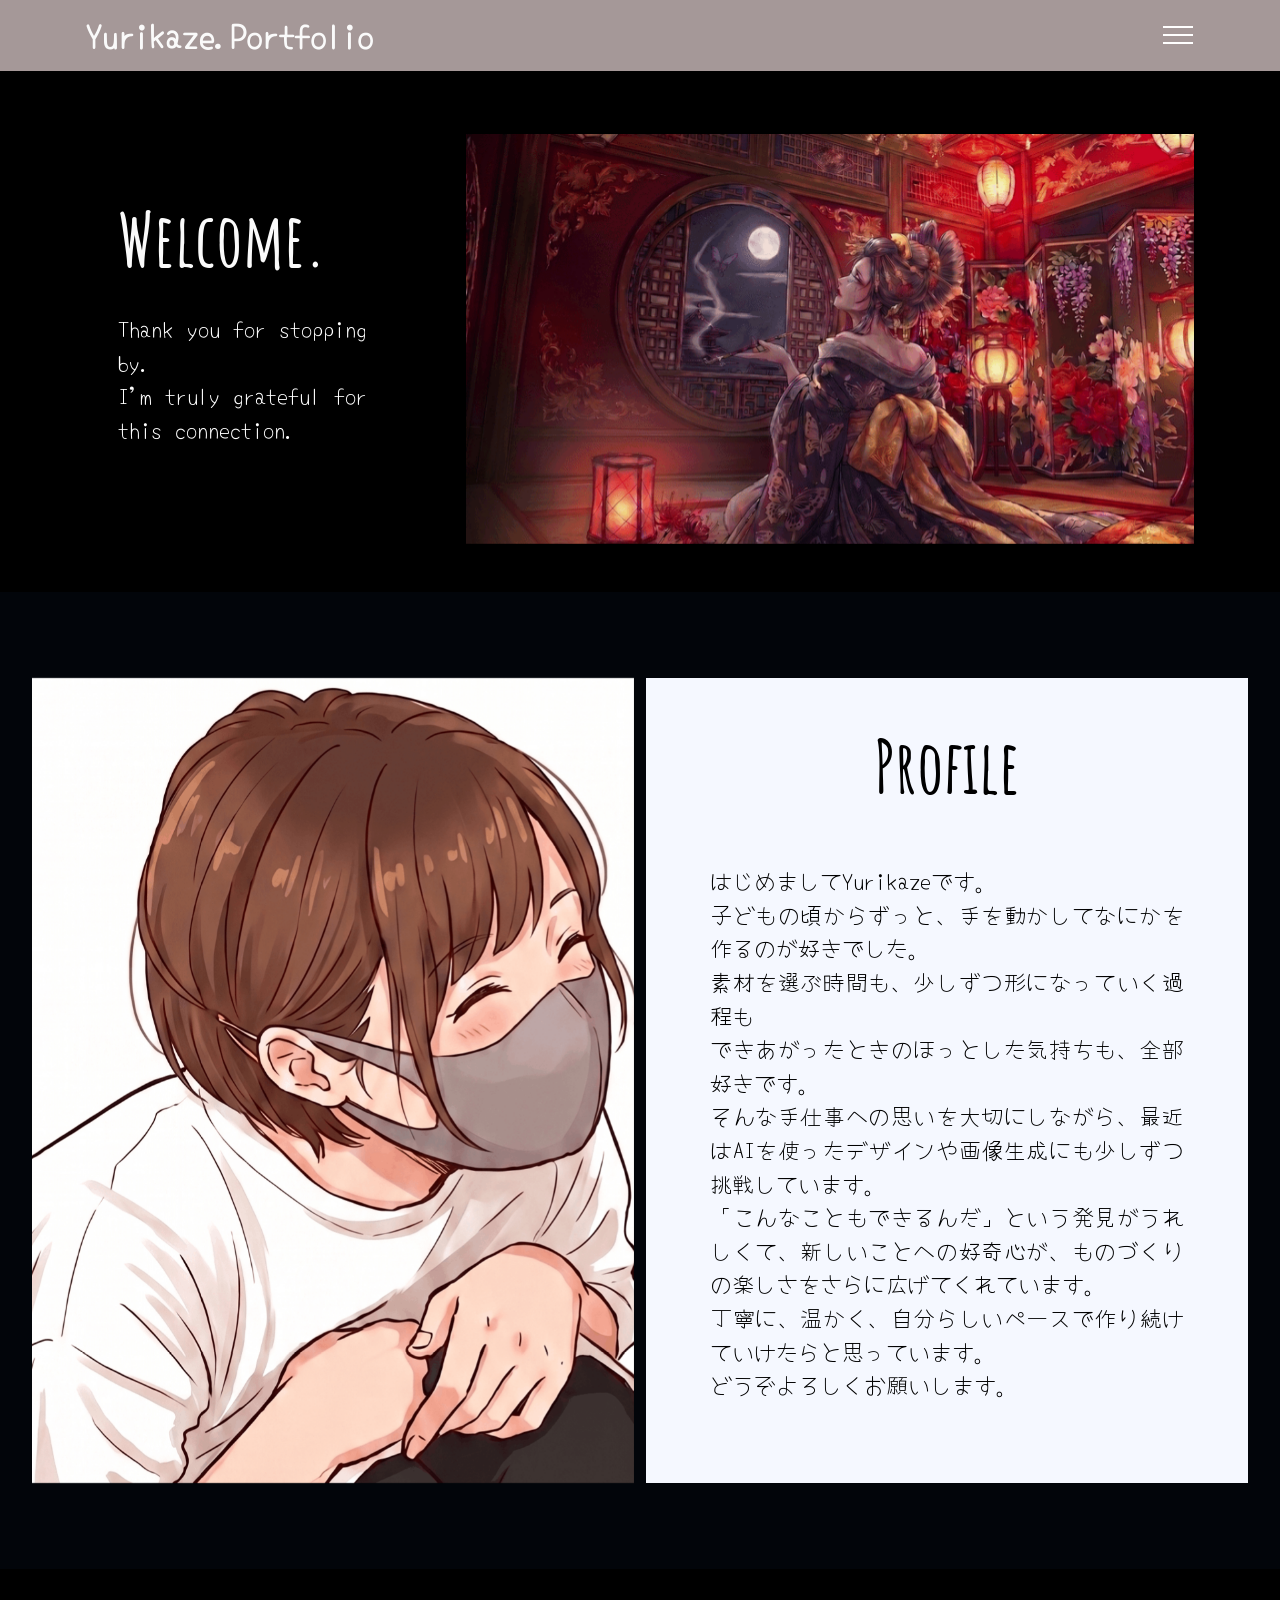
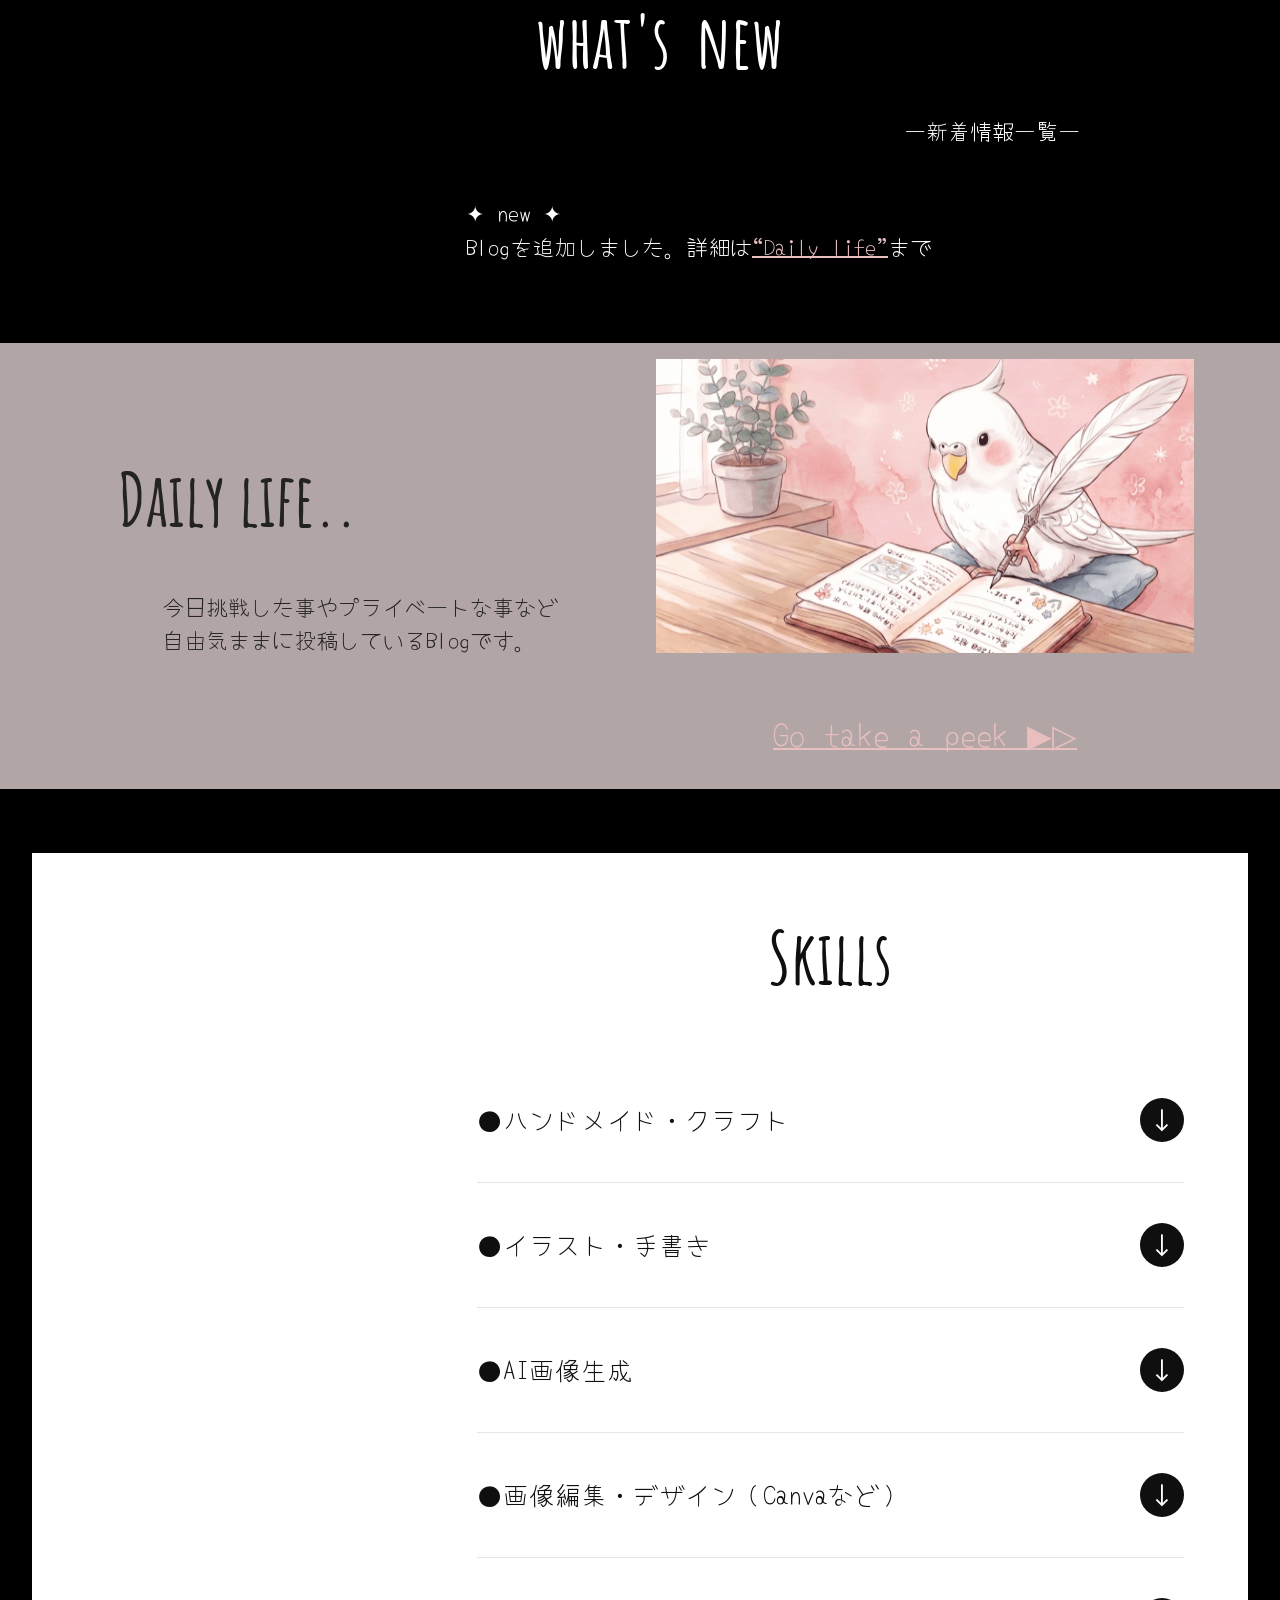
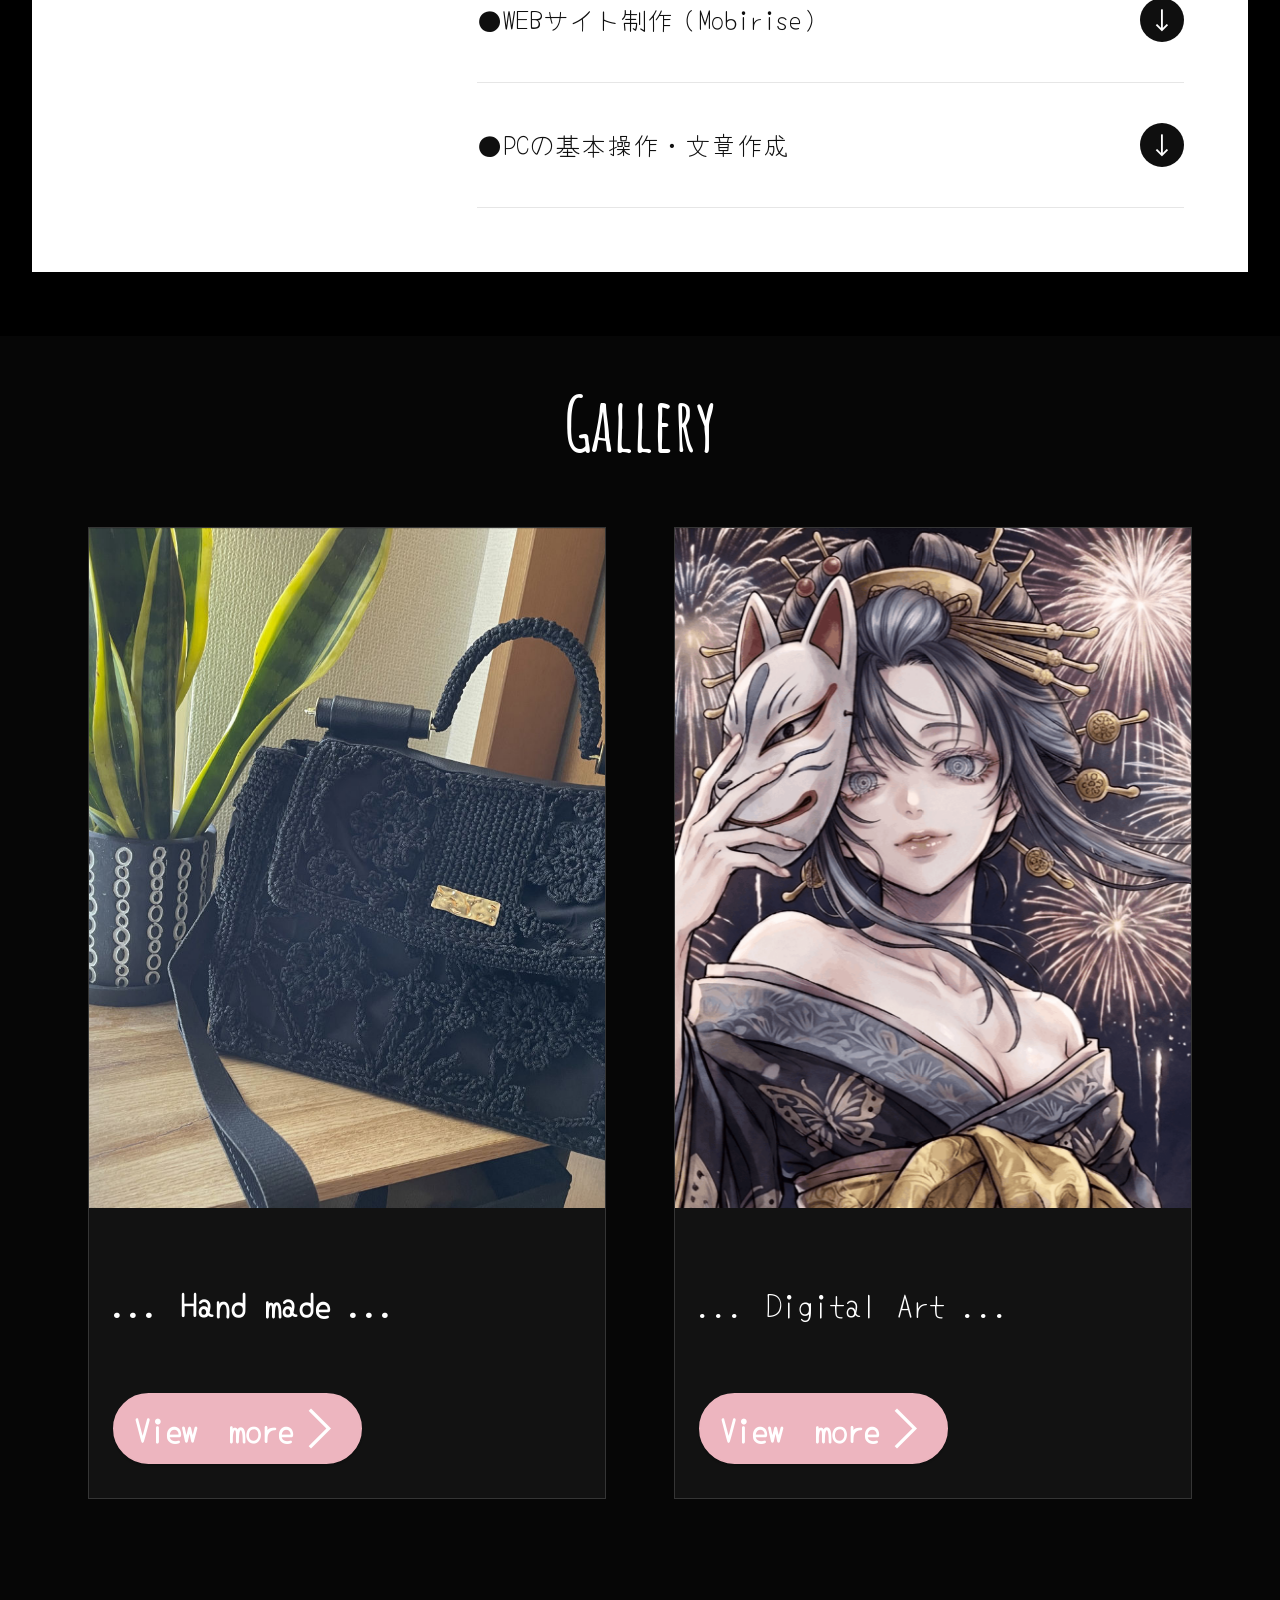
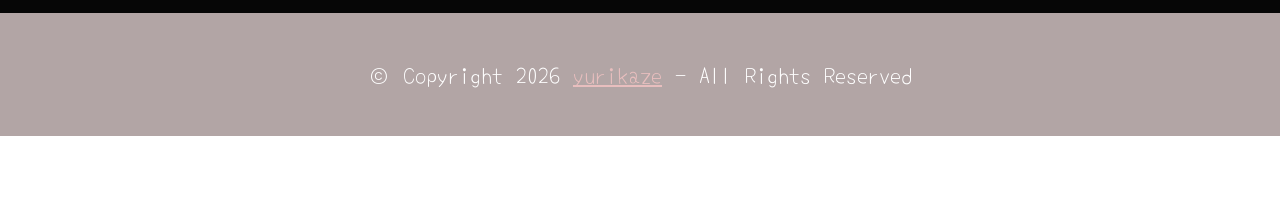
<file: index.html>
<!DOCTYPE html>
<html  >
<head>
  <!-- Site made with Mobirise Website Builder v6.1.12, https://mobirise.com -->
  <meta charset="UTF-8">
  <meta http-equiv="X-UA-Compatible" content="IE=edge">
  <meta name="generator" content="Mobirise v6.1.12, mobirise.com">
  <meta name="twitter:card" content="summary_large_image"/>
  <meta name="twitter:image:src" content="assets/images/index-meta.png">
  <meta property="og:image" content="assets/images/index-meta.png">
  <meta name="twitter:title" content="yurikazeのポートフォリオサイト">
  <meta name="viewport" content="width=device-width, initial-scale=1, minimum-scale=1">
  <link rel="shortcut icon" href="assets/images/e3839be3829ae383bce38388e38395e382a9e383aae382aaefbcbfe3839be383bce383a0e382a2e382a4e382b3e383b3-128x128.png" type="image/x-icon">
  <meta name="description" content="">
  
  
  <title>yurikazeのポートフォリオサイト</title>
  <link rel="stylesheet" href="assets/web/assets/mobirise-icons2/mobirise2.css">
  <link rel="stylesheet" href="assets/bootstrap/css/bootstrap.min.css">
  <link rel="stylesheet" href="assets/animatecss/animate.css">
  <link rel="stylesheet" href="assets/dropdown/css/style.css">
  <link rel="stylesheet" href="assets/theme/css/style.css">
  <link rel="preload" href="https://fonts.googleapis.com/css?family=Yomogi:400&display=swap" as="style" onload="this.onload=null;this.rel='stylesheet'">
  <noscript><link rel="stylesheet" href="https://fonts.googleapis.com/css?family=Yomogi:400&display=swap"></noscript>
  <link rel="preload" href="https://fonts.googleapis.com/css?family=Amatic+SC:400,700&display=swap" as="style" onload="this.onload=null;this.rel='stylesheet'">
  <noscript><link rel="stylesheet" href="https://fonts.googleapis.com/css?family=Amatic+SC:400,700&display=swap"></noscript>
  <link rel="preload" as="style" href="assets/mobirise/css/mbr-additional.css?v=0zIrxx"><link rel="stylesheet" href="assets/mobirise/css/mbr-additional.css?v=0zIrxx" type="text/css">

  
  
  
</head>
<body>
  
  <section data-bs-version="5.1" class="menu menu2 shopm5 cid-vnUJdS0ggx" once="menu" id="amenu2-1h">
    

    <nav class="navbar navbar-dropdown navbar-fixed-top collapsed">
        <div class="container">
            <div class="navbar-brand">
                
                <span class="navbar-caption-wrap"><a class="navbar-caption text-white text-primary display-4" href="index.html">Yurikaze.Portfolio</a></span>
            </div>
            <button class="navbar-toggler" type="button" data-toggle="collapse" data-bs-toggle="collapse" data-target="#navbarSupportedContent" data-bs-target="#navbarSupportedContent" aria-controls="navbarNavAltMarkup" aria-expanded="false" aria-label="Toggle navigation">
                <div class="hamburger">
                    <span></span>
                    <span></span>
                    <span></span>
                    <span></span>
                </div>
            </button>
            <div class="collapse navbar-collapse" id="navbarSupportedContent">
                <ul class="navbar-nav nav-dropdown nav-right" data-app-modern-menu="true"><li class="nav-item"><a class="nav-link link text-black text-primary display-5" href="index.html#header02-2m">Profile</a></li><li class="nav-item"><a class="nav-link link text-black text-primary display-5" href="index.html#news01-2y">What's new</a></li><li class="nav-item"><a class="nav-link link text-black text-primary display-5" href="index.html#image2-2z">Daily life</a></li><li class="nav-item"><a class="nav-link link text-black text-primary display-5" href="index.html#list01-2i">Skills</a></li><li class="nav-item dropdown"><a class="nav-link link text-black dropdown-toggle display-5" href="https://mobiri.se" data-toggle="dropdown-submenu" data-bs-toggle="dropdown" data-bs-auto-close="outside" aria-expanded="false">Gallery</a></li><li class="nav-item"><a class="nav-link link text-black show text-primary display-5" href="page1.html">Hand made</a></li><li class="nav-item"><a class="nav-link link text-black show text-primary display-5" href="page2.html">Digital Art</a></li></ul>
                
            </div>
        </div>
    </nav>
</section>

<section data-bs-version="5.1" class="header1 cid-voGyo1JGbc" id="header01-2a">
	

	
	

	<div class="container">
		<div class="row justify-content-center">
			<div class="col-12 col-md-12 col-lg-8 image-wrapper">
				<img class="w-100" src="assets/images/1p-gif.gif" alt="Mobirise Website Builder">
			</div>
			<div class="col-12 col-lg col-md-12">
				<div class="text-wrapper align-left">
					<h1 class="mbr-section-title mbr-fonts-style mb-4 display-2"><strong>Welcome.</strong></h1>
					<p class="mbr-text mbr-fonts-style mb-4 display-7">Thank you for stopping by. <br>I'm truly grateful for this connection.</p>
					
				</div>
			</div>
		</div>
	</div>
</section>

<section data-bs-version="5.1" class="header02 walletm5 cid-voLruEq9JY" id="header02-2m">
    

    
    

    <div class="container-fluid">
        <div class="row">
            <div class="col-12 col-lg-6 card">
                <div class="image-wrapper">
                    <img src="assets/images/e38286e3828ae794bbe5838fe7949fe68890-1050x1212.png" alt="Mobirise Website Builder">
                </div>
            </div>
            <div class="col-12 col-lg-6 card">
                <div class="card-wrapper">
                    <div class="title-wrapper">
                        
                        <h2 class="mbr-section-title mbr-fonts-style display-2"><strong>Profile</strong><br></h2>
                        <p class="mbr-text mbr-fonts-style display-7"><br>はじめましてYurikazeです。<br>子どもの頃からずっと、手を動かしてなにかを作るのが好きでした。<br>素材を選ぶ時間も、少しずつ形になっていく過程も<br>できあがったときのほっとした気持ちも、全部好きです。<br>そんな手仕事への思いを大切にしながら、最近はAIを使ったデザインや画像生成にも少しずつ挑戦しています。<br>「こんなこともできるんだ」という発見がうれしくて、新しいことへの好奇心が、ものづくりの楽しさをさらに広げてくれています。<br>丁寧に、温かく、自分らしいペースで作り続けていけたらと思っています。<br>どうぞよろしくお願いします。<br><br></p>
                        
                    </div>
                </div>
            </div>
        </div>
    </div>
</section>

<section data-bs-version="5.1" class="news01 cid-vr0TNQrtkK" id="news01-2y">
  
  <div class="container">
    <div class="row justify-content-center">
      <div class="col-12 mb-5 content-head">
        <h3 class="mbr-section-title mbr-fonts-style align-center mb-0 display-2"><strong>&nbsp; &nbsp;what's&nbsp; new</strong></h3>
        <h5 class="mbr-section-subtitle mbr-fonts-style align-center mb-0 mt-4 display-7">　　　　　　　　　　　　　　　　　　　　　　　　　　　　　　　　ー新着情報一覧ー<br></h5>
      </div>
    </div>
    <div class="row justify-content-left item features-without-image mb-4 active">
      
      <div class="col-12 col-lg-8 item-wrapper">
       <p class="mbr-text mbr-fonts-style mt-0 display-7">✦ new ✦　<br>Blogを追加しました。詳細は<a href="index.html#image2-2z" class="text-primary">“Daily life”</a>まで<br></p>
        
      </div>

    </div>
    
    
  </div>
</section>

<section data-bs-version="5.1" class="image2 cid-vr1gZKySSC" id="image2-2z">
    

    
    

    <div class="container">
        <div class="row align-items-center">
            <div class="col-12 col-lg-6">
                <div class="image-wrapper">
                    <img src="assets/images/e794bbe5838fe7949fe68890efbcbfe697a5e8a898e382a2e382a4e382b3e383b3efbcbfe5ae8ce68890e78988-1076x587.png" alt="Mobirise Website Builder">
                    <p class="mbr-description mbr-fonts-style mt-2 align-center display-4"><br><strong><a href="https://note.com/yurikaze_0412" class="text-primary" target="_blank">Go take a peek</a></strong><a href="https://note.com/yurikaze_0412" class="text-primary" target="_blank"> ▶▷</a></p>
                </div>
            </div>
            <div class="col-12 col-lg">
                <div class="text-wrapper">
                    <h3 class="mbr-section-title mbr-fonts-style mb-3 display-2"><strong>Daily life..</strong></h3>
                    <p class="mbr-text mbr-fonts-style display-7">　　　　<br>　　今日挑戦した事やプライベートな事など<br>　　自由気ままに投稿しているBlogです。</p>
                </div>
            </div>
        </div>
    </div>
</section>

<section data-bs-version="5.1" class="list01 patternm5 cid-voKEXo6BIz" id="list01-2i">
    

    
    

    <div class="container-fluid">
        <div class="row">
            <div class="col-12 card">
                <div class="card-wrapper flex-row-reverse">
                    <div class="content-wrapper">
                        <div class="title-wrapper">
                            <h2 class="mbr-section-title mbr-fonts-style display-2"><strong>Skills</strong></h2>
                            <div id="bootstrap-accordion_5" class="panel-group accordionStyles accordion" role="tablist" aria-multiselectable="true">
                                <div class="card">
                                    <div class="card-header" role="tab" id="headingOne">
                                        <a role="button" class="panel-title collapsed" data-toggle="collapse" data-bs-toggle="collapse" data-core="" href="#collapse1_5" aria-expanded="false" aria-controls="collapse1">
                                            <h4 class="panel-title-edit mbr-fonts-style display-5">●ハンドメイド・クラフト</h4>
                                            <div class="icon-wrapper">
                                                <span class="sign mobi-mbri mobi-mbri-down mbr-iconfont"></span>
                                            </div>
                                        </a>
                                    </div>
                                    <div id="collapse1_5" class="panel-collapse noScroll collapse" role="tabpanel" aria-labelledby="headingOne" data-parent="#accordion" data-bs-parent="#bootstrap-accordion_5">
                                        <div class="panel-body">
                                            <p class="panel-text mbr-fonts-style display-7">子どもの頃から続けてきた、いちばんの土台。素材選びから仕上げまで、細部にこだわって制作しています。
                                            </p>
                                        </div>
                                    </div>
                                </div>
                                <div class="card">
                                    <div class="card-header" role="tab" id="headingTwo">
                                        <a role="button" class="panel-title collapsed" data-toggle="collapse" data-bs-toggle="collapse" data-core="" href="#collapse2_5" aria-expanded="false" aria-controls="collapse2">
                                            <h4 class="panel-title-edit mbr-fonts-style display-5">●イラスト・手書き</h4>
                                            <div class="icon-wrapper">
                                                <span class="sign mobi-mbri mobi-mbri-down mbr-iconfont"></span>
                                            </div>
                                        </a>
                                    </div>
                                    <div id="collapse2_5" class="panel-collapse noScroll collapse" role="tabpanel" aria-labelledby="headingTwo" data-parent="#accordion" data-bs-parent="#bootstrap-accordion_5">
                                        <div class="panel-body">
                                            <p class="panel-text mbr-fonts-style display-7">手で描く温かみを大切にしながら、少しずつ表現の幅を広げています。
                                            </p>
                                        </div>
                                    </div>
                                </div>
                                <div class="card">
                                    <div class="card-header" role="tab" id="headingThree">
                                        <a role="button" class="panel-title collapsed" data-toggle="collapse" data-bs-toggle="collapse" data-core="" href="#collapse3_5" aria-expanded="false" aria-controls="collapse3">
                                            <h4 class="panel-title-edit mbr-fonts-style display-5">●AI画像生成</h4>
                                            <div class="icon-wrapper">
                                                <span class="sign mobi-mbri mobi-mbri-down mbr-iconfont"></span>
                                            </div>
                                        </a>
                                    </div>
                                    <div id="collapse3_5" class="panel-collapse noScroll collapse" role="tabpanel" aria-labelledby="headingThree" data-parent="#accordion" data-bs-parent="#bootstrap-accordion_5">
                                        <div class="panel-body">
                                            <p class="panel-text mbr-fonts-style display-7">AIの可能性にわくわくしながら、自分らしい世界観を表現できるよう挑戦中です。
                                            </p>
                                        </div>
                                    </div>
                                </div>
                                <div class="card">
                                    <div class="card-header" role="tab" id="headingFour">
                                        <a role="button" class="panel-title collapsed" data-toggle="collapse" data-bs-toggle="collapse" data-core="" href="#collapse4_5" aria-expanded="false" aria-controls="collapse4">
                                            <h4 class="panel-title-edit mbr-fonts-style display-5">●画像編集・デザイン（Canvaなど）</h4>
                                            <div class="icon-wrapper">
                                                <span class="sign mobi-mbri mobi-mbri-down mbr-iconfont"></span>
                                            </div>
                                        </a>
                                    </div>
                                    <div id="collapse4_5" class="panel-collapse noScroll collapse" role="tabpanel" aria-labelledby="headingFour" data-parent="#accordion" data-bs-parent="#bootstrap-accordion_5">
                                        <div class="panel-body">
                                            <p class="panel-text mbr-fonts-style display-7">作品をより美しく見せるために、少しずつ使い方を覚えているところです。
                                            </p>
                                        </div>
                                    </div>
                                </div>
                                <div class="card">
                                    <div class="card-header" role="tab" id="headingFive">
                                        <a role="button" class="panel-title collapsed" data-toggle="collapse" data-bs-toggle="collapse" data-core="" href="#collapse5_5" aria-expanded="false" aria-controls="collapse5">
                                            <h4 class="panel-title-edit mbr-fonts-style display-5">●WEBサイト制作（Mobirise）</h4>
                                            <div class="icon-wrapper">
                                                <span class="sign mobi-mbri mobi-mbri-down mbr-iconfont"></span>
                                            </div>
                                        </a>
                                    </div>
                                    <div id="collapse5_5" class="panel-collapse noScroll collapse" role="tabpanel" aria-labelledby="headingFive" data-parent="#accordion" data-bs-parent="#bootstrap-accordion_5">
                                        <div class="panel-body">
                                            <p class="panel-text mbr-fonts-style display-7">このポートフォリオサイト自体が、最初の挑戦です。
                                            </p>
                                        </div>
                                    </div>
                                </div>
                                <div class="card">
                                    <div class="card-header" role="tab" id="headingSix">
                                        <a role="button" class="panel-title collapsed" data-toggle="collapse" data-bs-toggle="collapse" data-core="" href="#collapse6_5" aria-expanded="false" aria-controls="collapse6">
                                            <h4 class="panel-title-edit mbr-fonts-style display-5">●PCの基本操作・文章作成</h4>
                                            <div class="icon-wrapper">
                                                <span class="sign mobi-mbri mobi-mbri-down mbr-iconfont"></span>
                                            </div>
                                        </a>
                                    </div>
                                    <div id="collapse6_5" class="panel-collapse noScroll collapse" role="tabpanel" aria-labelledby="headingSix" data-parent="#accordion" data-bs-parent="#bootstrap-accordion_5">
                                        <div class="panel-body">
                                            <p class="panel-text mbr-fonts-style display-7">基本的な操作や文書作成を練習しながら、少しずつ使いこなせるようになってきています。
                                            </p>
                                        </div>
                                    </div>
                                </div>
                            </div>
                        </div>
                    </div>
                </div>
            </div>
        </div>
    </div>
</section>

<section data-bs-version="5.1" class="features01 progressm5 cid-voKDZ30DKn" id="pricing01-2g">
    

    
    

    <div class="container">
        <div class="row">
            <div class="col-12">
                <div class="title-wrapper">
                    <h2 class="mbr-section-title mbr-fonts-style display-2"><strong>Gallery</strong><br></h2>
                    <div class="text-wrapper">
                        
                    </div>
                </div>
            </div>
        </div>
        <div class="row items-wrapper">
            <div class="item features-image col-12 col-lg-6">
                <div class="item-wrapper">
                    <div class="item-wrap">
                        <div class="item-img">
                            <div class="image-wrap">
                                <img src="assets/images/e3839be3829ae383bce38388e38395e382a9e383aae382aaefbcbfe3838fe383b3e38388e38299e383a1e382a4e38388e38299e794bbe5838f-1380x1035.jpg" alt="Mobirise Website Builder">
                            </div>
                            <div class="number-wrap">
                                
                            </div>
                            <div class="item-content">
                                
                                <p class="item-text mbr-fonts-style display-4">&nbsp;<br><strong>... Hand made ...</strong><br><strong><br></strong></p>
                                <div class="mbr-section-btn"><a class="btn btn-secondary display-4" href="page1.html">View　more<span class="mobi-mbri mobi-mbri-arrow-next mbr-iconfont mbr-iconfont-btn"></span></a></div>
                            </div>
                        </div>
                        
                    </div>
                </div>
            </div>
            <div class="item features-image col-12 col-lg-6">
                <div class="item-wrapper">
                    <div class="item-wrap">
                        <div class="item-img">
                            <div class="image-wrap">
                                <img src="assets/images/e6b5b7e5a496e794a8efbcbfe88ab1e9ad81efbcbfgeminie4bfaee6ada3e5ae8ce4ba86-795x701.png" alt="Mobirise Website Builder">
                            </div>
                            <div class="number-wrap">
                                
                            </div>
                            <div class="item-content">
                                
                                <p class="item-text mbr-fonts-style display-4"><br>... Digital Art ...<br><br></p>
                                <div class="mbr-section-btn"><a class="btn btn-secondary display-4" href="page2.html"><span class="mobi-mbri mobi-mbri-arrow-next mbr-iconfont mbr-iconfont-btn"></span>View　more</a></div>
                            </div>
                        </div>
                        
                    </div>
                </div>
            </div>
        </div>
    </div>
</section>

<section data-bs-version="5.1" class="footer7 cid-vr20AgTkq0" once="footers" id="footer7-30">

    

    

    <div class="container">
        <div class="media-container-row align-center mbr-white">
            <div class="col-12">
                <p class="mbr-text mb-0 mbr-fonts-style display-7">
                    © Copyright 2026 <a href="index.html#header02-2m" class="text-primary">yurikaze</a> - All Rights Reserved
                </p>
            </div>
        </div>
    </div>
</section><section class="display-7" style="padding: 0;align-items: center;justify-content: center;flex-wrap: wrap;    align-content: center;display: flex;position: relative;height: 4rem;"><a href="https://mobiri.se/4089600" style="flex: 1 1;height: 4rem;position: absolute;width: 100%;z-index: 1;"><img alt="" style="height: 4rem;" src="[data-uri]"></a><p style="margin: 0;text-align: center;" class="display-7">&#8204;</p><a style="z-index:1" href="https://mobirise.com/builder/ai-website-builder.html">AI Website Builder</a></section><script src="assets/bootstrap/js/bootstrap.bundle.min.js"></script>  <script src="assets/smoothscroll/smooth-scroll.js"></script>  <script src="assets/ytplayer/index.js"></script>  <script src="assets/dropdown/js/navbar-dropdown.js"></script>  <script src="assets/mbr-switch-arrow/mbr-switch-arrow.js"></script>  <script src="assets/theme/js/script.js"></script>  
  
  
 <div id="scrollToTop" class="scrollToTop mbr-arrow-up"><a style="text-align: center;"><i class="mbr-arrow-up-icon mbr-arrow-up-icon-cm cm-icon cm-icon-smallarrow-up"></i></a></div>
    <input name="animation" type="hidden">
  </body>
</html>
</file>
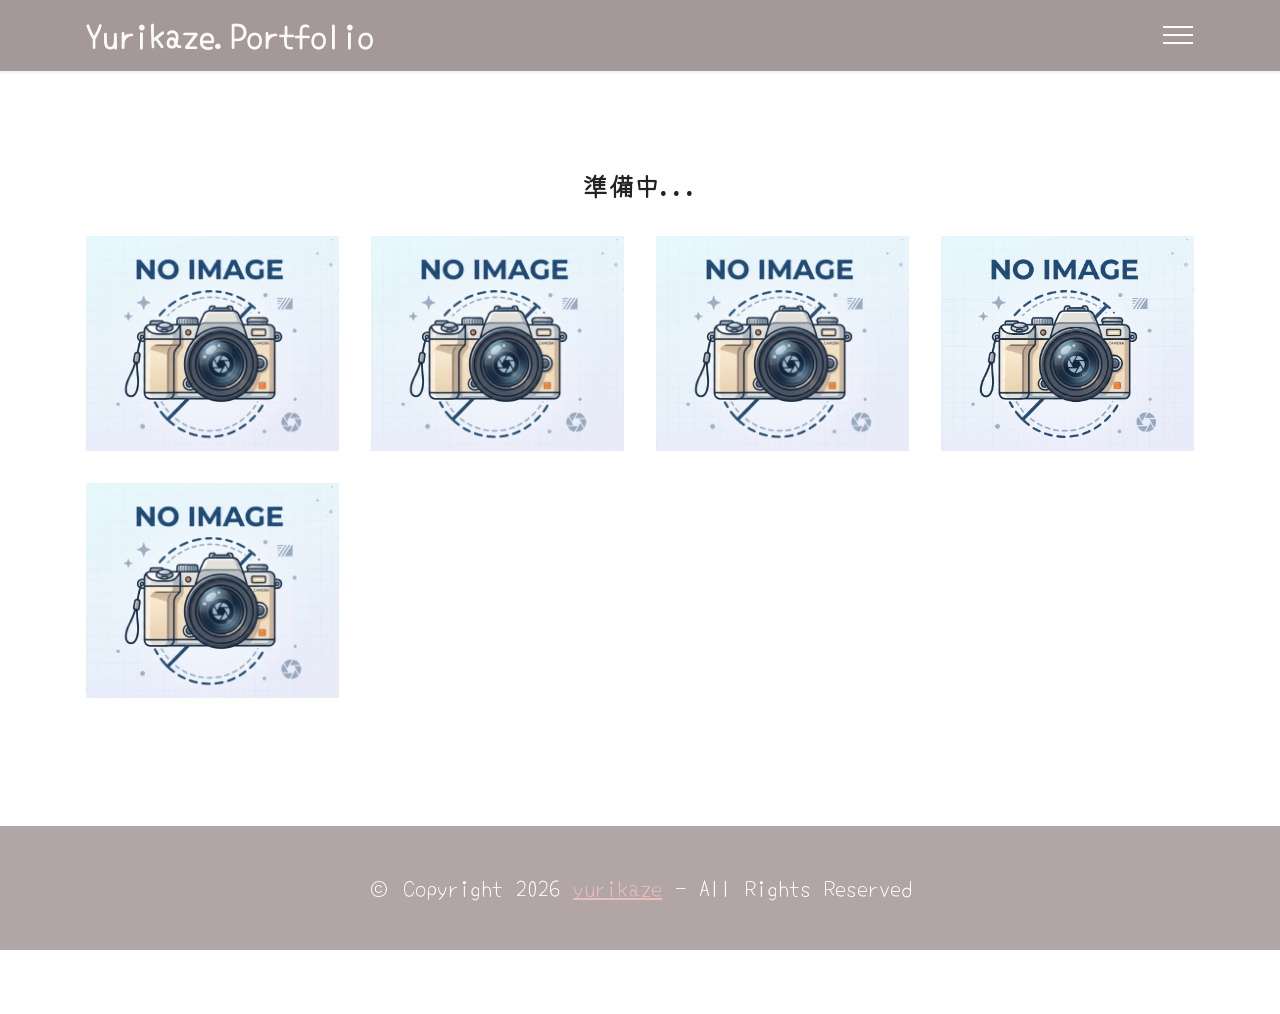
<file: page1.html>
<!DOCTYPE html>
<html  >
<head>
  <!-- Site made with Mobirise Website Builder v6.1.12, https://mobirise.com -->
  <meta charset="UTF-8">
  <meta http-equiv="X-UA-Compatible" content="IE=edge">
  <meta name="generator" content="Mobirise v6.1.12, mobirise.com">
  <meta name="viewport" content="width=device-width, initial-scale=1, minimum-scale=1">
  <link rel="shortcut icon" href="assets/images/e3839be3829ae383bce38388e38395e382a9e383aae382aaefbcbfe3839be383bce383a0e382a2e382a4e382b3e383b3-128x128.png" type="image/x-icon">
  <meta name="description" content="">
  
  
  <title>ハンドメイド　ギャラリー集</title>
  <link rel="stylesheet" href="assets/web/assets/mobirise-icons2/mobirise2.css">
  <link rel="stylesheet" href="assets/bootstrap/css/bootstrap.min.css">
  <link rel="stylesheet" href="assets/animatecss/animate.css">
  <link rel="stylesheet" href="assets/dropdown/css/style.css">
  <link rel="stylesheet" href="assets/theme/css/style.css">
  <link rel="preload" href="https://fonts.googleapis.com/css?family=Yomogi:400&display=swap" as="style" onload="this.onload=null;this.rel='stylesheet'">
  <noscript><link rel="stylesheet" href="https://fonts.googleapis.com/css?family=Yomogi:400&display=swap"></noscript>
  <link rel="preload" href="https://fonts.googleapis.com/css?family=Amatic+SC:400,700&display=swap" as="style" onload="this.onload=null;this.rel='stylesheet'">
  <noscript><link rel="stylesheet" href="https://fonts.googleapis.com/css?family=Amatic+SC:400,700&display=swap"></noscript>
  <link rel="preload" as="style" href="assets/mobirise/css/mbr-additional.css?v=IoSCka"><link rel="stylesheet" href="assets/mobirise/css/mbr-additional.css?v=IoSCka" type="text/css">

  
  
  
</head>
<body>
  
  <section data-bs-version="5.1" class="menu menu2 shopm5 cid-vnUJdS0ggx" once="menu" id="amenu2-1j">
    

    <nav class="navbar navbar-dropdown navbar-fixed-top collapsed">
        <div class="container">
            <div class="navbar-brand">
                
                <span class="navbar-caption-wrap"><a class="navbar-caption text-white text-primary display-4" href="index.html">Yurikaze.Portfolio</a></span>
            </div>
            <button class="navbar-toggler" type="button" data-toggle="collapse" data-bs-toggle="collapse" data-target="#navbarSupportedContent" data-bs-target="#navbarSupportedContent" aria-controls="navbarNavAltMarkup" aria-expanded="false" aria-label="Toggle navigation">
                <div class="hamburger">
                    <span></span>
                    <span></span>
                    <span></span>
                    <span></span>
                </div>
            </button>
            <div class="collapse navbar-collapse" id="navbarSupportedContent">
                <ul class="navbar-nav nav-dropdown nav-right" data-app-modern-menu="true"><li class="nav-item"><a class="nav-link link text-black text-primary display-5" href="index.html#header02-2m">Profile</a></li><li class="nav-item"><a class="nav-link link text-black text-primary display-5" href="index.html#news01-2y">What's new</a></li><li class="nav-item"><a class="nav-link link text-black text-primary display-5" href="index.html#image2-2z">Daily life</a></li><li class="nav-item"><a class="nav-link link text-black text-primary display-5" href="index.html#list01-2i">Skills</a></li><li class="nav-item dropdown"><a class="nav-link link text-black dropdown-toggle display-5" href="https://mobiri.se" data-toggle="dropdown-submenu" data-bs-toggle="dropdown" data-bs-auto-close="outside" aria-expanded="false">Gallery</a></li><li class="nav-item"><a class="nav-link link text-black show text-primary display-5" href="page1.html">Hand made</a></li><li class="nav-item"><a class="nav-link link text-black show text-primary display-5" href="page2.html">Digital Art</a></li></ul>
                
            </div>
        </div>
    </nav>
</section>

<section data-bs-version="5.1" class="gallery5 mbr-gallery cid-voEkXfDxAw" id="gallery5-1z">
    

    
    

    <div class="container">
        <div class="mbr-section-head">
            <h1 class="mbr-section-title mbr-fonts-style align-center m-0 display-5"><strong>準備中...</strong></h1>
            
        </div>
        <div class="row mbr-gallery mt-4">
            <div class="col-12 col-md-6 col-lg-3 item gallery-image">
                <div class="item-wrapper" data-toggle="modal" data-bs-toggle="modal" data-target="#vrAm82ZvV8-modal" data-bs-target="#vrAm82ZvV8-modal">
                    <img class="w-100" src="assets/images/e794bbe5838fe6ba96e58299e4b8adefbc92-1032x876.png" alt="Mobirise Website Builder" data-slide-to="0" data-bs-slide-to="0" data-target="#lb-vrAm82ZvV8" data-bs-target="#lb-vrAm82ZvV8">
                    <div class="icon-wrapper">
                        <span class="mobi-mbri mobi-mbri-search mbr-iconfont mbr-iconfont-btn"></span>
                    </div>
                </div>
                
            </div>
            <div class="col-12 col-md-6 col-lg-3 item gallery-image">
                <div class="item-wrapper" data-toggle="modal" data-bs-toggle="modal" data-target="#vrAm82ZvV8-modal" data-bs-target="#vrAm82ZvV8-modal">
                    <img class="w-100" src="assets/images/e794bbe5838fe6ba96e58299e4b8adefbc92-1032x876.png" alt="Mobirise Website Builder" data-slide-to="1" data-bs-slide-to="1" data-target="#lb-vrAm82ZvV8" data-bs-target="#lb-vrAm82ZvV8">
                    <div class="icon-wrapper">
                        <span class="mobi-mbri mobi-mbri-search mbr-iconfont mbr-iconfont-btn"></span>
                    </div>
                </div>
                
            </div>
            <div class="col-12 col-md-6 col-lg-3 item gallery-image">
                <div class="item-wrapper" data-toggle="modal" data-bs-toggle="modal" data-target="#vrAm82ZvV8-modal" data-bs-target="#vrAm82ZvV8-modal">
                    <img class="w-100" src="assets/images/e794bbe5838fe6ba96e58299e4b8adefbc92-1032x876.png" alt="Mobirise Website Builder" data-slide-to="2" data-bs-slide-to="2" data-target="#lb-vrAm82ZvV8" data-bs-target="#lb-vrAm82ZvV8">
                    <div class="icon-wrapper">
                        <span class="mobi-mbri mobi-mbri-search mbr-iconfont mbr-iconfont-btn"></span>
                    </div>
                </div>
                
            </div><div class="col-12 col-md-6 col-lg-3 item gallery-image">
                <div class="item-wrapper" data-toggle="modal" data-bs-toggle="modal" data-target="#vrAm82ZvV8-modal" data-bs-target="#vrAm82ZvV8-modal">
                    <img class="w-100" src="assets/images/e794bbe5838fe6ba96e58299e4b8adefbc92-1604x1362.png" alt="Mobirise Website Builder" data-slide-to="3" data-bs-slide-to="3" data-target="#lb-vrAm82ZvV8" data-bs-target="#lb-vrAm82ZvV8">
                    <div class="icon-wrapper">
                        <span class="mobi-mbri mobi-mbri-search mbr-iconfont mbr-iconfont-btn"></span>
                    </div>
                </div>
                
            </div>
            <div class="col-12 col-md-6 col-lg-3 item gallery-image">
                <div class="item-wrapper" data-toggle="modal" data-bs-toggle="modal" data-target="#vrAm82ZvV8-modal" data-bs-target="#vrAm82ZvV8-modal">
                    <img class="w-100" src="assets/images/e794bbe5838fe6ba96e58299e4b8adefbc92-1032x876.png" alt="Mobirise Website Builder" data-slide-to="4" data-bs-slide-to="4" data-target="#lb-vrAm82ZvV8" data-bs-target="#lb-vrAm82ZvV8">
                    <div class="icon-wrapper">
                        <span class="mobi-mbri mobi-mbri-search mbr-iconfont mbr-iconfont-btn"></span>
                    </div>
                </div>
                
            </div>
        </div>

        <div class="modal mbr-slider" tabindex="-1" role="dialog" aria-hidden="true" id="vrAm82ZvV8-modal">
            <div class="modal-dialog" role="document">
                <div class="modal-content">
                    <div class="modal-body">
                        <div class="carousel slide" id="lb-vrAm82ZvV8" data-interval="5000" data-bs-interval="5000">
                            <div class="carousel-inner">
                                <div class="carousel-item active">
                                    <img class="d-block w-100" src="assets/images/e794bbe5838fe6ba96e58299e4b8adefbc92-1032x876.png" alt="Mobirise Website Builder">
                                </div>
                                <div class="carousel-item">
                                    <img class="d-block w-100" src="assets/images/e794bbe5838fe6ba96e58299e4b8adefbc92-1032x876.png" alt="Mobirise Website Builder">
                                </div>
                                <div class="carousel-item">
                                    <img class="d-block w-100" src="assets/images/e794bbe5838fe6ba96e58299e4b8adefbc92-1032x876.png" alt="Mobirise Website Builder">
                                </div><div class="carousel-item">
                                    <img class="d-block w-100" src="assets/images/e794bbe5838fe6ba96e58299e4b8adefbc92-1604x1362.png" alt="Mobirise Website Builder">
                                </div>
                                <div class="carousel-item">
                                    <img class="d-block w-100" src="assets/images/e794bbe5838fe6ba96e58299e4b8adefbc92-1032x876.png" alt="Mobirise Website Builder">
                                </div>
                            </div>
                            <ol class="carousel-indicators">
                                <li data-slide-to="0" data-bs-slide-to="0" class="active" data-target="#lb-vrAm82ZvV8" data-bs-target="#lb-vrAm82ZvV8"></li>
                                <li data-slide-to="1" data-bs-slide-to="1" data-target="#lb-vrAm82ZvV8" data-bs-target="#lb-vrAm82ZvV8"></li>
                                <li data-slide-to="2" data-bs-slide-to="2" data-target="#lb-vrAm82ZvV8" data-bs-target="#lb-vrAm82ZvV8"></li><li data-slide-to="3" data-bs-slide-to="3" data-target="#lb-vrAm82ZvV8" data-bs-target="#lb-vrAm82ZvV8"></li>
                                <li data-slide-to="4" data-bs-slide-to="4" data-target="#lb-vrAm82ZvV8" data-bs-target="#lb-vrAm82ZvV8"></li>
                            </ol>
                            <a role="button" href="" class="close" data-dismiss="modal" data-bs-dismiss="modal" aria-label="Close">
                            </a>
                            <a class="carousel-control-prev carousel-control" role="button" data-slide="prev" data-bs-slide="prev" href="#lb-vrAm82ZvV8">
                                <span class="mobi-mbri mobi-mbri-arrow-prev" aria-hidden="true"></span>
                                <span class="sr-only visually-hidden">Previous</span>
                            </a>
                            <a class="carousel-control-next carousel-control" role="button" data-slide="next" data-bs-slide="next" href="#lb-vrAm82ZvV8">
                                <span class="mobi-mbri mobi-mbri-arrow-next" aria-hidden="true"></span>
                                <span class="sr-only visually-hidden">Next</span>
                            </a>
                        </div>
                    </div>
                </div>
            </div>
        </div>
    </div>
</section>

<section data-bs-version="5.1" class="footer7 cid-vr20AgTkq0" once="footers" id="footer7-30">

    

    

    <div class="container">
        <div class="media-container-row align-center mbr-white">
            <div class="col-12">
                <p class="mbr-text mb-0 mbr-fonts-style display-7">
                    © Copyright 2026 <a href="index.html#header02-2m" class="text-primary">yurikaze</a> - All Rights Reserved
                </p>
            </div>
        </div>
    </div>
</section><section class="display-7" style="padding: 0;align-items: center;justify-content: center;flex-wrap: wrap;    align-content: center;display: flex;position: relative;height: 4rem;"><a href="https://mobiri.se/4089600" style="flex: 1 1;height: 4rem;position: absolute;width: 100%;z-index: 1;"><img alt="" style="height: 4rem;" src="[data-uri]"></a><p style="margin: 0;text-align: center;" class="display-7">&#8204;</p><a style="z-index:1" href="https://mobirise.com"> Website Software</a></section><script src="assets/bootstrap/js/bootstrap.bundle.min.js"></script>  <script src="assets/smoothscroll/smooth-scroll.js"></script>  <script src="assets/ytplayer/index.js"></script>  <script src="assets/dropdown/js/navbar-dropdown.js"></script>  <script src="assets/theme/js/script.js"></script>  
  
  
 <div id="scrollToTop" class="scrollToTop mbr-arrow-up"><a style="text-align: center;"><i class="mbr-arrow-up-icon mbr-arrow-up-icon-cm cm-icon cm-icon-smallarrow-up"></i></a></div>
    <input name="animation" type="hidden">
  </body>
</html>
</file>
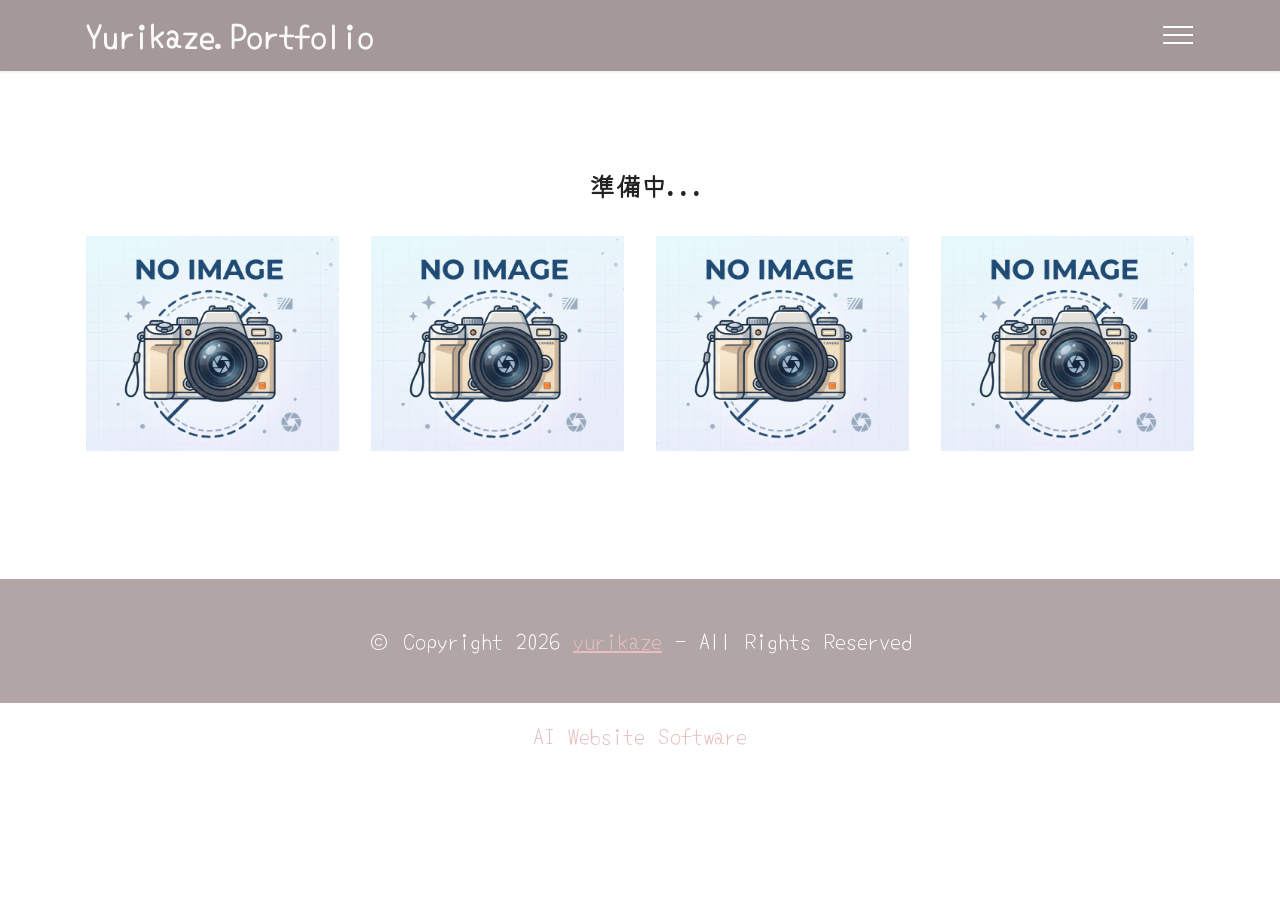
<file: page2.html>
<!DOCTYPE html>
<html  >
<head>
  <!-- Site made with Mobirise Website Builder v6.1.12, https://mobirise.com -->
  <meta charset="UTF-8">
  <meta http-equiv="X-UA-Compatible" content="IE=edge">
  <meta name="generator" content="Mobirise v6.1.12, mobirise.com">
  <meta name="viewport" content="width=device-width, initial-scale=1, minimum-scale=1">
  <link rel="shortcut icon" href="assets/images/e3839be3829ae383bce38388e38395e382a9e383aae382aaefbcbfe3839be383bce383a0e382a2e382a4e382b3e383b3-128x128.png" type="image/x-icon">
  <meta name="description" content="">
  
  
  <title>デジタルアート　ギャラリー集</title>
  <link rel="stylesheet" href="assets/web/assets/mobirise-icons2/mobirise2.css">
  <link rel="stylesheet" href="assets/bootstrap/css/bootstrap.min.css">
  <link rel="stylesheet" href="assets/animatecss/animate.css">
  <link rel="stylesheet" href="assets/dropdown/css/style.css">
  <link rel="stylesheet" href="assets/theme/css/style.css">
  <link rel="preload" href="https://fonts.googleapis.com/css?family=Yomogi:400&display=swap" as="style" onload="this.onload=null;this.rel='stylesheet'">
  <noscript><link rel="stylesheet" href="https://fonts.googleapis.com/css?family=Yomogi:400&display=swap"></noscript>
  <link rel="preload" href="https://fonts.googleapis.com/css?family=Amatic+SC:400,700&display=swap" as="style" onload="this.onload=null;this.rel='stylesheet'">
  <noscript><link rel="stylesheet" href="https://fonts.googleapis.com/css?family=Amatic+SC:400,700&display=swap"></noscript>
  <link rel="preload" as="style" href="assets/mobirise/css/mbr-additional.css?v=n3iBfP"><link rel="stylesheet" href="assets/mobirise/css/mbr-additional.css?v=n3iBfP" type="text/css">

  
  
  
</head>
<body>
  
  <section data-bs-version="5.1" class="menu menu2 shopm5 cid-vozNx0C8wn" once="menu" id="amenu2-1k">
    

    <nav class="navbar navbar-dropdown navbar-fixed-top collapsed">
        <div class="container">
            <div class="navbar-brand">
                
                <span class="navbar-caption-wrap"><a class="navbar-caption text-white text-primary display-4" href="index.html">Yurikaze.Portfolio</a></span>
            </div>
            <button class="navbar-toggler" type="button" data-toggle="collapse" data-bs-toggle="collapse" data-target="#navbarSupportedContent" data-bs-target="#navbarSupportedContent" aria-controls="navbarNavAltMarkup" aria-expanded="false" aria-label="Toggle navigation">
                <div class="hamburger">
                    <span></span>
                    <span></span>
                    <span></span>
                    <span></span>
                </div>
            </button>
            <div class="collapse navbar-collapse" id="navbarSupportedContent">
                <ul class="navbar-nav nav-dropdown nav-right" data-app-modern-menu="true"><li class="nav-item"><a class="nav-link link text-black text-primary display-5" href="index.html#header02-2m">Profile</a></li><li class="nav-item"><a class="nav-link link text-black text-primary display-5" href="index.html#news01-2y">What's new</a></li><li class="nav-item"><a class="nav-link link text-black text-primary display-5" href="index.html#image2-2z">Daily life</a></li><li class="nav-item"><a class="nav-link link text-black text-primary display-5" href="index.html#list01-2i">Skills</a></li><li class="nav-item dropdown"><a class="nav-link link text-black dropdown-toggle display-5" href="https://mobiri.se" data-toggle="dropdown-submenu" data-bs-toggle="dropdown" data-bs-auto-close="outside" aria-expanded="false">Gallery</a></li><li class="nav-item"><a class="nav-link link text-black show text-primary display-5" href="page1.html">Hand made</a></li><li class="nav-item"><a class="nav-link link text-black show text-primary display-5" href="page2.html">Digital Art</a></li></ul>
                
            </div>
        </div>
    </nav>
</section>

<section data-bs-version="5.1" class="gallery5 mbr-gallery cid-voEqgEuPtF" id="gallery5-20">
    

    
    

    <div class="container">
        <div class="mbr-section-head">
            <h3 class="mbr-section-title mbr-fonts-style align-center m-0 display-5"><strong>&nbsp;準備中...</strong></h3>
            
        </div>
        <div class="row mbr-gallery mt-4">
            <div class="col-12 col-md-6 col-lg-3 item gallery-image">
                <div class="item-wrapper" data-toggle="modal" data-bs-toggle="modal" data-target="#vrAm866mJ0-modal" data-bs-target="#vrAm866mJ0-modal">
                    <img class="w-100" src="assets/images/e794bbe5838fe6ba96e58299e4b8adefbc92-672x571.png" alt="Mobirise Website Builder" data-slide-to="0" data-bs-slide-to="0" data-target="#lb-vrAm866mJ0" data-bs-target="#lb-vrAm866mJ0">
                    <div class="icon-wrapper">
                        <span class="mobi-mbri mobi-mbri-search mbr-iconfont mbr-iconfont-btn"></span>
                    </div>
                </div>
                
            </div>
            <div class="col-12 col-md-6 col-lg-3 item gallery-image">
                <div class="item-wrapper" data-toggle="modal" data-bs-toggle="modal" data-target="#vrAm866mJ0-modal" data-bs-target="#vrAm866mJ0-modal">
                    <img class="w-100" src="assets/images/e794bbe5838fe6ba96e58299e4b8adefbc92-672x571.png" alt="Mobirise Website Builder" data-slide-to="1" data-bs-slide-to="1" data-target="#lb-vrAm866mJ0" data-bs-target="#lb-vrAm866mJ0">
                    <div class="icon-wrapper">
                        <span class="mobi-mbri mobi-mbri-search mbr-iconfont mbr-iconfont-btn"></span>
                    </div>
                </div>
                
            </div>
            <div class="col-12 col-md-6 col-lg-3 item gallery-image">
                <div class="item-wrapper" data-toggle="modal" data-bs-toggle="modal" data-target="#vrAm866mJ0-modal" data-bs-target="#vrAm866mJ0-modal">
                    <img class="w-100" src="assets/images/e794bbe5838fe6ba96e58299e4b8adefbc92-672x571.png" alt="Mobirise Website Builder" data-slide-to="2" data-bs-slide-to="2" data-target="#lb-vrAm866mJ0" data-bs-target="#lb-vrAm866mJ0">
                    <div class="icon-wrapper">
                        <span class="mobi-mbri mobi-mbri-search mbr-iconfont mbr-iconfont-btn"></span>
                    </div>
                </div>
                
            </div>
            <div class="col-12 col-md-6 col-lg-3 item gallery-image">
                <div class="item-wrapper" data-toggle="modal" data-bs-toggle="modal" data-target="#vrAm866mJ0-modal" data-bs-target="#vrAm866mJ0-modal">
                    <img class="w-100" src="assets/images/e794bbe5838fe6ba96e58299e4b8adefbc92-672x571.png" alt="Mobirise Website Builder" data-slide-to="3" data-bs-slide-to="3" data-target="#lb-vrAm866mJ0" data-bs-target="#lb-vrAm866mJ0">
                    <div class="icon-wrapper">
                        <span class="mobi-mbri mobi-mbri-search mbr-iconfont mbr-iconfont-btn"></span>
                    </div>
                </div>
                
            </div>
        </div>

        <div class="modal mbr-slider" tabindex="-1" role="dialog" aria-hidden="true" id="vrAm866mJ0-modal">
            <div class="modal-dialog" role="document">
                <div class="modal-content">
                    <div class="modal-body">
                        <div class="carousel slide" id="lb-vrAm866mJ0" data-interval="5000" data-bs-interval="5000">
                            <div class="carousel-inner">
                                <div class="carousel-item active">
                                    <img class="d-block w-100" src="assets/images/e794bbe5838fe6ba96e58299e4b8adefbc92-672x571.png" alt="Mobirise Website Builder">
                                </div>
                                <div class="carousel-item">
                                    <img class="d-block w-100" src="assets/images/e794bbe5838fe6ba96e58299e4b8adefbc92-672x571.png" alt="Mobirise Website Builder">
                                </div>
                                <div class="carousel-item">
                                    <img class="d-block w-100" src="assets/images/e794bbe5838fe6ba96e58299e4b8adefbc92-672x571.png" alt="Mobirise Website Builder">
                                </div>
                                <div class="carousel-item">
                                    <img class="d-block w-100" src="assets/images/e794bbe5838fe6ba96e58299e4b8adefbc92-672x571.png" alt="Mobirise Website Builder">
                                </div>
                            </div>
                            <ol class="carousel-indicators">
                                <li data-slide-to="0" data-bs-slide-to="0" class="active" data-target="#lb-vrAm866mJ0" data-bs-target="#lb-vrAm866mJ0"></li>
                                <li data-slide-to="1" data-bs-slide-to="1" data-target="#lb-vrAm866mJ0" data-bs-target="#lb-vrAm866mJ0"></li>
                                <li data-slide-to="2" data-bs-slide-to="2" data-target="#lb-vrAm866mJ0" data-bs-target="#lb-vrAm866mJ0"></li>
                                <li data-slide-to="3" data-bs-slide-to="3" data-target="#lb-vrAm866mJ0" data-bs-target="#lb-vrAm866mJ0"></li>
                            </ol>
                            <a role="button" href="" class="close" data-dismiss="modal" data-bs-dismiss="modal" aria-label="Close">
                            </a>
                            <a class="carousel-control-prev carousel-control" role="button" data-slide="prev" data-bs-slide="prev" href="#lb-vrAm866mJ0">
                                <span class="mobi-mbri mobi-mbri-arrow-prev" aria-hidden="true"></span>
                                <span class="sr-only visually-hidden">Previous</span>
                            </a>
                            <a class="carousel-control-next carousel-control" role="button" data-slide="next" data-bs-slide="next" href="#lb-vrAm866mJ0">
                                <span class="mobi-mbri mobi-mbri-arrow-next" aria-hidden="true"></span>
                                <span class="sr-only visually-hidden">Next</span>
                            </a>
                        </div>
                    </div>
                </div>
            </div>
        </div>
    </div>
</section>

<section data-bs-version="5.1" class="footer7 cid-vr20AgTkq0" once="footers" id="footer7-30">

    

    

    <div class="container">
        <div class="media-container-row align-center mbr-white">
            <div class="col-12">
                <p class="mbr-text mb-0 mbr-fonts-style display-7">
                    © Copyright 2026 <a href="index.html#header02-2m" class="text-primary">yurikaze</a> - All Rights Reserved
                </p>
            </div>
        </div>
    </div>
</section><section class="display-7" style="padding: 0;align-items: center;justify-content: center;flex-wrap: wrap;    align-content: center;display: flex;position: relative;height: 4rem;"><a href="https://mobiri.se/4089600" style="flex: 1 1;height: 4rem;position: absolute;width: 100%;z-index: 1;"><img alt="" style="height: 4rem;" src="[data-uri]"></a><p style="margin: 0;text-align: center;" class="display-7">&#8204;</p><a style="z-index:1" href="https://mobirise.com/builder/ai-website-builder.html">AI Website Software</a></section><script src="assets/bootstrap/js/bootstrap.bundle.min.js"></script>  <script src="assets/smoothscroll/smooth-scroll.js"></script>  <script src="assets/ytplayer/index.js"></script>  <script src="assets/dropdown/js/navbar-dropdown.js"></script>  <script src="assets/theme/js/script.js"></script>  
  
  
 <div id="scrollToTop" class="scrollToTop mbr-arrow-up"><a style="text-align: center;"><i class="mbr-arrow-up-icon mbr-arrow-up-icon-cm cm-icon cm-icon-smallarrow-up"></i></a></div>
    <input name="animation" type="hidden">
  </body>
</html>
</file>
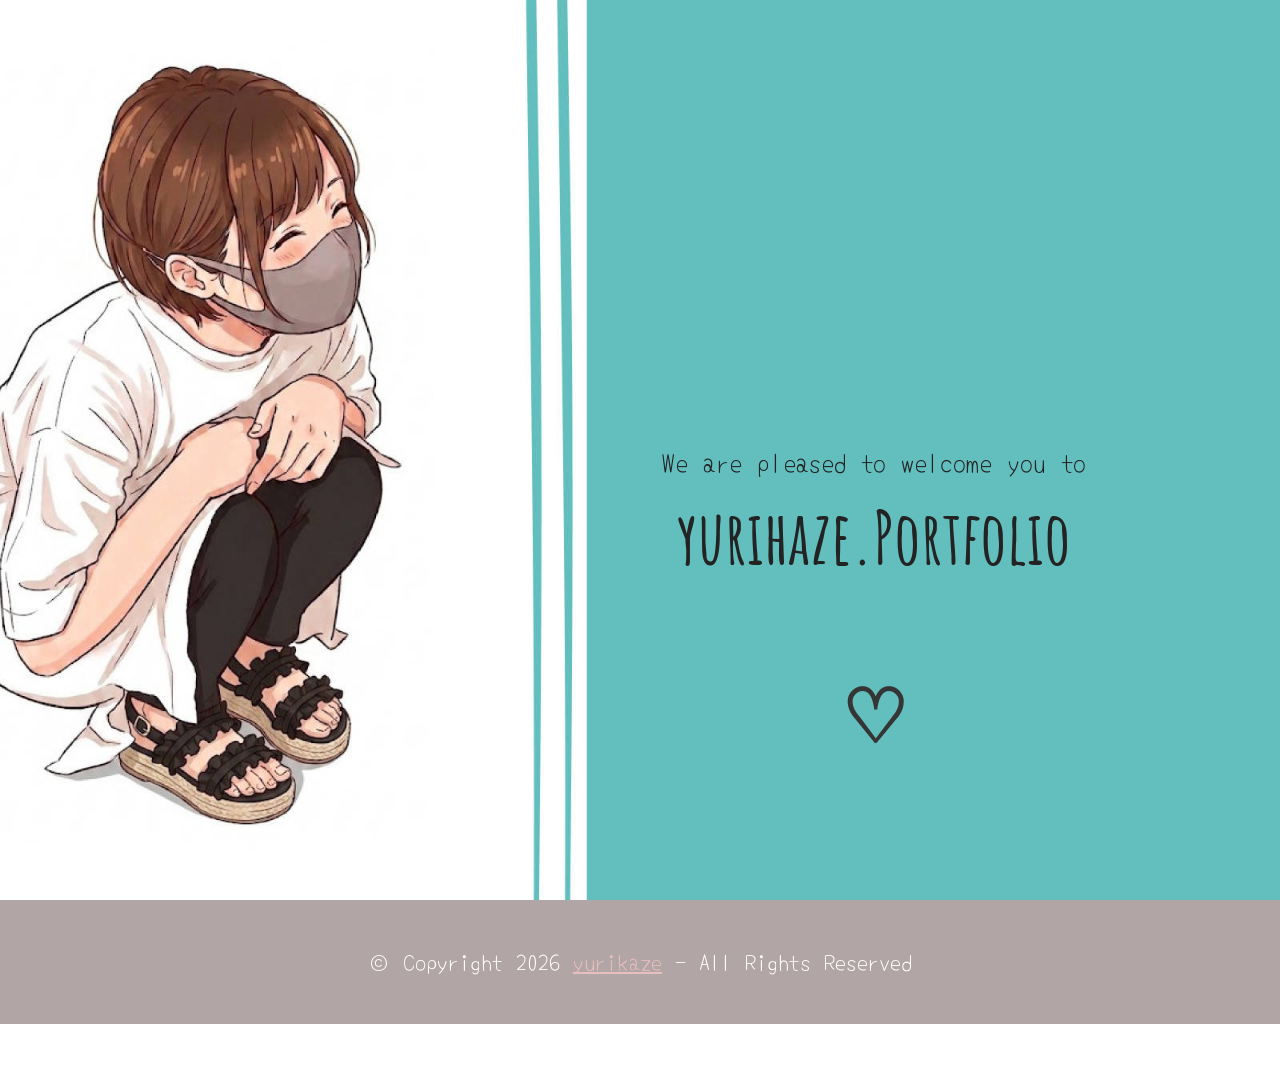
<file: page4.html>
<!DOCTYPE html>
<html  >
<head>
  <!-- Site made with Mobirise Website Builder v6.1.12, https://mobirise.com -->
  <meta charset="UTF-8">
  <meta http-equiv="X-UA-Compatible" content="IE=edge">
  <meta name="generator" content="Mobirise v6.1.12, mobirise.com">
  <meta name="twitter:card" content="summary_large_image"/>
  <meta name="twitter:image:src" content="assets/images/page4-meta.jpg">
  <meta property="og:image" content="assets/images/page4-meta.jpg">
  <meta name="twitter:title" content="リンク画像">
  <meta name="viewport" content="width=device-width, initial-scale=1, minimum-scale=1">
  <link rel="shortcut icon" href="assets/images/e3839be3829ae383bce38388e38395e382a9e383aae382aaefbcbfe3839be383bce383a0e382a2e382a4e382b3e383b3-128x128.png" type="image/x-icon">
  <meta name="description" content="">
  
  
  <title>リンク画像</title>
  <link rel="stylesheet" href="assets/web/assets/mobirise-icons-bold/mobirise-icons-bold.css">
  <link rel="stylesheet" href="assets/bootstrap/css/bootstrap.min.css">
  <link rel="stylesheet" href="assets/parallax/jarallax.css">
  <link rel="stylesheet" href="assets/animatecss/animate.css">
  <link rel="stylesheet" href="assets/theme/css/style.css">
  <link rel="preload" href="https://fonts.googleapis.com/css?family=Yomogi:400&display=swap" as="style" onload="this.onload=null;this.rel='stylesheet'">
  <noscript><link rel="stylesheet" href="https://fonts.googleapis.com/css?family=Yomogi:400&display=swap"></noscript>
  <link rel="preload" href="https://fonts.googleapis.com/css?family=Amatic+SC:400,700&display=swap" as="style" onload="this.onload=null;this.rel='stylesheet'">
  <noscript><link rel="stylesheet" href="https://fonts.googleapis.com/css?family=Amatic+SC:400,700&display=swap"></noscript>
  <link rel="preload" as="style" href="assets/mobirise/css/mbr-additional.css?v=b5s6Qj"><link rel="stylesheet" href="assets/mobirise/css/mbr-additional.css?v=b5s6Qj" type="text/css">

  
  
  
</head>
<body>
  
  <section data-bs-version="5.1" class="header4 cid-vqaKqaWB2p mbr-fullscreen mbr-parallax-background" id="header4-2u">

    
    
    <div class="container">
        <div class="row">
            <div class="content-wrap">
                <h1 class="mbr-section-title mbr-fonts-style mbr-white mb-3 display-5">We are pleased to welcome you to<br></h1>
                <h2 class="mbr-section-title mbr-fonts-style mbr-white mb-3 display-2"><strong>yurihaze.Portfolio</strong><br><strong><br></strong></h2>
                <p class="mbr-fonts-style mbr-text mbr-white mb-3 display-2"><strong>♡</strong></p>

                
            </div>
        </div>
    </div>
</section>

<section data-bs-version="5.1" class="footer7 cid-vr20AgTkq0" once="footers" id="footer7-30">

    

    

    <div class="container">
        <div class="media-container-row align-center mbr-white">
            <div class="col-12">
                <p class="mbr-text mb-0 mbr-fonts-style display-7">
                    © Copyright 2026 <a href="index.html#header02-2m" class="text-primary">yurikaze</a> - All Rights Reserved
                </p>
            </div>
        </div>
    </div>
</section><section class="display-7" style="padding: 0;align-items: center;justify-content: center;flex-wrap: wrap;    align-content: center;display: flex;position: relative;height: 4rem;"><a href="https://mobiri.se/4089600" style="flex: 1 1;height: 4rem;position: absolute;width: 100%;z-index: 1;"><img alt="" style="height: 4rem;" src="[data-uri]"></a><p style="margin: 0;text-align: center;" class="display-7">&#8204;</p><a style="z-index:1" href="https://mobirise.com/html-builder.html">HTML Website Creator</a></section><script src="assets/bootstrap/js/bootstrap.bundle.min.js"></script>  <script src="assets/parallax/jarallax.js"></script>  <script src="assets/smoothscroll/smooth-scroll.js"></script>  <script src="assets/ytplayer/index.js"></script>  <script src="assets/theme/js/script.js"></script>  
  
  
 <div id="scrollToTop" class="scrollToTop mbr-arrow-up"><a style="text-align: center;"><i class="mbr-arrow-up-icon mbr-arrow-up-icon-cm cm-icon cm-icon-smallarrow-up"></i></a></div>
    <input name="animation" type="hidden">
  </body>
</html>
</file>
<file: assets/web/assets/mobirise-icons2/mobirise2.css>
@font-face {
  font-family: 'Moririse2';
  font-display: swap;
  src:  url('mobirise2.eot?f2bix4');
  src:  url('mobirise2.eot?f2bix4#iefix') format('embedded-opentype'),
    url('mobirise2.woff2?f2bix4') format('woff2'),
    url('mobirise2.woff?f2bix4') format('woff'),
    url('mobirise2.ttf?f2bix4') format('truetype'),
    url('mobirise2.svg?f2bix4#mobirise2') format('svg');
  font-weight: normal;
  font-style: normal;
}

[class^="mobi-"], [class*=" mobi-"] {
  /* use !important to prevent issues with browser extensions that change fonts */
  font-family: 'Moririse2' !important;
  speak: none;
  font-style: normal;
  font-weight: normal;
  font-variant: normal;
  text-transform: none;
  line-height: 1;

  /* Better Font Rendering =========== */
  -webkit-font-smoothing: antialiased;
  -moz-osx-font-smoothing: grayscale;
}

.mobi-mbri-add-submenu:before {
  content: "\e900";
}
.mobi-mbri-alert:before {
  content: "\e901";
}
.mobi-mbri-align-center:before {
  content: "\e902";
}
.mobi-mbri-align-justify:before {
  content: "\e903";
}
.mobi-mbri-align-left:before {
  content: "\e904";
}
.mobi-mbri-align-right:before {
  content: "\e905";
}
.mobi-mbri-android:before {
  content: "\e906";
}
.mobi-mbri-apple:before {
  content: "\e907";
}
.mobi-mbri-arrow-down:before {
  content: "\e908";
}
.mobi-mbri-arrow-next:before {
  content: "\e909";
}
.mobi-mbri-arrow-prev:before {
  content: "\e90a";
}
.mobi-mbri-arrow-up:before {
  content: "\e90b";
}
.mobi-mbri-bold:before {
  content: "\e90c";
}
.mobi-mbri-bookmark:before {
  content: "\e90d";
}
.mobi-mbri-bootstrap:before {
  content: "\e90e";
}
.mobi-mbri-briefcase:before {
  content: "\e90f";
}
.mobi-mbri-browse:before {
  content: "\e910";
}
.mobi-mbri-bulleted-list:before {
  content: "\e911";
}
.mobi-mbri-calendar:before {
  content: "\e912";
}
.mobi-mbri-camera:before {
  content: "\e913";
}
.mobi-mbri-cart-add:before {
  content: "\e914";
}
.mobi-mbri-cart-full:before {
  content: "\e915";
}
.mobi-mbri-cash:before {
  content: "\e916";
}
.mobi-mbri-change-style:before {
  content: "\e917";
}
.mobi-mbri-chat:before {
  content: "\e918";
}
.mobi-mbri-clock:before {
  content: "\e919";
}
.mobi-mbri-close:before {
  content: "\e91a";
}
.mobi-mbri-cloud:before {
  content: "\e91b";
}
.mobi-mbri-code:before {
  content: "\e91c";
}
.mobi-mbri-contact-form:before {
  content: "\e91d";
}
.mobi-mbri-credit-card:before {
  content: "\e91e";
}
.mobi-mbri-cursor-click:before {
  content: "\e91f";
}
.mobi-mbri-cust-feedback:before {
  content: "\e920";
}
.mobi-mbri-database:before {
  content: "\e921";
}
.mobi-mbri-delivery:before {
  content: "\e922";
}
.mobi-mbri-desktop:before {
  content: "\e923";
}
.mobi-mbri-devices:before {
  content: "\e924";
}
.mobi-mbri-down:before {
  content: "\e925";
}
.mobi-mbri-download-2:before {
  content: "\e926";
}
.mobi-mbri-download:before {
  content: "\e927";
}
.mobi-mbri-drag-n-drop-2:before {
  content: "\e928";
}
.mobi-mbri-drag-n-drop:before {
  content: "\e929";
}
.mobi-mbri-edit-2:before {
  content: "\e92a";
}
.mobi-mbri-edit:before {
  content: "\e92b";
}
.mobi-mbri-error:before {
  content: "\e92c";
}
.mobi-mbri-extension:before {
  content: "\e92d";
}
.mobi-mbri-features:before {
  content: "\e92e";
}
.mobi-mbri-file:before {
  content: "\e92f";
}
.mobi-mbri-flag:before {
  content: "\e930";
}
.mobi-mbri-folder:before {
  content: "\e931";
}
.mobi-mbri-gift:before {
  content: "\e932";
}
.mobi-mbri-github:before {
  content: "\e933";
}
.mobi-mbri-globe-2:before {
  content: "\e934";
}
.mobi-mbri-globe:before {
  content: "\e935";
}
.mobi-mbri-growing-chart:before {
  content: "\e936";
}
.mobi-mbri-hearth:before {
  content: "\e937";
}
.mobi-mbri-help:before {
  content: "\e938";
}
.mobi-mbri-home:before {
  content: "\e939";
}
.mobi-mbri-hot-cup:before {
  content: "\e93a";
}
.mobi-mbri-idea:before {
  content: "\e93b";
}
.mobi-mbri-image-gallery:before {
  content: "\e93c";
}
.mobi-mbri-image-slider:before {
  content: "\e93d";
}
.mobi-mbri-info:before {
  content: "\e93e";
}
.mobi-mbri-italic:before {
  content: "\e93f";
}
.mobi-mbri-key:before {
  content: "\e940";
}
.mobi-mbri-laptop:before {
  content: "\e941";
}
.mobi-mbri-layers:before {
  content: "\e942";
}
.mobi-mbri-left-right:before {
  content: "\e943";
}
.mobi-mbri-left:before {
  content: "\e944";
}
.mobi-mbri-letter:before {
  content: "\e945";
}
.mobi-mbri-like:before {
  content: "\e946";
}
.mobi-mbri-link:before {
  content: "\e947";
}
.mobi-mbri-lock:before {
  content: "\e948";
}
.mobi-mbri-login:before {
  content: "\e949";
}
.mobi-mbri-logout:before {
  content: "\e94a";
}
.mobi-mbri-magic-stick:before {
  content: "\e94b";
}
.mobi-mbri-map-pin:before {
  content: "\e94c";
}
.mobi-mbri-menu:before {
  content: "\e94d";
}
.mobi-mbri-mobile-2:before {
  content: "\e94e";
}
.mobi-mbri-mobile-horizontal:before {
  content: "\e94f";
}
.mobi-mbri-mobile:before {
  content: "\e950";
}
.mobi-mbri-mobirise:before {
  content: "\e951";
}
.mobi-mbri-more-horizontal:before {
  content: "\e952";
}
.mobi-mbri-more-vertical:before {
  content: "\e953";
}
.mobi-mbri-music:before {
  content: "\e954";
}
.mobi-mbri-new-file:before {
  content: "\e955";
}
.mobi-mbri-numbered-list:before {
  content: "\e956";
}
.mobi-mbri-opened-folder:before {
  content: "\e957";
}
.mobi-mbri-pages:before {
  content: "\e958";
}
.mobi-mbri-paper-plane:before {
  content: "\e959";
}
.mobi-mbri-paperclip:before {
  content: "\e95a";
}
.mobi-mbri-phone:before {
  content: "\e95b";
}
.mobi-mbri-photo:before {
  content: "\e95c";
}
.mobi-mbri-photos:before {
  content: "\e95d";
}
.mobi-mbri-pin:before {
  content: "\e95e";
}
.mobi-mbri-play:before {
  content: "\e95f";
}
.mobi-mbri-plus:before {
  content: "\e960";
}
.mobi-mbri-preview:before {
  content: "\e961";
}
.mobi-mbri-print:before {
  content: "\e962";
}
.mobi-mbri-protect:before {
  content: "\e963";
}
.mobi-mbri-question:before {
  content: "\e964";
}
.mobi-mbri-quote-left:before {
  content: "\e965";
}
.mobi-mbri-quote-right:before {
  content: "\e966";
}
.mobi-mbri-redo:before {
  content: "\e967";
}
.mobi-mbri-refresh:before {
  content: "\e968";
}
.mobi-mbri-responsive-2:before {
  content: "\e969";
}
.mobi-mbri-responsive:before {
  content: "\e96a";
}
.mobi-mbri-right:before {
  content: "\e96b";
}
.mobi-mbri-rocket:before {
  content: "\e96c";
}
.mobi-mbri-sad-face:before {
  content: "\e96d";
}
.mobi-mbri-sale:before {
  content: "\e96e";
}
.mobi-mbri-save:before {
  content: "\e96f";
}
.mobi-mbri-search:before {
  content: "\e970";
}
.mobi-mbri-setting-2:before {
  content: "\e971";
}
.mobi-mbri-setting-3:before {
  content: "\e972";
}
.mobi-mbri-setting:before {
  content: "\e973";
}
.mobi-mbri-share:before {
  content: "\e974";
}
.mobi-mbri-shopping-bag:before {
  content: "\e975";
}
.mobi-mbri-shopping-basket:before {
  content: "\e976";
}
.mobi-mbri-shopping-cart:before {
  content: "\e977";
}
.mobi-mbri-sites:before {
  content: "\e978";
}
.mobi-mbri-smile-face:before {
  content: "\e979";
}
.mobi-mbri-speed:before {
  content: "\e97a";
}
.mobi-mbri-star:before {
  content: "\e97b";
}
.mobi-mbri-success:before {
  content: "\e97c";
}
.mobi-mbri-sun:before {
  content: "\e97d";
}
.mobi-mbri-sun2:before {
  content: "\e97e";
}
.mobi-mbri-tablet-vertical:before {
  content: "\e97f";
}
.mobi-mbri-tablet:before {
  content: "\e980";
}
.mobi-mbri-target:before {
  content: "\e981";
}
.mobi-mbri-timer:before {
  content: "\e982";
}
.mobi-mbri-to-ftp:before {
  content: "\e983";
}
.mobi-mbri-to-local-drive:before {
  content: "\e984";
}
.mobi-mbri-touch-swipe:before {
  content: "\e985";
}
.mobi-mbri-touch:before {
  content: "\e986";
}
.mobi-mbri-trash:before {
  content: "\e987";
}
.mobi-mbri-underline:before {
  content: "\e988";
}
.mobi-mbri-undo:before {
  content: "\e989";
}
.mobi-mbri-unlink:before {
  content: "\e98a";
}
.mobi-mbri-unlock:before {
  content: "\e98b";
}
.mobi-mbri-up-down:before {
  content: "\e98c";
}
.mobi-mbri-up:before {
  content: "\e98d";
}
.mobi-mbri-update:before {
  content: "\e98e";
}
.mobi-mbri-upload-2:before {
  content: "\e98f";
}
.mobi-mbri-upload:before {
  content: "\e990";
}
.mobi-mbri-user-2:before {
  content: "\e991";
}
.mobi-mbri-user:before {
  content: "\e992";
}
.mobi-mbri-users:before {
  content: "\e993";
}
.mobi-mbri-video-play:before {
  content: "\e994";
}
.mobi-mbri-video:before {
  content: "\e995";
}
.mobi-mbri-watch:before {
  content: "\e996";
}
.mobi-mbri-website-theme-2:before {
  content: "\e997";
}
.mobi-mbri-website-theme:before {
  content: "\e998";
}
.mobi-mbri-wifi:before {
  content: "\e999";
}
.mobi-mbri-windows:before {
  content: "\e99a";
}
.mobi-mbri-zoom-in:before {
  content: "\e99b";
}
.mobi-mbri-zoom-out:before {
  content: "\e99c";
}
</file>
<file: assets/dropdown/css/style.css>
.navbar-dropdown {
  left: 0;
  padding: 0;
  position: absolute;
  right: 0;
  top: 0;
  transition: all 0.45s ease;
  z-index: 1030;
  background: #282828; }
  .navbar-dropdown .navbar-logo {
    margin-right: 0.8rem;
    transition: margin 0.3s ease-in-out;
    vertical-align: middle; }
    .navbar-dropdown .navbar-logo img {
      height: 3.125rem;
      transition: all 0.3s ease-in-out; }
    .navbar-dropdown .navbar-logo.mbr-iconfont {
      font-size: 3.125rem;
      line-height: 3.125rem; }
  .navbar-dropdown .navbar-caption {
    font-weight: 700;
    white-space: normal;
    vertical-align: -4px;
    line-height: 3.125rem !important; }
    .navbar-dropdown .navbar-caption, .navbar-dropdown .navbar-caption:hover {
      color: inherit;
      text-decoration: none; }
  .navbar-dropdown .mbr-iconfont + .navbar-caption {
    vertical-align: -1px; }
  .navbar-dropdown.navbar-fixed-top {
    position: fixed; }
  .navbar-dropdown .navbar-brand span {
    vertical-align: -4px; }
  .navbar-dropdown.bg-color.transparent {
    background: none; }
  .navbar-dropdown.navbar-short .navbar-brand {
    padding: 0.625rem 0; }
    .navbar-dropdown.navbar-short .navbar-brand span {
      vertical-align: -1px; }
  .navbar-dropdown.navbar-short .navbar-caption {
    line-height: 2.375rem !important;
    vertical-align: -2px; }
  .navbar-dropdown.navbar-short .navbar-logo {
    margin-right: 0.5rem; }
    .navbar-dropdown.navbar-short .navbar-logo img {
      height: 2.375rem; }
    .navbar-dropdown.navbar-short .navbar-logo.mbr-iconfont {
      font-size: 2.375rem;
      line-height: 2.375rem; }
  .navbar-dropdown.navbar-short .mbr-table-cell {
    height: 3.625rem; }
  .navbar-dropdown .navbar-close {
    left: 0.6875rem;
    position: fixed;
    top: 0.75rem;
    z-index: 1000; }
  .navbar-dropdown .hamburger-icon {
    content: "";
    display: inline-block;
    vertical-align: middle;
    width: 16px;
    -webkit-box-shadow: 0 -6px 0 1px #282828,0 0 0 1px #282828,0 6px 0 1px #282828;
    -moz-box-shadow: 0 -6px 0 1px #282828,0 0 0 1px #282828,0 6px 0 1px #282828;
    box-shadow: 0 -6px 0 1px #282828,0 0 0 1px #282828,0 6px 0 1px #282828; }

.dropdown-menu .dropdown-toggle[data-toggle="dropdown-submenu"]::after {
  border-bottom: 0.35em solid transparent;
  border-left: 0.35em solid;
  border-right: 0;
  border-top: 0.35em solid transparent;
  margin-left: 0.3rem; }

.dropdown-menu .dropdown-item:focus {
  outline: 0; }

.nav-dropdown {
  font-size: 0.75rem;
  font-weight: 500;
  height: auto !important; }
  .nav-dropdown .nav-btn {
    padding-left: 1rem; }
  .nav-dropdown .link {
    margin: .667em 1.667em;
    font-weight: 500;
    padding: 0;
    transition: color .2s ease-in-out; }
    .nav-dropdown .link.dropdown-toggle {
      margin-right: 2.583em; }
      .nav-dropdown .link.dropdown-toggle::after {
        margin-left: .25rem;
        border-top: 0.35em solid;
        border-right: 0.35em solid transparent;
        border-left: 0.35em solid transparent;
        border-bottom: 0; }
      .nav-dropdown .link.dropdown-toggle[aria-expanded="true"] {
        margin: 0;
        padding: 0.667em 3.263em  0.667em 1.667em; }
  .nav-dropdown .link::after,
  .nav-dropdown .dropdown-item::after {
    color: inherit; }
  .nav-dropdown .btn {
    font-size: 0.75rem;
    font-weight: 700;
    letter-spacing: 0;
    margin-bottom: 0;
    padding-left: 1.25rem;
    padding-right: 1.25rem; }
  .nav-dropdown .dropdown-menu {
    border-radius: 0;
    border: 0;
    left: 0;
    margin: 0;
    padding-bottom: 1.25rem;
    padding-top: 1.25rem;
    position: relative; }
  .nav-dropdown .dropdown-submenu {
    margin-left: 0.125rem;
    top: 0; }
  .nav-dropdown .dropdown-item {
    font-weight: 500;
    line-height: 2;
    padding: 0.3846em 4.615em 0.3846em 1.5385em;
    position: relative;
    transition: color .2s ease-in-out, background-color .2s ease-in-out; }
    .nav-dropdown .dropdown-item::after {
      margin-top: -0.3077em;
      position: absolute;
      right: 1.1538em;
      top: 50%; }
    .nav-dropdown .dropdown-item:focus, .nav-dropdown .dropdown-item:hover {
      background: none; }

@media (max-width: 767px) {
  .nav-dropdown.navbar-toggleable-sm {
    bottom: 0;
    display: none;
    left: 0;
    overflow-x: hidden;
    position: fixed;
    top: 0;
    transform: translateX(-100%);
    -ms-transform: translateX(-100%);
    -webkit-transform: translateX(-100%);
    width: 18.75rem;
    z-index: 999; } }
.nav-dropdown.navbar-toggleable-xl {
  bottom: 0;
  display: none;
  left: 0;
  overflow-x: hidden;
  position: fixed;
  top: 0;
  transform: translateX(-100%);
  -ms-transform: translateX(-100%);
  -webkit-transform: translateX(-100%);
  width: 18.75rem;
  z-index: 999; }

.nav-dropdown-sm {
  display: block !important;
  overflow-x: hidden;
  overflow: auto;
  padding-top: 3.875rem; }
  .nav-dropdown-sm::after {
    content: "";
    display: block;
    height: 3rem;
    width: 100%; }
  .nav-dropdown-sm.collapse.in ~ .navbar-close {
    display: block !important; }
  .nav-dropdown-sm.collapsing, .nav-dropdown-sm.collapse.in {
    transform: translateX(0);
    -ms-transform: translateX(0);
    -webkit-transform: translateX(0);
    transition: all 0.25s ease-out;
    -webkit-transition: all 0.25s ease-out;
    background: #282828; }
  .nav-dropdown-sm.collapsing[aria-expanded="false"] {
    transform: translateX(-100%);
    -ms-transform: translateX(-100%);
    -webkit-transform: translateX(-100%); }
  .nav-dropdown-sm .nav-item {
    display: block;
    margin-left: 0 !important;
    padding-left: 0; }
  .nav-dropdown-sm .link,
  .nav-dropdown-sm .dropdown-item {
    border-top: 1px dotted rgba(255, 255, 255, 0.1);
    font-size: 0.8125rem;
    line-height: 1.6;
    margin: 0 !important;
    padding: 0.875rem 2.4rem 0.875rem 1.5625rem !important;
    position: relative;
    white-space: normal; }
    .nav-dropdown-sm .link:focus, .nav-dropdown-sm .link:hover,
    .nav-dropdown-sm .dropdown-item:focus,
    .nav-dropdown-sm .dropdown-item:hover {
      background: rgba(0, 0, 0, 0.2) !important;
      color: #c0a375; }
  .nav-dropdown-sm .nav-btn {
    position: relative;
    padding: 1.5625rem 1.5625rem 0 1.5625rem; }
    .nav-dropdown-sm .nav-btn::before {
      border-top: 1px dotted rgba(255, 255, 255, 0.1);
      content: "";
      left: 0;
      position: absolute;
      top: 0;
      width: 100%; }
    .nav-dropdown-sm .nav-btn + .nav-btn {
      padding-top: 0.625rem; }
      .nav-dropdown-sm .nav-btn + .nav-btn::before {
        display: none; }
  .nav-dropdown-sm .btn {
    padding: 0.625rem 0; }
  .nav-dropdown-sm .dropdown-toggle[data-toggle="dropdown-submenu"]::after {
    margin-left: .25rem;
    border-top: 0.35em solid;
    border-right: 0.35em solid transparent;
    border-left: 0.35em solid transparent;
    border-bottom: 0; }
  .nav-dropdown-sm .dropdown-toggle[data-toggle="dropdown-submenu"][aria-expanded="true"]::after {
    border-top: 0;
    border-right: 0.35em solid transparent;
    border-left: 0.35em solid transparent;
    border-bottom: 0.35em solid; }
  .nav-dropdown-sm .dropdown-menu {
    margin: 0;
    padding: 0;
    position: relative;
    top: 0;
    left: 0;
    width: 100%;
    border: 0;
    float: none;
    border-radius: 0;
    background: none; }
  .nav-dropdown-sm .dropdown-submenu {
    left: 100%;
    margin-left: 0.125rem;
    margin-top: -1.25rem;
    top: 0; }

.navbar-toggleable-sm .nav-dropdown .dropdown-menu {
  position: absolute; }

.navbar-toggleable-sm .nav-dropdown .dropdown-submenu {
  left: 100%;
  margin-left: 0.125rem;
  margin-top: -1.25rem;
  top: 0; }

.navbar-toggleable-sm.opened .nav-dropdown .dropdown-menu {
  position: relative; }

.navbar-toggleable-sm.opened .nav-dropdown .dropdown-submenu {
  left: 0;
  margin-left: 00rem;
  margin-top: 0rem;
  top: 0; }

.is-builder .nav-dropdown.collapsing {
  transition: none !important; }
</file>
<file: assets/theme/css/style.css>
@charset "UTF-8";
section {
  background-color: #ffffff;
}

body {
  font-style: normal;
  line-height: 1.5;
  font-weight: 400;
  color: #232323;
  position: relative;
}

button {
  background-color: transparent;
  border-color: transparent;
}

section,
.container,
.container-fluid {
  position: relative;
  word-wrap: break-word;
}

a.mbr-iconfont:hover {
  text-decoration: none;
}

.article .lead p,
.article .lead ul,
.article .lead ol,
.article .lead pre,
.article .lead blockquote {
  margin-bottom: 0;
}

a {
  font-style: normal;
  font-weight: 400;
  cursor: pointer;
}
a, a:hover {
  text-decoration: none;
}

.mbr-section-title {
  font-style: normal;
  line-height: 1.3;
}

.mbr-section-subtitle {
  line-height: 1.3;
}

.mbr-text {
  font-style: normal;
  line-height: 1.7;
}

h1,
h2,
h3,
h4,
h5,
h6,
.display-1,
.display-2,
.display-4,
.display-5,
.display-7,
span,
p,
a {
  line-height: 1;
  word-break: break-word;
  word-wrap: break-word;
  font-weight: 400;
}

b,
strong {
  font-weight: bold;
}

input:-webkit-autofill, input:-webkit-autofill:hover, input:-webkit-autofill:focus, input:-webkit-autofill:active {
  transition-delay: 9999s;
  -webkit-transition-property: background-color, color;
  transition-property: background-color, color;
}

textarea[type=hidden] {
  display: none;
}

section {
  background-position: 50% 50%;
  background-repeat: no-repeat;
  background-size: cover;
}
section .mbr-background-video,
section .mbr-background-video-preview {
  position: absolute;
  bottom: 0;
  left: 0;
  right: 0;
  top: 0;
}

.hidden {
  visibility: hidden;
}

.mbr-z-index20 {
  z-index: 20;
}

/*! Base colors */
.mbr-white {
  color: #ffffff;
}

.mbr-black {
  color: #111111;
}

.mbr-bg-white {
  background-color: #ffffff;
}

.mbr-bg-black {
  background-color: #000000;
}

/*! Text-aligns */
.align-left {
  text-align: left;
}

.align-center {
  text-align: center;
}

.align-right {
  text-align: right;
}

/*! Font-weight  */
.mbr-light {
  font-weight: 300;
}

.mbr-regular {
  font-weight: 400;
}

.mbr-semibold {
  font-weight: 500;
}

.mbr-bold {
  font-weight: 700;
}

/*! Media  */
.media-content {
  flex-basis: 100%;
}

.media-container-row {
  display: flex;
  flex-direction: row;
  flex-wrap: wrap;
  justify-content: center;
  align-content: center;
  align-items: start;
}
.media-container-row .media-size-item {
  width: 400px;
}

.media-container-column {
  display: flex;
  flex-direction: column;
  flex-wrap: wrap;
  justify-content: center;
  align-content: center;
  align-items: stretch;
}
.media-container-column > * {
  width: 100%;
}

@media (min-width: 992px) {
  .media-container-row {
    flex-wrap: nowrap;
  }
}
figure {
  margin-bottom: 0;
  overflow: hidden;
}

figure[mbr-media-size] {
  transition: width 0.1s;
}

img,
iframe {
  display: block;
  width: 100%;
}

.card {
  background-color: transparent;
  border: none;
}

.card-box {
  width: 100%;
}

.card-img {
  text-align: center;
  flex-shrink: 0;
  -webkit-flex-shrink: 0;
}

.media {
  max-width: 100%;
  margin: 0 auto;
}

.mbr-figure {
  align-self: center;
}

.media-container > div {
  max-width: 100%;
}

.mbr-figure img,
.card-img img {
  width: 100%;
}

@media (max-width: 991px) {
  .media-size-item {
    width: auto !important;
  }

  .media {
    width: auto;
  }

  .mbr-figure {
    width: 100% !important;
  }
}
/*! Buttons */
.mbr-section-btn {
  margin-left: -0.6rem;
  margin-right: -0.6rem;
  font-size: 0;
}

.btn {
  font-weight: 600;
  border-width: 1px;
  font-style: normal;
  margin: 0.6rem 0.6rem;
  white-space: normal;
  transition: all 0.2s ease-in-out;
  display: inline-flex;
  align-items: center;
  justify-content: center;
  word-break: break-word;
}

.btn-sm {
  font-weight: 600;
  letter-spacing: 0px;
  transition: all 0.3s ease-in-out;
}

.btn-md {
  font-weight: 600;
  letter-spacing: 0px;
  transition: all 0.3s ease-in-out;
}

.btn-lg {
  font-weight: 600;
  letter-spacing: 0px;
  transition: all 0.3s ease-in-out;
}

.btn-form {
  margin: 0;
}
.btn-form:hover {
  cursor: pointer;
}

nav .mbr-section-btn {
  margin-left: 0rem;
  margin-right: 0rem;
}

/*! Btn icon margin */
.btn .mbr-iconfont,
.btn.btn-sm .mbr-iconfont {
  order: 1;
  cursor: pointer;
  margin-left: 0.5rem;
  vertical-align: sub;
}

.btn.btn-md .mbr-iconfont,
.btn.btn-md .mbr-iconfont {
  margin-left: 0.8rem;
}

.mbr-regular {
  font-weight: 400;
}

.mbr-semibold {
  font-weight: 500;
}

.mbr-bold {
  font-weight: 700;
}

[type=submit] {
  -webkit-appearance: none;
}

/*! Full-screen */
.mbr-fullscreen .mbr-overlay {
  min-height: 100vh;
}

.mbr-fullscreen {
  display: flex;
  display: -moz-flex;
  display: -ms-flex;
  display: -o-flex;
  align-items: center;
  min-height: 100vh;
  padding-top: 3rem;
  padding-bottom: 3rem;
}

/*! Map */
.map {
  height: 25rem;
  position: relative;
}
.map iframe {
  width: 100%;
  height: 100%;
}

/*! Scroll to top arrow */
.mbr-arrow-up {
  bottom: 25px;
  right: 90px;
  position: fixed;
  text-align: right;
  z-index: 5000;
  color: #ffffff;
  font-size: 22px;
}

.mbr-arrow-up a {
  background: rgba(0, 0, 0, 0.2);
  border-radius: 50%;
  color: #fff;
  display: inline-block;
  height: 60px;
  width: 60px;
  border: 2px solid #fff;
  outline-style: none !important;
  position: relative;
  text-decoration: none;
  transition: all 0.3s ease-in-out;
  cursor: pointer;
  text-align: center;
}
.mbr-arrow-up a:hover {
  background-color: rgba(0, 0, 0, 0.4);
}
.mbr-arrow-up a i {
  line-height: 60px;
}

.mbr-arrow-up-icon {
  display: block;
  color: #fff;
}

.mbr-arrow-up-icon::before {
  content: "›";
  display: inline-block;
  font-family: serif;
  font-size: 22px;
  line-height: 1;
  font-style: normal;
  position: relative;
  top: 6px;
  left: -4px;
  transform: rotate(-90deg);
}

/*! Arrow Down */
.mbr-arrow {
  position: absolute;
  bottom: 45px;
  left: 50%;
  width: 60px;
  height: 60px;
  cursor: pointer;
  background-color: rgba(80, 80, 80, 0.5);
  border-radius: 50%;
  transform: translateX(-50%);
}
@media (max-width: 767px) {
  .mbr-arrow {
    display: none;
  }
}
.mbr-arrow > a {
  display: inline-block;
  text-decoration: none;
  outline-style: none;
  -webkit-animation: arrowdown 1.7s ease-in-out infinite;
          animation: arrowdown 1.7s ease-in-out infinite;
  color: #ffffff;
}
.mbr-arrow > a > i {
  position: absolute;
  top: -2px;
  left: 15px;
  font-size: 2rem;
}

#scrollToTop a i::before {
  content: "";
  position: absolute;
  display: block;
  border-bottom: 2.5px solid #fff;
  border-left: 2.5px solid #fff;
  width: 27.8%;
  height: 27.8%;
  left: 50%;
  top: 51%;
  transform: translateY(-30%) translateX(-50%) rotate(135deg);
}

@keyframes arrowdown {
  0% {
    transform: translateY(0px);
  }
  50% {
    transform: translateY(-5px);
  }
  100% {
    transform: translateY(0px);
  }
}
@-webkit-keyframes arrowdown {
  0% {
    transform: translateY(0px);
  }
  50% {
    transform: translateY(-5px);
  }
  100% {
    transform: translateY(0px);
  }
}
@media (max-width: 500px) {
  .mbr-arrow-up {
    left: 0;
    right: 0;
    text-align: center;
  }
}
/*Gradients animation*/
@keyframes gradient-animation {
  from {
    background-position: 0% 100%;
    -webkit-animation-timing-function: ease-in-out;
            animation-timing-function: ease-in-out;
  }
  to {
    background-position: 100% 0%;
    -webkit-animation-timing-function: ease-in-out;
            animation-timing-function: ease-in-out;
  }
}
@-webkit-keyframes gradient-animation {
  from {
    background-position: 0% 100%;
    -webkit-animation-timing-function: ease-in-out;
            animation-timing-function: ease-in-out;
  }
  to {
    background-position: 100% 0%;
    -webkit-animation-timing-function: ease-in-out;
            animation-timing-function: ease-in-out;
  }
}
.bg-gradient {
  background-size: 200% 200%;
  animation: gradient-animation 5s infinite alternate;
  -webkit-animation: gradient-animation 5s infinite alternate;
}

.menu .navbar-brand {
  display: -webkit-flex;
}
.menu .navbar-brand span {
  display: flex;
  display: -webkit-flex;
}
.menu .navbar-brand .navbar-caption-wrap {
  display: -webkit-flex;
}
.menu .navbar-brand .navbar-logo img {
  display: -webkit-flex;
  width: auto;
}
@media (min-width: 768px) and (max-width: 991px) {
  .menu .navbar-toggleable-sm .navbar-nav {
    display: -ms-flexbox;
  }
}
@media (max-width: 991px) {
  .menu .navbar-collapse {
    max-height: 93.5vh;
  }
  .menu .navbar-collapse.show {
    overflow: auto;
  }
}
@media (min-width: 992px) {
  .menu .navbar-nav.nav-dropdown {
    display: -webkit-flex;
  }
  .menu .navbar-toggleable-sm .navbar-collapse {
    display: -webkit-flex !important;
  }
  .menu .collapsed .navbar-collapse {
    max-height: 93.5vh;
  }
  .menu .collapsed .navbar-collapse.show {
    overflow: auto;
  }
}
@media (max-width: 767px) {
  .menu .navbar-collapse {
    max-height: 80vh;
  }
}

.nav-link .mbr-iconfont {
  margin-right: 0.5rem;
}

.navbar {
  display: -webkit-flex;
  -webkit-flex-wrap: wrap;
  -webkit-align-items: center;
  -webkit-justify-content: space-between;
}

.navbar-collapse {
  -webkit-flex-basis: 100%;
  -webkit-flex-grow: 1;
  -webkit-align-items: center;
}

.nav-dropdown .link {
  padding: 0.667em 1.667em !important;
  margin: 0 !important;
}

.nav {
  display: -webkit-flex;
  -webkit-flex-wrap: wrap;
}

.row {
  display: -webkit-flex;
  -webkit-flex-wrap: wrap;
}

.justify-content-center {
  -webkit-justify-content: center;
}

.form-inline {
  display: -webkit-flex;
}

.card-wrapper {
  -webkit-flex: 1;
}

.carousel-control {
  z-index: 10;
  display: -webkit-flex;
}

.carousel-controls {
  display: -webkit-flex;
}

.media {
  display: -webkit-flex;
}

.form-group:focus {
  outline: none;
}

.jq-selectbox__select {
  padding: 7px 0;
  position: relative;
}

.jq-selectbox__dropdown {
  overflow: hidden;
  border-radius: 10px;
  position: absolute;
  top: 100%;
  left: 0 !important;
  width: 100% !important;
}

.jq-selectbox__trigger-arrow {
  right: 0;
  transform: translateY(-50%);
}

.jq-selectbox li {
  padding: 1.07em 0.5em;
}

input[type=range] {
  padding-left: 0 !important;
  padding-right: 0 !important;
}

.modal-dialog,
.modal-content {
  height: 100%;
}

.modal-dialog .carousel-inner {
  height: calc(100vh - 1.75rem);
}
@media (max-width: 575px) {
  .modal-dialog .carousel-inner {
    height: calc(100vh - 1rem);
  }
}

.carousel-item {
  text-align: center;
}

.carousel-item img {
  margin: auto;
}

.navbar-toggler {
  align-self: flex-start;
  padding: 0.25rem 0.75rem;
  font-size: 1.25rem;
  line-height: 1;
  background: transparent;
  border: 1px solid transparent;
  border-radius: 0.25rem;
}

.navbar-toggler:focus,
.navbar-toggler:hover {
  text-decoration: none;
  box-shadow: none;
}

.navbar-toggler-icon {
  display: inline-block;
  width: 1.5em;
  height: 1.5em;
  vertical-align: middle;
  content: "";
  background: no-repeat center center;
  background-size: 100% 100%;
}

.navbar-toggler-left {
  position: absolute;
  left: 1rem;
}

.navbar-toggler-right {
  position: absolute;
  right: 1rem;
}

.card-img {
  width: auto;
}

.menu .navbar.collapsed:not(.beta-menu) {
  flex-direction: column;
}

.carousel-item.active,
.carousel-item-next,
.carousel-item-prev {
  display: flex;
}

.note-air-layout .dropup .dropdown-menu,
.note-air-layout .navbar-fixed-bottom .dropdown .dropdown-menu {
  bottom: initial !important;
}

html,
body {
  height: auto;
  min-height: 100vh;
}

.dropup .dropdown-toggle::after {
  display: none;
}

.form-asterisk {
  font-family: initial;
  position: absolute;
  top: -2px;
  font-weight: normal;
}

.form-control-label {
  position: relative;
  cursor: pointer;
  margin-bottom: 0.357em;
  padding: 0;
}

.alert {
  color: #ffffff;
  border-radius: 0;
  border: 0;
  font-size: 1.1rem;
  line-height: 1.5;
  margin-bottom: 1.875rem;
  padding: 1.25rem;
  position: relative;
  text-align: center;
}
.alert.alert-form::after {
  background-color: inherit;
  bottom: -7px;
  content: "";
  display: block;
  height: 14px;
  left: 50%;
  margin-left: -7px;
  position: absolute;
  transform: rotate(45deg);
  width: 14px;
}

.form-control {
  background-color: #ffffff;
  background-clip: border-box;
  color: #232323;
  line-height: 1rem !important;
  height: auto;
  padding: 0.6rem 1.2rem;
  transition: border-color 0.25s ease 0s;
  border: 1px solid transparent !important;
  border-radius: 4px;
  box-shadow: rgba(0, 0, 0, 0.07) 0px 1px 1px 0px, rgba(0, 0, 0, 0.07) 0px 1px 3px 0px, rgba(0, 0, 0, 0.03) 0px 0px 0px 1px;
}
.form-active .form-control:invalid {
  border-color: red;
}

form .row {
  margin-left: -0.6rem;
  margin-right: -0.6rem;
}
form .row [class*=col] {
  padding-left: 0.6rem;
  padding-right: 0.6rem;
}

form .mbr-section-btn {
  margin: 0;
  padding-left: 0.6rem;
  padding-right: 0.6rem;
}

form .btn {
  display: flex;
  padding: 0.6rem 1.2rem;
  margin: 0;
}

form .form-check-input {
  margin-top: 0.5;
}

textarea.form-control {
  line-height: 1.5rem !important;
}

.form-group {
  margin-bottom: 1.2rem;
}

.form-control,
form .btn {
  min-height: 48px;
}

.gdpr-block label span.textGDPR input[name=gdpr] {
  top: 7px;
}

.form-control:focus {
  box-shadow: none;
}

:focus {
  outline: none;
}

.mbr-overlay {
  background-color: #000;
  bottom: 0;
  left: 0;
  opacity: 0.5;
  position: absolute;
  right: 0;
  top: 0;
  z-index: 0;
  pointer-events: none;
}

blockquote {
  font-style: italic;
  padding: 3rem;
  font-size: 1.09rem;
  position: relative;
  border-left: 3px solid;
}

ul,
ol,
pre,
blockquote {
  margin-bottom: 2.3125rem;
}

.mt-4 {
  margin-top: 2rem !important;
}

.mb-4 {
  margin-bottom: 2rem !important;
}

@media (min-width: 992px) {
  .container {
    padding-left: 16px;
    padding-right: 16px;
  }

  .row {
    margin-left: -16px;
    margin-right: -16px;
  }
  .row > [class*=col] {
    padding-left: 16px;
    padding-right: 16px;
  }
}
@media (min-width: 768px) {
  .container-fluid {
    padding-left: 32px;
    padding-right: 32px;
  }
}
@media (min-width: 768px) and (max-width: 991px) {
  .mbr-container {
    padding-left: 32px;
    padding-right: 32px;
  }
}
@media (max-width: 767px) {
  .mbr-container {
    padding-left: 16px;
    padding-right: 16px;
  }
}
.card-wrapper,
.item-wrapper {
  overflow: hidden;
}

.app-video-wrapper > img {
  opacity: 1;
}

.item {
  position: relative;
}

.dropdown-menu .dropdown-menu {
  left: 100%;
}

.dropdown-item + .dropdown-menu {
  display: none;
}

.dropdown-item:hover + .dropdown-menu,
.dropdown-menu:hover {
  display: block;
}

@media (min-aspect-ratio: 16/9) {
  .mbr-video-foreground {
    height: 300% !important;
    top: -100% !important;
  }
}
@media (max-aspect-ratio: 16/9) {
  .mbr-video-foreground {
    width: 300% !important;
    left: -100% !important;
  }
}.engine {
	position: absolute;
	text-indent: -2400px;
	text-align: center;
	padding: 0;
	top: 0;
	left: -2400px;
}
</file>
<file: assets/mobirise/css/mbr-additional.css>
.btn {
  border-width: 2px;
}
body {
  font-family: Jost;
}
.display-1 {
  font-family: 'Yomogi', handwriting;
  font-size: 1.1rem;
  line-height: 1.1;
}
.display-1 > .mbr-iconfont {
  font-size: 1.375rem;
}
.display-2 {
  font-family: 'Amatic SC', handwriting;
  font-size: 4.6rem;
  line-height: 1.1;
}
.display-2 > .mbr-iconfont {
  font-size: 5.75rem;
}
.display-4 {
  font-family: 'Yomogi', handwriting;
  font-size: 2rem;
  line-height: 1.5;
}
.display-4 > .mbr-iconfont {
  font-size: 2.5rem;
}
.display-5 {
  font-family: 'Yomogi', handwriting;
  font-size: 1.6rem;
  line-height: 1.5;
}
.display-5 > .mbr-iconfont {
  font-size: 2rem;
}
.display-7 {
  font-family: 'Yomogi', handwriting;
  font-size: 1.4rem;
  line-height: 1.5;
}
.display-7 > .mbr-iconfont {
  font-size: 1.75rem;
}
/* ---- Fluid typography for mobile devices ---- */
/* 1.4 - font scale ratio ( bootstrap == 1.42857 ) */
/* 100vw - current viewport width */
/* (48 - 20)  48 == 48rem == 768px, 20 == 20rem == 320px(minimal supported viewport) */
/* 0.65 - min scale variable, may vary */
@media (max-width: 992px) {
  .display-1 {
    font-size: 0.88rem;
  }
}
@media (max-width: 768px) {
  .display-1 {
    font-size: 0.77rem;
    font-size: calc( 1.0350000000000001rem + (1.1 - 1.0350000000000001) * ((100vw - 20rem) / (48 - 20)));
    line-height: calc( 1.1 * (1.0350000000000001rem + (1.1 - 1.0350000000000001) * ((100vw - 20rem) / (48 - 20))));
  }
  .display-2 {
    font-size: 3.68rem;
    font-size: calc( 2.26rem + (4.6 - 2.26) * ((100vw - 20rem) / (48 - 20)));
    line-height: calc( 1.3 * (2.26rem + (4.6 - 2.26) * ((100vw - 20rem) / (48 - 20))));
  }
  .display-4 {
    font-size: 1.6rem;
    font-size: calc( 1.35rem + (2 - 1.35) * ((100vw - 20rem) / (48 - 20)));
    line-height: calc( 1.4 * (1.35rem + (2 - 1.35) * ((100vw - 20rem) / (48 - 20))));
  }
  .display-5 {
    font-size: 1.28rem;
    font-size: calc( 1.21rem + (1.6 - 1.21) * ((100vw - 20rem) / (48 - 20)));
    line-height: calc( 1.4 * (1.21rem + (1.6 - 1.21) * ((100vw - 20rem) / (48 - 20))));
  }
  .display-7 {
    font-size: 1.12rem;
    font-size: calc( 1.14rem + (1.4 - 1.14) * ((100vw - 20rem) / (48 - 20)));
    line-height: calc( 1.4 * (1.14rem + (1.4 - 1.14) * ((100vw - 20rem) / (48 - 20))));
  }
}
/* Buttons */
.btn {
  padding: 0.6rem 1.2rem;
  border-radius: 4px;
}
.btn-sm {
  padding: 0.6rem 1.2rem;
  border-radius: 4px;
}
.btn-md {
  padding: 0.6rem 1.2rem;
  border-radius: 4px;
}
.btn-lg {
  padding: 1rem 2.6rem;
  border-radius: 4px;
}
.bg-primary {
  background-color: #e8bebe !important;
}
.bg-success {
  background-color: #1d1b1b !important;
}
.bg-info {
  background-color: #47b5ed !important;
}
.bg-warning {
  background-color: #ffe161 !important;
}
.bg-danger {
  background-color: #e8bebe !important;
}
.btn-primary,
.btn-primary:active {
  background-color: #e8bebe !important;
  border-color: #e8bebe !important;
  color: #ffffff !important;
  box-shadow: 0 2px 2px 0 rgba(0, 0, 0, 0.2);
}
.btn-primary:hover,
.btn-primary:focus,
.btn-primary.focus,
.btn-primary.active {
  color: #ffffff !important;
  background-color: #d17e7e !important;
  border-color: #d17e7e !important;
  box-shadow: 0 2px 5px 0 rgba(0, 0, 0, 0.2);
}
.btn-primary.disabled,
.btn-primary:disabled {
  color: #ffffff !important;
  background-color: #d17e7e !important;
  border-color: #d17e7e !important;
}
.btn-secondary,
.btn-secondary:active {
  background-color: #edb5bf !important;
  border-color: #edb5bf !important;
  color: #ffffff !important;
  box-shadow: 0 2px 2px 0 rgba(0, 0, 0, 0.2);
}
.btn-secondary:hover,
.btn-secondary:focus,
.btn-secondary.focus,
.btn-secondary.active {
  color: #ffffff !important;
  background-color: #dc6f83 !important;
  border-color: #dc6f83 !important;
  box-shadow: 0 2px 5px 0 rgba(0, 0, 0, 0.2);
}
.btn-secondary.disabled,
.btn-secondary:disabled {
  color: #ffffff !important;
  background-color: #dc6f83 !important;
  border-color: #dc6f83 !important;
}
.btn-info,
.btn-info:active {
  background-color: #47b5ed !important;
  border-color: #47b5ed !important;
  color: #ffffff !important;
  box-shadow: 0 2px 2px 0 rgba(0, 0, 0, 0.2);
}
.btn-info:hover,
.btn-info:focus,
.btn-info.focus,
.btn-info.active {
  color: #ffffff !important;
  background-color: #148cca !important;
  border-color: #148cca !important;
  box-shadow: 0 2px 5px 0 rgba(0, 0, 0, 0.2);
}
.btn-info.disabled,
.btn-info:disabled {
  color: #ffffff !important;
  background-color: #148cca !important;
  border-color: #148cca !important;
}
.btn-success,
.btn-success:active {
  background-color: #1d1b1b !important;
  border-color: #1d1b1b !important;
  color: #ffffff !important;
  box-shadow: 0 2px 2px 0 rgba(0, 0, 0, 0.2);
}
.btn-success:hover,
.btn-success:focus,
.btn-success.focus,
.btn-success.active {
  color: #ffffff !important;
  background-color: #000000 !important;
  border-color: #000000 !important;
  box-shadow: 0 2px 5px 0 rgba(0, 0, 0, 0.2);
}
.btn-success.disabled,
.btn-success:disabled {
  color: #ffffff !important;
  background-color: #000000 !important;
  border-color: #000000 !important;
}
.btn-warning,
.btn-warning:active {
  background-color: #ffe161 !important;
  border-color: #ffe161 !important;
  color: #614f00 !important;
  box-shadow: 0 2px 2px 0 rgba(0, 0, 0, 0.2);
}
.btn-warning:hover,
.btn-warning:focus,
.btn-warning.focus,
.btn-warning.active {
  color: #0a0800 !important;
  background-color: #ffd10a !important;
  border-color: #ffd10a !important;
  box-shadow: 0 2px 5px 0 rgba(0, 0, 0, 0.2);
}
.btn-warning.disabled,
.btn-warning:disabled {
  color: #614f00 !important;
  background-color: #ffd10a !important;
  border-color: #ffd10a !important;
}
.btn-danger,
.btn-danger:active {
  background-color: #e8bebe !important;
  border-color: #e8bebe !important;
  color: #ffffff !important;
  box-shadow: 0 2px 2px 0 rgba(0, 0, 0, 0.2);
}
.btn-danger:hover,
.btn-danger:focus,
.btn-danger.focus,
.btn-danger.active {
  color: #ffffff !important;
  background-color: #d17e7e !important;
  border-color: #d17e7e !important;
  box-shadow: 0 2px 5px 0 rgba(0, 0, 0, 0.2);
}
.btn-danger.disabled,
.btn-danger:disabled {
  color: #ffffff !important;
  background-color: #d17e7e !important;
  border-color: #d17e7e !important;
}
.btn-white,
.btn-white:active {
  background-color: #fafafa !important;
  border-color: #fafafa !important;
  color: #7a7a7a !important;
  box-shadow: 0 2px 2px 0 rgba(0, 0, 0, 0.2);
}
.btn-white:hover,
.btn-white:focus,
.btn-white.focus,
.btn-white.active {
  color: #4f4f4f !important;
  background-color: #cfcfcf !important;
  border-color: #cfcfcf !important;
  box-shadow: 0 2px 5px 0 rgba(0, 0, 0, 0.2);
}
.btn-white.disabled,
.btn-white:disabled {
  color: #7a7a7a !important;
  background-color: #cfcfcf !important;
  border-color: #cfcfcf !important;
}
.btn-black,
.btn-black:active {
  background-color: #232323 !important;
  border-color: #232323 !important;
  color: #ffffff !important;
  box-shadow: 0 2px 2px 0 rgba(0, 0, 0, 0.2);
}
.btn-black:hover,
.btn-black:focus,
.btn-black.focus,
.btn-black.active {
  color: #ffffff !important;
  background-color: #000000 !important;
  border-color: #000000 !important;
  box-shadow: 0 2px 5px 0 rgba(0, 0, 0, 0.2);
}
.btn-black.disabled,
.btn-black:disabled {
  color: #ffffff !important;
  background-color: #000000 !important;
  border-color: #000000 !important;
}
.btn-primary-outline,
.btn-primary-outline:active {
  background-color: transparent !important;
  border-color: #e8bebe;
  color: #e8bebe;
}
.btn-primary-outline:hover,
.btn-primary-outline:focus,
.btn-primary-outline.focus,
.btn-primary-outline.active {
  color: #d17e7e !important;
  background-color: transparent!important;
  border-color: #d17e7e !important;
  box-shadow: none!important;
}
.btn-primary-outline.disabled,
.btn-primary-outline:disabled {
  color: #ffffff !important;
  background-color: #e8bebe !important;
  border-color: #e8bebe !important;
}
.btn-secondary-outline,
.btn-secondary-outline:active {
  background-color: transparent !important;
  border-color: #edb5bf;
  color: #edb5bf;
}
.btn-secondary-outline:hover,
.btn-secondary-outline:focus,
.btn-secondary-outline.focus,
.btn-secondary-outline.active {
  color: #dc6f83 !important;
  background-color: transparent!important;
  border-color: #dc6f83 !important;
  box-shadow: none!important;
}
.btn-secondary-outline.disabled,
.btn-secondary-outline:disabled {
  color: #ffffff !important;
  background-color: #edb5bf !important;
  border-color: #edb5bf !important;
}
.btn-info-outline,
.btn-info-outline:active {
  background-color: transparent !important;
  border-color: #47b5ed;
  color: #47b5ed;
}
.btn-info-outline:hover,
.btn-info-outline:focus,
.btn-info-outline.focus,
.btn-info-outline.active {
  color: #148cca !important;
  background-color: transparent!important;
  border-color: #148cca !important;
  box-shadow: none!important;
}
.btn-info-outline.disabled,
.btn-info-outline:disabled {
  color: #ffffff !important;
  background-color: #47b5ed !important;
  border-color: #47b5ed !important;
}
.btn-success-outline,
.btn-success-outline:active {
  background-color: transparent !important;
  border-color: #1d1b1b;
  color: #1d1b1b;
}
.btn-success-outline:hover,
.btn-success-outline:focus,
.btn-success-outline.focus,
.btn-success-outline.active {
  color: #000000 !important;
  background-color: transparent!important;
  border-color: #000000 !important;
  box-shadow: none!important;
}
.btn-success-outline.disabled,
.btn-success-outline:disabled {
  color: #ffffff !important;
  background-color: #1d1b1b !important;
  border-color: #1d1b1b !important;
}
.btn-warning-outline,
.btn-warning-outline:active {
  background-color: transparent !important;
  border-color: #ffe161;
  color: #ffe161;
}
.btn-warning-outline:hover,
.btn-warning-outline:focus,
.btn-warning-outline.focus,
.btn-warning-outline.active {
  color: #ffd10a !important;
  background-color: transparent!important;
  border-color: #ffd10a !important;
  box-shadow: none!important;
}
.btn-warning-outline.disabled,
.btn-warning-outline:disabled {
  color: #614f00 !important;
  background-color: #ffe161 !important;
  border-color: #ffe161 !important;
}
.btn-danger-outline,
.btn-danger-outline:active {
  background-color: transparent !important;
  border-color: #e8bebe;
  color: #e8bebe;
}
.btn-danger-outline:hover,
.btn-danger-outline:focus,
.btn-danger-outline.focus,
.btn-danger-outline.active {
  color: #d17e7e !important;
  background-color: transparent!important;
  border-color: #d17e7e !important;
  box-shadow: none!important;
}
.btn-danger-outline.disabled,
.btn-danger-outline:disabled {
  color: #ffffff !important;
  background-color: #e8bebe !important;
  border-color: #e8bebe !important;
}
.btn-black-outline,
.btn-black-outline:active {
  background-color: transparent !important;
  border-color: #232323;
  color: #232323;
}
.btn-black-outline:hover,
.btn-black-outline:focus,
.btn-black-outline.focus,
.btn-black-outline.active {
  color: #000000 !important;
  background-color: transparent!important;
  border-color: #000000 !important;
  box-shadow: none!important;
}
.btn-black-outline.disabled,
.btn-black-outline:disabled {
  color: #ffffff !important;
  background-color: #232323 !important;
  border-color: #232323 !important;
}
.btn-white-outline,
.btn-white-outline:active {
  background-color: transparent !important;
  border-color: #fafafa;
  color: #fafafa;
}
.btn-white-outline:hover,
.btn-white-outline:focus,
.btn-white-outline.focus,
.btn-white-outline.active {
  color: #cfcfcf !important;
  background-color: transparent!important;
  border-color: #cfcfcf !important;
  box-shadow: none!important;
}
.btn-white-outline.disabled,
.btn-white-outline:disabled {
  color: #7a7a7a !important;
  background-color: #fafafa !important;
  border-color: #fafafa !important;
}
.text-primary {
  color: #e8bebe !important;
}
.text-secondary {
  color: #edb5bf !important;
}
.text-success {
  color: #1d1b1b !important;
}
.text-info {
  color: #47b5ed !important;
}
.text-warning {
  color: #ffe161 !important;
}
.text-danger {
  color: #e8bebe !important;
}
.text-white {
  color: #fafafa !important;
}
.text-black {
  color: #232323 !important;
}
a.text-primary:hover,
a.text-primary:focus,
a.text-primary.active {
  color: #cd7373 !important;
}
a.text-secondary:hover,
a.text-secondary:focus,
a.text-secondary.active {
  color: #d96378 !important;
}
a.text-success:hover,
a.text-success:focus,
a.text-success.active {
  color: #000000 !important;
}
a.text-info:hover,
a.text-info:focus,
a.text-info.active {
  color: #1283bc !important;
}
a.text-warning:hover,
a.text-warning:focus,
a.text-warning.active {
  color: #facb00 !important;
}
a.text-danger:hover,
a.text-danger:focus,
a.text-danger.active {
  color: #cd7373 !important;
}
a.text-white:hover,
a.text-white:focus,
a.text-white.active {
  color: #c7c7c7 !important;
}
a.text-black:hover,
a.text-black:focus,
a.text-black.active {
  color: #000000 !important;
}
a[class*="text-"]:not(.nav-link):not(.dropdown-item):not([role]):not(.navbar-caption) {
  transition: 0.2s;
  position: relative;
  background-image: linear-gradient(currentColor 50%, currentColor 50%);
  background-size: 10000px 2px;
  background-repeat: no-repeat;
  background-position: 0 1.2em;
}
.nav-tabs .nav-link.active {
  color: #e8bebe;
}
.nav-tabs .nav-link:not(.active) {
  color: #232323;
}
.alert-success {
  background-color: #70c770;
}
.alert-info {
  background-color: #47b5ed;
}
.alert-warning {
  background-color: #ffe161;
}
.alert-danger {
  background-color: #e8bebe;
}
.mbr-section-btn a.btn:not(.btn-form) {
  border-radius: 100px;
}
.mbr-gallery-filter li a {
  border-radius: 100px !important;
}
.mbr-gallery-filter li.active .btn {
  background-color: #e8bebe;
  border-color: #e8bebe;
  color: #ffffff;
}
.mbr-gallery-filter li.active .btn:focus {
  box-shadow: none;
}
.nav-tabs .nav-link {
  border-radius: 100px !important;
}
a,
a:hover {
  color: #e8bebe;
}
.mbr-plan-header.bg-primary .mbr-plan-subtitle,
.mbr-plan-header.bg-primary .mbr-plan-price-desc {
  color: #ffffff;
}
.mbr-plan-header.bg-success .mbr-plan-subtitle,
.mbr-plan-header.bg-success .mbr-plan-price-desc {
  color: #d0cdcd;
}
.mbr-plan-header.bg-info .mbr-plan-subtitle,
.mbr-plan-header.bg-info .mbr-plan-price-desc {
  color: #ffffff;
}
.mbr-plan-header.bg-warning .mbr-plan-subtitle,
.mbr-plan-header.bg-warning .mbr-plan-price-desc {
  color: #ffffff;
}
.mbr-plan-header.bg-danger .mbr-plan-subtitle,
.mbr-plan-header.bg-danger .mbr-plan-price-desc {
  color: #ffffff;
}
/* Scroll to top button*/
#scrollToTop a {
  border-radius: 100px;
}
.form-control {
  font-family: 'Yomogi', handwriting;
  font-size: 2rem;
  line-height: 1.5;
  font-weight: 400;
}
.form-control > .mbr-iconfont {
  font-size: 2.5rem;
}
.form-control:hover,
.form-control:focus {
  box-shadow: rgba(0, 0, 0, 0.07) 0px 1px 1px 0px, rgba(0, 0, 0, 0.07) 0px 1px 3px 0px, rgba(0, 0, 0, 0.03) 0px 0px 0px 1px;
  border-color: #e8bebe !important;
}
.form-control:-webkit-input-placeholder {
  font-family: 'Yomogi', handwriting;
  font-size: 2rem;
  line-height: 1.5;
  font-weight: 400;
}
.form-control:-webkit-input-placeholder > .mbr-iconfont {
  font-size: 2.5rem;
}
blockquote {
  border-color: #e8bebe;
}
/* Forms */
.mbr-form .input-group-btn a.btn {
  border-radius: 100px !important;
}
.mbr-form .input-group-btn a.btn:hover {
  box-shadow: 0 10px 40px 0 rgba(0, 0, 0, 0.2);
}
.mbr-form .input-group-btn button[type="submit"] {
  border-radius: 100px !important;
  padding: 1rem 3rem;
}
.mbr-form .input-group-btn button[type="submit"]:hover {
  box-shadow: 0 10px 40px 0 rgba(0, 0, 0, 0.2);
}
.jq-selectbox li:hover,
.jq-selectbox li.selected {
  background-color: #e8bebe;
  color: #ffffff;
}
.jq-number__spin {
  transition: 0.25s ease;
}
.jq-number__spin:hover {
  border-color: #e8bebe;
}
.jq-selectbox .jq-selectbox__trigger-arrow,
.jq-number__spin.minus:after,
.jq-number__spin.plus:after {
  transition: 0.4s;
  border-top-color: #353535;
  border-bottom-color: #353535;
}
.jq-selectbox:hover .jq-selectbox__trigger-arrow,
.jq-number__spin.minus:hover:after,
.jq-number__spin.plus:hover:after {
  border-top-color: #e8bebe;
  border-bottom-color: #e8bebe;
}
.xdsoft_datetimepicker .xdsoft_calendar td.xdsoft_default,
.xdsoft_datetimepicker .xdsoft_calendar td.xdsoft_current,
.xdsoft_datetimepicker .xdsoft_timepicker .xdsoft_time_box > div > div.xdsoft_current {
  color: #000000 !important;
  background-color: #e8bebe !important;
  box-shadow: none !important;
}
.xdsoft_datetimepicker .xdsoft_calendar td:hover,
.xdsoft_datetimepicker .xdsoft_timepicker .xdsoft_time_box > div > div:hover {
  color: #000000 !important;
  background: #edb5bf !important;
  box-shadow: none !important;
}
.lazy-bg {
  background-image: none !important;
}
.lazy-placeholder:not(section),
.lazy-none {
  display: block;
  position: relative;
  padding-bottom: 56.25%;
  width: 100%;
  height: auto;
}
iframe.lazy-placeholder,
.lazy-placeholder:after {
  content: '';
  position: absolute;
  width: 200px;
  height: 200px;
  background: transparent no-repeat center;
  background-size: contain;
  top: 50%;
  left: 50%;
  transform: translateX(-50%) translateY(-50%);
  background-image: url("data:image/svg+xml;charset=UTF-8,%3csvg width='32' height='32' viewBox='0 0 64 64' xmlns='http://www.w3.org/2000/svg' stroke='%23e8bebe' %3e%3cg fill='none' fill-rule='evenodd'%3e%3cg transform='translate(16 16)' stroke-width='2'%3e%3ccircle stroke-opacity='.5' cx='16' cy='16' r='16'/%3e%3cpath d='M32 16c0-9.94-8.06-16-16-16'%3e%3canimateTransform attributeName='transform' type='rotate' from='0 16 16' to='360 16 16' dur='1s' repeatCount='indefinite'/%3e%3c/path%3e%3c/g%3e%3c/g%3e%3c/svg%3e");
}
section.lazy-placeholder:after {
  opacity: 0.5;
}
body {
  overflow-x: hidden;
}
a {
  transition: color 0.6s;
}
*:focus-visible {
  outline: red solid 2px !important;
  outline-offset: 2px !important;
  transition: outline 0.2s ease-in-out;
}
.cid-vnUJdS0ggx {
  z-index: 1000;
  width: 100%;
  position: relative;
  min-height: 70px;
}
.cid-vnUJdS0ggx nav.navbar {
  position: fixed;
}
.cid-vnUJdS0ggx .dropdown-item:before {
  font-family: Moririse2 !important;
  content: "\e966";
  display: inline-block;
  width: 0;
  position: absolute;
  left: 1rem;
  top: 0.5rem;
  margin-right: 0.5rem;
  line-height: 1;
  font-size: inherit;
  vertical-align: middle;
  text-align: center;
  overflow: hidden;
  transform: scale(0, 1);
  transition: all 0.25s ease-in-out;
}
.cid-vnUJdS0ggx .dropdown-menu {
  padding: 0;
  border-radius: 4px;
  box-shadow: 0 1px 3px 0 rgba(0, 0, 0, 0.1);
}
.cid-vnUJdS0ggx .dropdown-item:hover,
.cid-vnUJdS0ggx .dropdown-item:focus {
  color: #e8bebe !important;
}
.cid-vnUJdS0ggx .dropdown-item:hover span {
  color: white;
}
.cid-vnUJdS0ggx .dropdown-item:first-child {
  border-top-left-radius: 4px;
  border-top-right-radius: 4px;
}
.cid-vnUJdS0ggx .dropdown-item:last-child {
  border-bottom: none;
  border-bottom-left-radius: 4px;
  border-bottom-right-radius: 4px;
}
.cid-vnUJdS0ggx .nav-dropdown .link {
  padding: 0 0.3em !important;
  margin: 0.667em 1em !important;
}
.cid-vnUJdS0ggx .nav-dropdown .link.dropdown-toggle::after {
  margin-left: 0.5rem;
  margin-top: 0.2rem;
}
.cid-vnUJdS0ggx .nav-link {
  position: relative;
}
.cid-vnUJdS0ggx .container {
  display: flex;
  margin: auto;
}
.cid-vnUJdS0ggx .navbar-caption:hover,
.cid-vnUJdS0ggx .navbar-caption:focus {
  color: #e8bebe !important;
}
.cid-vnUJdS0ggx .navbar-nav {
  display: flex;
  align-items: flex-start;
  justify-content: center;
  flex-wrap: wrap;
  width: calc(200%/3);
}
.cid-vnUJdS0ggx .navbar-nav .nav-item {
  color: #24262b;
}
.cid-vnUJdS0ggx .navbar-nav .nav-item:hover {
  color: #e8bebe;
}
.cid-vnUJdS0ggx .navbar-nav .nav-item a.text-black {
  color: #24262b !important;
}
.cid-vnUJdS0ggx .navbar-nav .nav-item a:hover {
  color: #e8bebe !important;
}
.cid-vnUJdS0ggx .navbar-nav .nav-item .dropdown-menu {
  padding: 1.25rem 0 !important;
}
.cid-vnUJdS0ggx .navbar-nav .nav-item .dropdown-menu .dropdown-item {
  padding: 0.25rem 1.5rem !important;
}
.cid-vnUJdS0ggx .navbar-nav .nav-item .dropdown-menu .dropdown-item:hover,
.cid-vnUJdS0ggx .navbar-nav .nav-item .dropdown-menu .dropdown-item:focus {
  color: #e8bebe !important;
}
.cid-vnUJdS0ggx .dropdown-menu,
.cid-vnUJdS0ggx .navbar.opened {
  background: #b2a5a5 !important;
}
.cid-vnUJdS0ggx .nav-item:focus,
.cid-vnUJdS0ggx .nav-link:focus {
  outline: none;
}
.cid-vnUJdS0ggx .dropdown .dropdown-menu .dropdown-item {
  width: auto;
  transition: all 0.25s ease-in-out;
}
.cid-vnUJdS0ggx .dropdown .dropdown-menu .dropdown-item::after {
  right: 0.5rem;
}
.cid-vnUJdS0ggx .dropdown .dropdown-menu .dropdown-item .mbr-iconfont {
  margin-right: 0.5rem;
  vertical-align: sub;
}
.cid-vnUJdS0ggx .dropdown .dropdown-menu .dropdown-item .mbr-iconfont:before {
  display: inline-block;
  transform: scale(1, 1);
  transition: all 0.25s ease-in-out;
}
.cid-vnUJdS0ggx .collapsed .dropdown-menu .dropdown-item:before {
  display: none;
}
.cid-vnUJdS0ggx .collapsed .dropdown .dropdown-menu .dropdown-item {
  padding: 0.235em 1.5em 0.235em 1.5em !important;
  transition: none;
  margin: 0 !important;
}
.cid-vnUJdS0ggx .navbar {
  min-height: 70px;
  transition: all 0.3s;
  border-bottom: 1px solid transparent;
  box-shadow: 0 1px 3px 0 rgba(0, 0, 0, 0.1);
  background: #b2a5a5;
  padding: 0 !important;
}
.cid-vnUJdS0ggx .navbar.opened {
  transition: all 0.3s;
}
.cid-vnUJdS0ggx .navbar .dropdown-item {
  padding: 0.5rem 1.8rem;
}
.cid-vnUJdS0ggx .navbar .navbar-logo img {
  width: auto;
}
.cid-vnUJdS0ggx .navbar .navbar-collapse {
  justify-content: flex-end;
  z-index: 1;
}
.cid-vnUJdS0ggx .navbar.collapsed {
  justify-content: center;
}
.cid-vnUJdS0ggx .navbar.collapsed .nav-item .nav-link::before {
  display: none;
}
.cid-vnUJdS0ggx .navbar.collapsed.opened .dropdown-menu {
  top: 0;
}
.cid-vnUJdS0ggx .navbar.collapsed .dropdown-menu .dropdown-submenu {
  left: 0 !important;
}
.cid-vnUJdS0ggx .navbar.collapsed .dropdown-menu .dropdown-item:after {
  right: auto;
}
.cid-vnUJdS0ggx .navbar.collapsed .dropdown-menu .dropdown-toggle[data-toggle="dropdown-submenu"]:after {
  margin-left: 0.5rem;
  margin-top: 0.2rem;
  border-top: 0.35em solid;
  border-right: 0.35em solid transparent;
  border-left: 0.35em solid transparent;
  border-bottom: 0;
  top: 41%;
}
.cid-vnUJdS0ggx .navbar.collapsed ul.navbar-nav li {
  margin: auto;
}
.cid-vnUJdS0ggx .navbar.collapsed .dropdown-menu .dropdown-item {
  padding: 0.25rem 1.5rem;
  text-align: center;
}
.cid-vnUJdS0ggx .navbar.collapsed .icons-menu {
  padding-left: 0;
  padding-right: 0;
  padding-top: 0.5rem;
  padding-bottom: 0.5rem;
}
@media (max-width: 991px) {
  .cid-vnUJdS0ggx .navbar .nav-item .nav-link::before {
    display: none;
  }
  .cid-vnUJdS0ggx .navbar.opened .dropdown-menu {
    top: 0;
  }
  .cid-vnUJdS0ggx .navbar .dropdown-menu .dropdown-submenu {
    left: 0 !important;
  }
  .cid-vnUJdS0ggx .navbar .dropdown-menu .dropdown-item:after {
    right: auto;
  }
  .cid-vnUJdS0ggx .navbar .dropdown-menu .dropdown-toggle[data-toggle="dropdown-submenu"]:after {
    margin-left: 0.5rem;
    margin-top: 0.2rem;
    border-top: 0.35em solid;
    border-right: 0.35em solid transparent;
    border-left: 0.35em solid transparent;
    border-bottom: 0;
    top: 40%;
  }
  .cid-vnUJdS0ggx .navbar .navbar-logo img {
    height: 3rem !important;
  }
  .cid-vnUJdS0ggx .navbar ul.navbar-nav li {
    margin: auto;
  }
  .cid-vnUJdS0ggx .navbar .dropdown-menu .dropdown-item {
    padding: 0.25rem 1.5rem !important;
    text-align: center;
  }
  .cid-vnUJdS0ggx .navbar .navbar-brand {
    flex-shrink: initial;
    flex-basis: auto;
    word-break: break-word;
    padding-right: 2rem;
  }
  .cid-vnUJdS0ggx .navbar .navbar-toggler {
    flex-basis: auto;
  }
  .cid-vnUJdS0ggx .navbar .icons-menu {
    padding-left: 0;
    padding-top: 0.5rem;
    padding-bottom: 0.5rem;
  }
}
@media (max-width: 991px) and (max-width: 767px) {
  .cid-vnUJdS0ggx .navbar .navbar-brand {
    width: calc(100% - 31px);
  }
}
.cid-vnUJdS0ggx .navbar.navbar-short {
  min-height: 70px;
}
.cid-vnUJdS0ggx .navbar-brand {
  min-height: 70px;
  flex-shrink: 0;
  align-items: center;
  margin-right: 0;
  padding: 10px 0;
  transition: all 0.3s;
  word-break: break-word;
  z-index: 1;
  width: 25%;
}
.cid-vnUJdS0ggx .navbar-brand .navbar-caption {
  line-height: inherit !important;
}
.cid-vnUJdS0ggx .navbar-brand .navbar-logo a {
  outline: none;
}
.cid-vnUJdS0ggx .dropdown-item.active,
.cid-vnUJdS0ggx .dropdown-item:active {
  background-color: transparent;
}
.cid-vnUJdS0ggx .navbar-expand-lg .navbar-nav .nav-link {
  padding: 0;
}
.cid-vnUJdS0ggx .nav-dropdown .link.dropdown-toggle {
  margin-right: 1.667em;
}
.cid-vnUJdS0ggx .nav-dropdown .link.dropdown-toggle[aria-expanded="true"] {
  margin-right: 0;
  padding: 0.667em 1.667em;
}
.cid-vnUJdS0ggx .navbar.navbar-expand-lg .dropdown .dropdown-menu {
  background: #b2a5a5;
}
.cid-vnUJdS0ggx .navbar.navbar-expand-lg .dropdown .dropdown-menu .dropdown-submenu {
  margin: 0;
  left: 100%;
}
.cid-vnUJdS0ggx .navbar .dropdown.open > .dropdown-menu {
  display: block;
}
.cid-vnUJdS0ggx ul.navbar-nav {
  flex-wrap: wrap;
}
.cid-vnUJdS0ggx .navbar-buttons {
  text-align: center;
  min-width: 170px;
  display: flex;
  justify-content: flex-end;
  width: calc(100%/3);
}
.cid-vnUJdS0ggx button.navbar-toggler {
  outline: none;
  width: 31px;
  height: 20px;
  cursor: pointer;
  transition: all 0.2s;
  position: relative;
  align-self: center;
}
.cid-vnUJdS0ggx button.navbar-toggler .hamburger span {
  position: absolute;
  right: 0;
  width: 30px;
  height: 2px;
  border-right: 5px;
  background-color: #ffffff;
}
.cid-vnUJdS0ggx button.navbar-toggler .hamburger span:nth-child(1) {
  top: 0;
  transition: all 0.2s;
}
.cid-vnUJdS0ggx button.navbar-toggler .hamburger span:nth-child(2) {
  top: 8px;
  transition: all 0.15s;
}
.cid-vnUJdS0ggx button.navbar-toggler .hamburger span:nth-child(3) {
  top: 8px;
  transition: all 0.15s;
}
.cid-vnUJdS0ggx button.navbar-toggler .hamburger span:nth-child(4) {
  top: 16px;
  transition: all 0.2s;
}
.cid-vnUJdS0ggx nav.opened .hamburger span:nth-child(1) {
  top: 8px;
  width: 0;
  opacity: 0;
  right: 50%;
  transition: all 0.2s;
}
.cid-vnUJdS0ggx nav.opened .hamburger span:nth-child(2) {
  transform: rotate(45deg);
  transition: all 0.25s;
}
.cid-vnUJdS0ggx nav.opened .hamburger span:nth-child(3) {
  transform: rotate(-45deg);
  transition: all 0.25s;
}
.cid-vnUJdS0ggx nav.opened .hamburger span:nth-child(4) {
  top: 8px;
  width: 0;
  opacity: 0;
  right: 50%;
  transition: all 0.2s;
}
.cid-vnUJdS0ggx .navbar-dropdown {
  padding: 0 1rem;
  position: fixed;
}
.cid-vnUJdS0ggx a.nav-link {
  display: flex;
  align-items: center;
  justify-content: center;
}
.cid-vnUJdS0ggx .icons-menu {
  flex-wrap: nowrap;
  display: flex;
  justify-content: center;
  padding-left: 1rem;
  padding-right: 1rem;
  padding-top: 0.3rem;
  text-align: center;
}
@media screen and (-ms-high-contrast: active), (-ms-high-contrast: none) {
  .cid-vnUJdS0ggx .navbar {
    height: 70px;
  }
  .cid-vnUJdS0ggx .navbar.opened {
    height: auto;
  }
  .cid-vnUJdS0ggx .nav-item .nav-link:hover::before {
    width: 175%;
    max-width: calc(100% + 2rem);
    left: -1rem;
  }
}
.cid-vnUJdS0ggx .container-fluid {
  padding: 0 1rem !important;
}
.cid-vnUJdS0ggx .navbar-collapse {
  width: 75%;
}
.cid-vnUJdS0ggx .navbar-brand {
  width: auto;
  max-width: 50%;
}
.cid-vnUJdS0ggx .navbar-collapse {
  width: 100%;
}
.cid-vnUJdS0ggx .navbar-nav {
  width: 100%;
}
.cid-vnUJdS0ggx .navbar-buttons {
  justify-content: center;
  width: 100%;
}
@media (max-width: 991px) {
  .cid-vnUJdS0ggx .navbar-brand {
    width: auto !important;
    max-width: 80% !important;
  }
  .cid-vnUJdS0ggx .navbar-collapse {
    width: 100%;
  }
  .cid-vnUJdS0ggx .navbar-nav {
    width: 100%;
  }
  .cid-vnUJdS0ggx .navbar-buttons {
    justify-content: center;
    width: 100%;
  }
}
.cid-voGyo1JGbc {
  padding-top: 4rem;
  padding-bottom: 3rem;
  background-color: #000000;
}
.cid-voGyo1JGbc .mbr-fallback-image.disabled {
  display: none;
}
.cid-voGyo1JGbc .mbr-fallback-image {
  display: block;
  background-size: cover;
  background-position: center center;
  width: 100%;
  height: 100%;
  position: absolute;
  top: 0;
}
@media (max-width: 991px) {
  .cid-voGyo1JGbc .image-wrapper {
    margin-bottom: 1rem;
  }
}
.cid-voGyo1JGbc .row {
  flex-direction: row-reverse;
}
.cid-voGyo1JGbc .row {
  align-items: center;
}
@media (max-width: 991px) {
  .cid-voGyo1JGbc .image-wrapper {
    padding: 1rem;
  }
}
@media (min-width: 992px) {
  .cid-voGyo1JGbc .text-wrapper {
    padding: 0 2rem;
  }
}
.cid-voGyo1JGbc .mbr-section-title {
  color: #fafafa;
}
.cid-voGyo1JGbc .mbr-text,
.cid-voGyo1JGbc .mbr-section-btn {
  color: #ffffff;
}
.cid-voLruEq9JY {
  padding-top: 5rem;
  padding-bottom: 5rem;
  background-color: #02050a;
}
.cid-voLruEq9JY .mbr-fallback-image.disabled {
  display: none;
}
.cid-voLruEq9JY .mbr-fallback-image {
  display: block;
  background-size: cover;
  background-position: center center;
  width: 100%;
  height: 100%;
  position: absolute;
  top: 0;
}
.cid-voLruEq9JY .row {
  margin: 0 -6px;
}
.cid-voLruEq9JY .card {
  padding: 0 6px;
}
.cid-voLruEq9JY .image-wrapper {
  position: relative;
  height: 100%;
  margin-top: 6px;
  margin-bottom: 6px;
}
@media (max-width: 992px) {
  .cid-voLruEq9JY .image-wrapper {
    margin-top: 3px;
    margin-bottom: 3px;
    height: 400px;
  }
}
.cid-voLruEq9JY .image-wrapper img {
  position: absolute;
  top: 0;
  left: 0;
  width: 100%;
  height: 100%;
  object-fit: cover;
}
.cid-voLruEq9JY .card-wrapper {
  height: 100%;
  padding: 54px 100px;
  background-color: #f5f8ff;
  margin-top: 6px;
  margin-bottom: 6px;
}
@media (max-width: 1440px) {
  .cid-voLruEq9JY .card-wrapper {
    padding: 48px 64px;
  }
}
@media (max-width: 992px) {
  .cid-voLruEq9JY .card-wrapper {
    padding: 48px 24px;
    margin-top: 3px;
    margin-bottom: 3px;
  }
}
.cid-voLruEq9JY .card-wrapper .title-wrapper .mbr-label {
  margin-bottom: 200px;
}
@media (max-width: 1440px) {
  .cid-voLruEq9JY .card-wrapper .title-wrapper .mbr-label {
    margin-bottom: 100px;
  }
}
@media (max-width: 992px) {
  .cid-voLruEq9JY .card-wrapper .title-wrapper .mbr-label {
    margin-bottom: 24px;
  }
}
.cid-voLruEq9JY .card-wrapper .title-wrapper .mbr-section-title {
  margin-bottom: 24px;
}
.cid-voLruEq9JY .card-wrapper .title-wrapper .mbr-text {
  margin-bottom: 0;
}
.cid-voLruEq9JY .card-wrapper .title-wrapper .mbr-section-btn {
  margin-top: 200px;
}
@media (max-width: 1440px) {
  .cid-voLruEq9JY .card-wrapper .title-wrapper .mbr-section-btn {
    margin-top: 100px;
  }
}
@media (max-width: 992px) {
  .cid-voLruEq9JY .card-wrapper .title-wrapper .mbr-section-btn {
    margin-top: 24px;
  }
}
.cid-voLruEq9JY .card-wrapper .title-wrapper .mbr-section-btn .btn {
  margin-bottom: 0;
}
.cid-voLruEq9JY .mbr-label {
  color: #000000;
  text-align: center;
}
.cid-voLruEq9JY .mbr-section-title {
  color: #000000;
}
.cid-voLruEq9JY .mbr-text {
  color: #000000;
  text-align: justify;
}
.cid-voLruEq9JY .mbr-section-title,
.cid-voLruEq9JY .mbr-section-btn {
  text-align: center;
}
.cid-voLruEq9JY .mbr-section-title,
.cid-voLruEq9JY .mbr-section-btn,
.cid-voLruEq9JY .logo-wrapper,
.cid-voLruEq9JY .social-wrapper {
  text-align: center;
}
.cid-vr0TNQrtkK {
  padding-top: 2rem;
  padding-bottom: 2rem;
  background-color: #000000;
}
.cid-vr0TNQrtkK .row {
  flex-direction: row-reverse;
}
.cid-vr0TNQrtkK .mbr-text {
  color: #000000;
  text-align: center;
}
.cid-vr0TNQrtkK .mbr-section-subtitle {
  color: #ffffff;
  text-align: center;
}
.cid-vr0TNQrtkK .mbr-section-title {
  text-align: center;
  color: #ffffff;
}
.cid-vr0TNQrtkK .mbr-card-title {
  color: #000000;
  text-align: left;
}
.cid-vr0TNQrtkK .mbr-card-subtitle {
  color: #000000;
  text-align: left;
}
.cid-vr0TNQrtkK .mbr-text,
.cid-vr0TNQrtkK .item .mbr-section-btn {
  text-align: justify;
  color: #ffffff;
}
.cid-vr1gZKySSC {
  padding-top: 1rem;
  padding-bottom: 1rem;
  background-color: #b2a5a5;
}
.cid-vr1gZKySSC .mbr-fallback-image.disabled {
  display: none;
}
.cid-vr1gZKySSC .mbr-fallback-image {
  display: block;
  background-size: cover;
  background-position: center center;
  width: 100%;
  height: 100%;
  position: absolute;
  top: 0;
}
@media (max-width: 991px) {
  .cid-vr1gZKySSC .image-wrapper {
    margin-bottom: 1rem;
  }
}
.cid-vr1gZKySSC .row {
  flex-direction: row-reverse;
}
.cid-vr1gZKySSC img {
  width: 100%;
}
@media (min-width: 992px) {
  .cid-vr1gZKySSC .text-wrapper {
    padding: 2rem;
  }
}
.cid-voKEXo6BIz {
  padding-top: 4rem;
  padding-bottom: 4rem;
  background-color: #000000;
}
.cid-voKEXo6BIz .mbr-fallback-image.disabled {
  display: none;
}
.cid-voKEXo6BIz .mbr-fallback-image {
  display: block;
  background-size: cover;
  background-position: center center;
  width: 100%;
  height: 100%;
  position: absolute;
  top: 0;
}
.cid-voKEXo6BIz .card-wrapper {
  display: flex;
  padding: 64px;
  background-color: #ffffff;
}
@media (max-width: 992px) {
  .cid-voKEXo6BIz .card-wrapper {
    padding: 20px;
    display: block;
  }
}
.cid-voKEXo6BIz .card-wrapper .content-wrapper {
  display: inline-flex;
  width: 65%;
}
@media (max-width: 992px) {
  .cid-voKEXo6BIz .card-wrapper .content-wrapper {
    width: 100%;
  }
}
.cid-voKEXo6BIz .card-wrapper .content-wrapper .title-wrapper {
  width: 100%;
}
.cid-voKEXo6BIz .card-wrapper .content-wrapper .mbr-section-title {
  margin-bottom: 60px;
}
@media (max-width: 992px) {
  .cid-voKEXo6BIz .card-wrapper .content-wrapper .mbr-section-title {
    margin-bottom: 40px;
  }
}
.cid-voKEXo6BIz .card-wrapper .content-wrapper .panel-group .card {
  position: relative;
  padding: 40px 0;
  background-color: transparent;
  border-bottom: 1px solid #e6e6e6;
  border-radius: 0 !important;
  transition: all 0.3s ease-in-out;
}
@media (max-width: 992px) {
  .cid-voKEXo6BIz .card-wrapper .content-wrapper .panel-group .card {
    padding: 20px 0;
  }
}
.cid-voKEXo6BIz .card-wrapper .content-wrapper .panel-group .card:hover {
  border-bottom: 1px solid #0f0f0f;
}
.cid-voKEXo6BIz .card-wrapper .content-wrapper .panel-group .card .card-header {
  background-color: transparent;
  border: none;
  border-radius: 0;
  padding: 0;
}
.cid-voKEXo6BIz .card-wrapper .content-wrapper .panel-group .card .card-header .panel-title {
  display: flex;
  justify-content: space-between;
  align-items: center;
  width: 100%;
}
.cid-voKEXo6BIz .card-wrapper .content-wrapper .panel-group .card .card-header .panel-title .panel-title-edit {
  margin-bottom: 0;
}
.cid-voKEXo6BIz .card-wrapper .content-wrapper .panel-group .card .card-header .panel-title .icon-wrapper {
  width: 44px;
  height: 44px;
  min-width: 44px;
  display: inline-flex;
  align-items: center;
  justify-content: center;
  margin-left: 14px;
  transition: all 0.3s ease-in-out;
  border-radius: 100%;
  background-color: #0f0f0f;
}
.cid-voKEXo6BIz .card-wrapper .content-wrapper .panel-group .card .card-header .panel-title .icon-wrapper .mbr-iconfont {
  font-size: 22px;
  transition: all 0.3s ease-in-out;
  color: #ffffff;
}
.cid-voKEXo6BIz .card-wrapper .content-wrapper .panel-group .card .card-header .panel-title:not(.collapsed) .icon-wrapper .mbr-iconfont {
  transform: rotate(180deg);
}
.cid-voKEXo6BIz .card-wrapper .content-wrapper .panel-group .card .panel-collapse .panel-body {
  margin-top: 40px;
}
@media (max-width: 992px) {
  .cid-voKEXo6BIz .card-wrapper .content-wrapper .panel-group .card .panel-collapse .panel-body {
    margin-top: 20px;
  }
}
.cid-voKEXo6BIz .card-wrapper .content-wrapper .panel-group .card .panel-collapse .panel-body .panel-text {
  display: inline-flex;
  width: 80%;
  margin-bottom: 0;
}
@media (max-width: 992px) {
  .cid-voKEXo6BIz .card-wrapper .content-wrapper .panel-group .card .panel-collapse .panel-body .panel-text {
    width: 100%;
  }
}
.cid-voKEXo6BIz .mbr-section-title {
  color: #0f0f0f;
  text-align: center;
}
.cid-voKEXo6BIz .panel-title-edit {
  color: #0f0f0f;
}
.cid-voKEXo6BIz .panel-text {
  color: #666666;
}
.cid-voKDZ30DKn {
  padding-top: 3rem;
  padding-bottom: 3rem;
  background-color: #060606;
}
.cid-voKDZ30DKn .mbr-fallback-image.disabled {
  display: none;
}
.cid-voKDZ30DKn .mbr-fallback-image {
  display: block;
  background-size: cover;
  background-position: center center;
  width: 100%;
  height: 100%;
  position: absolute;
  top: 0;
}
.cid-voKDZ30DKn .title-wrapper {
  margin-bottom: 60px;
}
@media (max-width: 992px) {
  .cid-voKDZ30DKn .title-wrapper {
    margin-bottom: 48px;
  }
}
.cid-voKDZ30DKn .title-wrapper .mbr-section-title {
  margin-bottom: 24px;
}
.cid-voKDZ30DKn .title-wrapper .text-wrapper .mbr-text {
  display: inline-block;
  width: 50%;
  margin-bottom: 0;
}
@media (max-width: 992px) {
  .cid-voKDZ30DKn .title-wrapper .text-wrapper .mbr-text {
    width: 100%;
  }
}
.cid-voKDZ30DKn .items-wrapper {
  margin: 0 -32px;
  justify-content: center;
}
.cid-voKDZ30DKn .item {
  padding: 0 32px;
  margin-bottom: 64px;
}
@media (max-width: 992px) {
  .cid-voKDZ30DKn .item {
    margin-bottom: 28px;
  }
}
.cid-voKDZ30DKn .item .item-wrapper {
  height: 100%;
  border: 2px solid transparent;
  transition: all 0.3s ease-in-out;
}
.cid-voKDZ30DKn .item .item-wrapper:hover,
.cid-voKDZ30DKn .item .item-wrapper:focus {
  border: 2px solid #ffffff;
  background-color: #ffffff;
  transform: rotateY(-6deg);
}
.cid-voKDZ30DKn .item .item-wrapper:hover .item-wrap,
.cid-voKDZ30DKn .item .item-wrapper:focus .item-wrap {
  border: 1px solid #ffffff;
}
.cid-voKDZ30DKn .item .item-wrapper .item-wrap {
  border: 1px solid #353535;
  transition: all 0.3s ease-in-out;
  background-color: #121212;
  display: flex;
  flex-direction: column;
  justify-content: space-between;
  overflow: hidden;
  height: 100%;
}
.cid-voKDZ30DKn .item .item-wrapper .item-wrap .item-img {
  position: relative;
}
.cid-voKDZ30DKn .item .item-wrapper .item-wrap .item-img .image-wrap img {
  height: 680px;
  width: 100%;
  object-fit: cover;
  border-radius: 0 !important;
}
@media (max-width: 992px) {
  .cid-voKDZ30DKn .item .item-wrapper .item-wrap .item-img .image-wrap img {
    height: 350px;
  }
}
.cid-voKDZ30DKn .item .item-wrapper .item-wrap .item-img .number-wrap {
  position: absolute;
  top: 0;
  left: 0;
  width: 100%;
  padding: 24px 24px 0 24px;
}
.cid-voKDZ30DKn .item .item-wrapper .item-wrap .item-img .number-wrap .item-number {
  display: inline-block;
  padding: 4px 24px;
  background-color: #121212;
  margin-bottom: 0;
}
.cid-voKDZ30DKn .item .item-wrapper .item-wrap .item-img .item-content {
  padding: 24px;
}
@media (max-width: 992px) {
  .cid-voKDZ30DKn .item .item-wrapper .item-wrap .item-img .item-content {
    padding: 16px;
  }
}
.cid-voKDZ30DKn .item .item-wrapper .item-wrap .item-img .item-content .item-title {
  margin-bottom: 8px;
}
.cid-voKDZ30DKn .item .item-wrapper .item-wrap .item-img .item-content .item-text {
  margin-bottom: 8px;
}
.cid-voKDZ30DKn .item .item-wrapper .item-wrap .icon-wrapper {
  padding: 0 24px 24px 24px;
}
@media (max-width: 992px) {
  .cid-voKDZ30DKn .item .item-wrapper .item-wrap .icon-wrapper {
    padding: 0 16px 16px 16px;
  }
}
.cid-voKDZ30DKn .item .item-wrapper .item-wrap .icon-wrapper .mbr-iconfont {
  display: inline-block;
  font-size: 24px;
  color: #078efb;
}
.cid-voKDZ30DKn .mbr-section-title {
  color: #ffffff;
  text-align: center;
}
.cid-voKDZ30DKn .mbr-text,
.cid-voKDZ30DKn .text-wrapper {
  color: #9aa0a6;
  text-align: center;
}
.cid-voKDZ30DKn .item-title {
  color: #ffffff;
}
.cid-voKDZ30DKn .item-text {
  color: #ffffff;
}
.cid-voKDZ30DKn .item-number,
.cid-voKDZ30DKn .number-wrap {
  color: #9aa0a6;
}
.cid-voKDZ30DKn .icon-wrapper {
  text-align: right;
}
.cid-vr20AgTkq0 {
  padding-top: 45px;
  padding-bottom: 45px;
  background-color: #b2a5a5;
  overflow: hidden;
}
.cid-vnUJdS0ggx {
  z-index: 1000;
  width: 100%;
  position: relative;
  min-height: 70px;
}
.cid-vnUJdS0ggx nav.navbar {
  position: fixed;
}
.cid-vnUJdS0ggx .dropdown-item:before {
  font-family: Moririse2 !important;
  content: "\e966";
  display: inline-block;
  width: 0;
  position: absolute;
  left: 1rem;
  top: 0.5rem;
  margin-right: 0.5rem;
  line-height: 1;
  font-size: inherit;
  vertical-align: middle;
  text-align: center;
  overflow: hidden;
  transform: scale(0, 1);
  transition: all 0.25s ease-in-out;
}
.cid-vnUJdS0ggx .dropdown-menu {
  padding: 0;
  border-radius: 4px;
  box-shadow: 0 1px 3px 0 rgba(0, 0, 0, 0.1);
}
.cid-vnUJdS0ggx .dropdown-item:hover,
.cid-vnUJdS0ggx .dropdown-item:focus {
  color: #e8bebe !important;
}
.cid-vnUJdS0ggx .dropdown-item:hover span {
  color: white;
}
.cid-vnUJdS0ggx .dropdown-item:first-child {
  border-top-left-radius: 4px;
  border-top-right-radius: 4px;
}
.cid-vnUJdS0ggx .dropdown-item:last-child {
  border-bottom: none;
  border-bottom-left-radius: 4px;
  border-bottom-right-radius: 4px;
}
.cid-vnUJdS0ggx .nav-dropdown .link {
  padding: 0 0.3em !important;
  margin: 0.667em 1em !important;
}
.cid-vnUJdS0ggx .nav-dropdown .link.dropdown-toggle::after {
  margin-left: 0.5rem;
  margin-top: 0.2rem;
}
.cid-vnUJdS0ggx .nav-link {
  position: relative;
}
.cid-vnUJdS0ggx .container {
  display: flex;
  margin: auto;
}
.cid-vnUJdS0ggx .navbar-caption:hover,
.cid-vnUJdS0ggx .navbar-caption:focus {
  color: #e8bebe !important;
}
.cid-vnUJdS0ggx .navbar-nav {
  display: flex;
  align-items: flex-start;
  justify-content: center;
  flex-wrap: wrap;
  width: calc(200%/3);
}
.cid-vnUJdS0ggx .navbar-nav .nav-item {
  color: #24262b;
}
.cid-vnUJdS0ggx .navbar-nav .nav-item:hover {
  color: #e8bebe;
}
.cid-vnUJdS0ggx .navbar-nav .nav-item a.text-black {
  color: #24262b !important;
}
.cid-vnUJdS0ggx .navbar-nav .nav-item a:hover {
  color: #e8bebe !important;
}
.cid-vnUJdS0ggx .navbar-nav .nav-item .dropdown-menu {
  padding: 1.25rem 0 !important;
}
.cid-vnUJdS0ggx .navbar-nav .nav-item .dropdown-menu .dropdown-item {
  padding: 0.25rem 1.5rem !important;
}
.cid-vnUJdS0ggx .navbar-nav .nav-item .dropdown-menu .dropdown-item:hover,
.cid-vnUJdS0ggx .navbar-nav .nav-item .dropdown-menu .dropdown-item:focus {
  color: #e8bebe !important;
}
.cid-vnUJdS0ggx .dropdown-menu,
.cid-vnUJdS0ggx .navbar.opened {
  background: #a59898 !important;
}
.cid-vnUJdS0ggx .nav-item:focus,
.cid-vnUJdS0ggx .nav-link:focus {
  outline: none;
}
.cid-vnUJdS0ggx .dropdown .dropdown-menu .dropdown-item {
  width: auto;
  transition: all 0.25s ease-in-out;
}
.cid-vnUJdS0ggx .dropdown .dropdown-menu .dropdown-item::after {
  right: 0.5rem;
}
.cid-vnUJdS0ggx .dropdown .dropdown-menu .dropdown-item .mbr-iconfont {
  margin-right: 0.5rem;
  vertical-align: sub;
}
.cid-vnUJdS0ggx .dropdown .dropdown-menu .dropdown-item .mbr-iconfont:before {
  display: inline-block;
  transform: scale(1, 1);
  transition: all 0.25s ease-in-out;
}
.cid-vnUJdS0ggx .collapsed .dropdown-menu .dropdown-item:before {
  display: none;
}
.cid-vnUJdS0ggx .collapsed .dropdown .dropdown-menu .dropdown-item {
  padding: 0.235em 1.5em 0.235em 1.5em !important;
  transition: none;
  margin: 0 !important;
}
.cid-vnUJdS0ggx .navbar {
  min-height: 70px;
  transition: all 0.3s;
  border-bottom: 1px solid transparent;
  box-shadow: 0 1px 3px 0 rgba(0, 0, 0, 0.1);
  background: #a59898;
  padding: 0 !important;
}
.cid-vnUJdS0ggx .navbar.opened {
  transition: all 0.3s;
}
.cid-vnUJdS0ggx .navbar .dropdown-item {
  padding: 0.5rem 1.8rem;
}
.cid-vnUJdS0ggx .navbar .navbar-logo img {
  width: auto;
}
.cid-vnUJdS0ggx .navbar .navbar-collapse {
  justify-content: flex-end;
  z-index: 1;
}
.cid-vnUJdS0ggx .navbar.collapsed {
  justify-content: center;
}
.cid-vnUJdS0ggx .navbar.collapsed .nav-item .nav-link::before {
  display: none;
}
.cid-vnUJdS0ggx .navbar.collapsed.opened .dropdown-menu {
  top: 0;
}
.cid-vnUJdS0ggx .navbar.collapsed .dropdown-menu .dropdown-submenu {
  left: 0 !important;
}
.cid-vnUJdS0ggx .navbar.collapsed .dropdown-menu .dropdown-item:after {
  right: auto;
}
.cid-vnUJdS0ggx .navbar.collapsed .dropdown-menu .dropdown-toggle[data-toggle="dropdown-submenu"]:after {
  margin-left: 0.5rem;
  margin-top: 0.2rem;
  border-top: 0.35em solid;
  border-right: 0.35em solid transparent;
  border-left: 0.35em solid transparent;
  border-bottom: 0;
  top: 41%;
}
.cid-vnUJdS0ggx .navbar.collapsed ul.navbar-nav li {
  margin: auto;
}
.cid-vnUJdS0ggx .navbar.collapsed .dropdown-menu .dropdown-item {
  padding: 0.25rem 1.5rem;
  text-align: center;
}
.cid-vnUJdS0ggx .navbar.collapsed .icons-menu {
  padding-left: 0;
  padding-right: 0;
  padding-top: 0.5rem;
  padding-bottom: 0.5rem;
}
@media (max-width: 991px) {
  .cid-vnUJdS0ggx .navbar .nav-item .nav-link::before {
    display: none;
  }
  .cid-vnUJdS0ggx .navbar.opened .dropdown-menu {
    top: 0;
  }
  .cid-vnUJdS0ggx .navbar .dropdown-menu .dropdown-submenu {
    left: 0 !important;
  }
  .cid-vnUJdS0ggx .navbar .dropdown-menu .dropdown-item:after {
    right: auto;
  }
  .cid-vnUJdS0ggx .navbar .dropdown-menu .dropdown-toggle[data-toggle="dropdown-submenu"]:after {
    margin-left: 0.5rem;
    margin-top: 0.2rem;
    border-top: 0.35em solid;
    border-right: 0.35em solid transparent;
    border-left: 0.35em solid transparent;
    border-bottom: 0;
    top: 40%;
  }
  .cid-vnUJdS0ggx .navbar .navbar-logo img {
    height: 3rem !important;
  }
  .cid-vnUJdS0ggx .navbar ul.navbar-nav li {
    margin: auto;
  }
  .cid-vnUJdS0ggx .navbar .dropdown-menu .dropdown-item {
    padding: 0.25rem 1.5rem !important;
    text-align: center;
  }
  .cid-vnUJdS0ggx .navbar .navbar-brand {
    flex-shrink: initial;
    flex-basis: auto;
    word-break: break-word;
    padding-right: 2rem;
  }
  .cid-vnUJdS0ggx .navbar .navbar-toggler {
    flex-basis: auto;
  }
  .cid-vnUJdS0ggx .navbar .icons-menu {
    padding-left: 0;
    padding-top: 0.5rem;
    padding-bottom: 0.5rem;
  }
}
@media (max-width: 991px) and (max-width: 767px) {
  .cid-vnUJdS0ggx .navbar .navbar-brand {
    width: calc(100% - 31px);
  }
}
.cid-vnUJdS0ggx .navbar.navbar-short {
  min-height: 70px;
}
.cid-vnUJdS0ggx .navbar-brand {
  min-height: 70px;
  flex-shrink: 0;
  align-items: center;
  margin-right: 0;
  padding: 10px 0;
  transition: all 0.3s;
  word-break: break-word;
  z-index: 1;
  width: 25%;
}
.cid-vnUJdS0ggx .navbar-brand .navbar-caption {
  line-height: inherit !important;
}
.cid-vnUJdS0ggx .navbar-brand .navbar-logo a {
  outline: none;
}
.cid-vnUJdS0ggx .dropdown-item.active,
.cid-vnUJdS0ggx .dropdown-item:active {
  background-color: transparent;
}
.cid-vnUJdS0ggx .navbar-expand-lg .navbar-nav .nav-link {
  padding: 0;
}
.cid-vnUJdS0ggx .nav-dropdown .link.dropdown-toggle {
  margin-right: 1.667em;
}
.cid-vnUJdS0ggx .nav-dropdown .link.dropdown-toggle[aria-expanded="true"] {
  margin-right: 0;
  padding: 0.667em 1.667em;
}
.cid-vnUJdS0ggx .navbar.navbar-expand-lg .dropdown .dropdown-menu {
  background: #a59898;
}
.cid-vnUJdS0ggx .navbar.navbar-expand-lg .dropdown .dropdown-menu .dropdown-submenu {
  margin: 0;
  left: 100%;
}
.cid-vnUJdS0ggx .navbar .dropdown.open > .dropdown-menu {
  display: block;
}
.cid-vnUJdS0ggx ul.navbar-nav {
  flex-wrap: wrap;
}
.cid-vnUJdS0ggx .navbar-buttons {
  text-align: center;
  min-width: 170px;
  display: flex;
  justify-content: flex-end;
  width: calc(100%/3);
}
.cid-vnUJdS0ggx button.navbar-toggler {
  outline: none;
  width: 31px;
  height: 20px;
  cursor: pointer;
  transition: all 0.2s;
  position: relative;
  align-self: center;
}
.cid-vnUJdS0ggx button.navbar-toggler .hamburger span {
  position: absolute;
  right: 0;
  width: 30px;
  height: 2px;
  border-right: 5px;
  background-color: #ffffff;
}
.cid-vnUJdS0ggx button.navbar-toggler .hamburger span:nth-child(1) {
  top: 0;
  transition: all 0.2s;
}
.cid-vnUJdS0ggx button.navbar-toggler .hamburger span:nth-child(2) {
  top: 8px;
  transition: all 0.15s;
}
.cid-vnUJdS0ggx button.navbar-toggler .hamburger span:nth-child(3) {
  top: 8px;
  transition: all 0.15s;
}
.cid-vnUJdS0ggx button.navbar-toggler .hamburger span:nth-child(4) {
  top: 16px;
  transition: all 0.2s;
}
.cid-vnUJdS0ggx nav.opened .hamburger span:nth-child(1) {
  top: 8px;
  width: 0;
  opacity: 0;
  right: 50%;
  transition: all 0.2s;
}
.cid-vnUJdS0ggx nav.opened .hamburger span:nth-child(2) {
  transform: rotate(45deg);
  transition: all 0.25s;
}
.cid-vnUJdS0ggx nav.opened .hamburger span:nth-child(3) {
  transform: rotate(-45deg);
  transition: all 0.25s;
}
.cid-vnUJdS0ggx nav.opened .hamburger span:nth-child(4) {
  top: 8px;
  width: 0;
  opacity: 0;
  right: 50%;
  transition: all 0.2s;
}
.cid-vnUJdS0ggx .navbar-dropdown {
  padding: 0 1rem;
  position: fixed;
}
.cid-vnUJdS0ggx a.nav-link {
  display: flex;
  align-items: center;
  justify-content: center;
}
.cid-vnUJdS0ggx .icons-menu {
  flex-wrap: nowrap;
  display: flex;
  justify-content: center;
  padding-left: 1rem;
  padding-right: 1rem;
  padding-top: 0.3rem;
  text-align: center;
}
@media screen and (-ms-high-contrast: active), (-ms-high-contrast: none) {
  .cid-vnUJdS0ggx .navbar {
    height: 70px;
  }
  .cid-vnUJdS0ggx .navbar.opened {
    height: auto;
  }
  .cid-vnUJdS0ggx .nav-item .nav-link:hover::before {
    width: 175%;
    max-width: calc(100% + 2rem);
    left: -1rem;
  }
}
.cid-vnUJdS0ggx .container-fluid {
  padding: 0 1rem !important;
}
.cid-vnUJdS0ggx .navbar-collapse {
  width: 75%;
}
.cid-vnUJdS0ggx .navbar-brand {
  width: auto;
  max-width: 50%;
}
.cid-vnUJdS0ggx .navbar-collapse {
  width: 100%;
}
.cid-vnUJdS0ggx .navbar-nav {
  width: 100%;
}
.cid-vnUJdS0ggx .navbar-buttons {
  justify-content: center;
  width: 100%;
}
@media (max-width: 991px) {
  .cid-vnUJdS0ggx .navbar-brand {
    width: auto !important;
    max-width: 80% !important;
  }
  .cid-vnUJdS0ggx .navbar-collapse {
    width: 100%;
  }
  .cid-vnUJdS0ggx .navbar-nav {
    width: 100%;
  }
  .cid-vnUJdS0ggx .navbar-buttons {
    justify-content: center;
    width: 100%;
  }
}
.cid-voEkXfDxAw {
  padding-top: 6rem;
  padding-bottom: 6rem;
  background-color: #ffffff;
}
.cid-voEkXfDxAw .mbr-fallback-image.disabled {
  display: none;
}
.cid-voEkXfDxAw .mbr-fallback-image {
  display: block;
  background-size: cover;
  background-position: center center;
  width: 100%;
  height: 100%;
  position: absolute;
  top: 0;
}
.cid-voEkXfDxAw .item {
  padding-bottom: 2rem;
}
.cid-voEkXfDxAw .item-wrapper {
  position: relative;
}
.cid-voEkXfDxAw .item-wrapper .icon-wrapper {
  pointer-events: none;
  position: absolute;
  width: 60px;
  height: 60px;
  font-size: 22px;
  left: 50%;
  top: 50%;
  display: flex;
  align-items: center;
  justify-content: center;
  border: 2px solid #ffffff;
  border-radius: 50%;
  opacity: 0;
  color: #ffffff;
  transform: translateX(-50%) translateY(-50%);
  background-color: #1b1b1b;
  transition: 0.2s;
}
.cid-voEkXfDxAw .item-wrapper:hover .icon-wrapper {
  opacity: 0.7;
}
.cid-voEkXfDxAw .carousel-control,
.cid-voEkXfDxAw .close {
  background: #1b1b1b;
}
.cid-voEkXfDxAw .carousel-control-prev {
  margin-left: 2.5rem;
}
.cid-voEkXfDxAw .carousel-control-prev span {
  margin-right: 5px;
}
.cid-voEkXfDxAw .carousel-control-next {
  margin-right: 2.5rem;
}
.cid-voEkXfDxAw .carousel-control-next span {
  margin-left: 5px;
}
.cid-voEkXfDxAw .close {
  position: fixed;
  opacity: 0.5;
  font-size: 22px;
  font-weight: 300;
  width: 60px;
  height: 60px;
  border-radius: 50%;
  color: #fff;
  top: 2.5rem;
  right: 2.5rem;
  border: 2px solid #fff;
  text-shadow: none;
  z-index: 5;
  transition: opacity 0.3s ease;
  font-family: 'Moririse2';
  align-items: center;
  justify-content: center;
  display: flex;
}
.cid-voEkXfDxAw .close::before {
  content: '\e91a';
}
.cid-voEkXfDxAw .close:hover {
  opacity: 1;
  background: #000;
  color: #fff;
}
.cid-voEkXfDxAw .carousel-control {
  display: flex;
  top: 50%;
  width: 60px;
  height: 60px;
  margin-top: -1.5rem;
  font-size: 22px;
  background-color: rgba(0, 0, 0, 0.5);
  border: 2px solid #fff;
  border-radius: 50%;
  transition: all 0.3s;
}
.cid-voEkXfDxAw .carousel-control.carousel-control-prev {
  left: 0;
  margin-left: 2.5rem;
}
.cid-voEkXfDxAw .carousel-control.carousel-control-next {
  right: 0;
  margin-right: 2.5rem;
}
@media (max-width: 767px) {
  .cid-voEkXfDxAw .carousel-control {
    top: auto;
    bottom: 1rem;
  }
}
.cid-voEkXfDxAw .carousel-indicators {
  position: absolute;
  bottom: 0;
  margin-bottom: 3px;
}
.cid-voEkXfDxAw .carousel-indicators li {
  max-width: 15px;
  height: 15px;
  width: 15px;
  max-height: 15px;
  margin: 3px;
  background-color: rgba(0, 0, 0, 0.5);
  border: 2px solid #fff;
  border-radius: 50%;
  opacity: 0.5;
  transition: all 0.3s;
}
.cid-voEkXfDxAw .carousel-indicators li.active,
.cid-voEkXfDxAw .carousel-indicators li:hover {
  opacity: 0.9;
}
.cid-voEkXfDxAw .carousel-indicators li::after,
.cid-voEkXfDxAw .carousel-indicators li::before {
  content: none;
}
.cid-voEkXfDxAw .carousel-indicators.ie-fix {
  left: 50%;
  display: block;
  width: 60%;
  margin-left: -30%;
  text-align: center;
}
@media (max-width: 768px) {
  .cid-voEkXfDxAw .carousel-indicators {
    display: none !important;
  }
}
@media (max-width: 991px) {
  .cid-voEkXfDxAw .carousel-indicators {
    margin-bottom: 3.625rem !important;
    padding-left: 2.5rem;
    padding-right: 2.5rem;
  }
}
@media (max-width: 767px) {
  .cid-voEkXfDxAw .carousel-indicators {
    display: none;
  }
}
.cid-voEkXfDxAw .carousel-inner {
  display: flex;
  align-items: center;
}
.cid-voEkXfDxAw .carousel-inner > .active {
  display: block;
}
.cid-voEkXfDxAw .carousel-control.left {
  left: 0;
  margin-left: 2.5rem;
}
.cid-voEkXfDxAw .carousel-control.right {
  right: 0;
  margin-right: 2.5rem;
}
.cid-voEkXfDxAw .carousel-control:hover {
  background: #1b1b1b;
  color: #fff;
  opacity: 1;
}
@media (max-width: 768px) {
  .cid-voEkXfDxAw .carousel-control,
  .cid-voEkXfDxAw .carousel-indicators,
  .cid-voEkXfDxAw .modal .close {
    position: fixed;
  }
}
@media (max-width: 767px) {
  .cid-voEkXfDxAw .mbr-slider .carousel-control {
    top: auto;
    bottom: 20px;
  }
  .cid-voEkXfDxAw .mbr-slider > .container .carousel-control {
    margin-bottom: 0;
  }
}
.cid-voEkXfDxAw .carousel-indicators .active,
.cid-voEkXfDxAw .carousel-indicators li {
  width: 7px;
  height: 7px;
  margin: 3px;
  background: #000000;
  opacity: 0.5;
  border: 4px solid #000000;
}
.cid-voEkXfDxAw .carousel-indicators .active {
  background: #fff;
}
.cid-voEkXfDxAw .carousel-indicators li {
  max-width: 15px;
  max-height: 15px;
  border-radius: 50%;
}
.cid-voEkXfDxAw .modal {
  padding-left: 0 !important;
  position: fixed;
  overflow: hidden;
  padding-right: 0 !important;
}
.cid-voEkXfDxAw .modal-dialog {
  margin: 0 auto;
  max-width: 100%;
  padding-left: 1rem;
  padding-right: 1rem;
}
.cid-voEkXfDxAw .modal-content {
  border-radius: 0;
  border: none;
  background: transparent;
}
.cid-voEkXfDxAw .modal-body {
  padding: 0;
  display: flex;
  align-items: center;
}
.cid-voEkXfDxAw .modal-body img {
  width: 100%;
  object-fit: contain;
  max-height: calc(100vh - 1.75rem);
}
.cid-voEkXfDxAw .carousel {
  width: 100%;
}
.cid-voEkXfDxAw .modal-backdrop.in {
  opacity: 0.8;
}
.cid-voEkXfDxAw .modal.fade .modal-dialog {
  transition: margin-top 0.3s ease-out;
}
.cid-voEkXfDxAw .modal.fade .modal-dialog,
.cid-voEkXfDxAw .modal.in .modal-dialog {
  transform: none;
}
.cid-voEkXfDxAw .mbr-gallery .item-wrapper {
  cursor: pointer;
}
.cid-voEkXfDxAw H6 {
  text-align: center;
}
.cid-vr20AgTkq0 {
  padding-top: 45px;
  padding-bottom: 45px;
  background-color: #b2a5a5;
  overflow: hidden;
}
.cid-vozNx0C8wn {
  z-index: 1000;
  width: 100%;
  position: relative;
  min-height: 70px;
}
.cid-vozNx0C8wn nav.navbar {
  position: fixed;
}
.cid-vozNx0C8wn .dropdown-item:before {
  font-family: Moririse2 !important;
  content: "\e966";
  display: inline-block;
  width: 0;
  position: absolute;
  left: 1rem;
  top: 0.5rem;
  margin-right: 0.5rem;
  line-height: 1;
  font-size: inherit;
  vertical-align: middle;
  text-align: center;
  overflow: hidden;
  transform: scale(0, 1);
  transition: all 0.25s ease-in-out;
}
.cid-vozNx0C8wn .dropdown-menu {
  padding: 0;
  border-radius: 4px;
  box-shadow: 0 1px 3px 0 rgba(0, 0, 0, 0.1);
}
.cid-vozNx0C8wn .dropdown-item:hover,
.cid-vozNx0C8wn .dropdown-item:focus {
  color: #e8bebe !important;
}
.cid-vozNx0C8wn .dropdown-item:hover span {
  color: white;
}
.cid-vozNx0C8wn .dropdown-item:first-child {
  border-top-left-radius: 4px;
  border-top-right-radius: 4px;
}
.cid-vozNx0C8wn .dropdown-item:last-child {
  border-bottom: none;
  border-bottom-left-radius: 4px;
  border-bottom-right-radius: 4px;
}
.cid-vozNx0C8wn .nav-dropdown .link {
  padding: 0 0.3em !important;
  margin: 0.667em 1em !important;
}
.cid-vozNx0C8wn .nav-dropdown .link.dropdown-toggle::after {
  margin-left: 0.5rem;
  margin-top: 0.2rem;
}
.cid-vozNx0C8wn .nav-link {
  position: relative;
}
.cid-vozNx0C8wn .container {
  display: flex;
  margin: auto;
}
.cid-vozNx0C8wn .navbar-caption:hover,
.cid-vozNx0C8wn .navbar-caption:focus {
  color: #e8bebe !important;
}
.cid-vozNx0C8wn .navbar-nav {
  display: flex;
  align-items: flex-start;
  justify-content: center;
  flex-wrap: wrap;
  width: calc(200%/3);
}
.cid-vozNx0C8wn .navbar-nav .nav-item {
  color: #24262b;
}
.cid-vozNx0C8wn .navbar-nav .nav-item:hover {
  color: #e8bebe;
}
.cid-vozNx0C8wn .navbar-nav .nav-item a.text-black {
  color: #24262b !important;
}
.cid-vozNx0C8wn .navbar-nav .nav-item a:hover {
  color: #e8bebe !important;
}
.cid-vozNx0C8wn .navbar-nav .nav-item .dropdown-menu {
  padding: 1.25rem 0 !important;
}
.cid-vozNx0C8wn .navbar-nav .nav-item .dropdown-menu .dropdown-item {
  padding: 0.25rem 1.5rem !important;
}
.cid-vozNx0C8wn .navbar-nav .nav-item .dropdown-menu .dropdown-item:hover,
.cid-vozNx0C8wn .navbar-nav .nav-item .dropdown-menu .dropdown-item:focus {
  color: #e8bebe !important;
}
.cid-vozNx0C8wn .dropdown-menu,
.cid-vozNx0C8wn .navbar.opened {
  background: #a59898 !important;
}
.cid-vozNx0C8wn .nav-item:focus,
.cid-vozNx0C8wn .nav-link:focus {
  outline: none;
}
.cid-vozNx0C8wn .dropdown .dropdown-menu .dropdown-item {
  width: auto;
  transition: all 0.25s ease-in-out;
}
.cid-vozNx0C8wn .dropdown .dropdown-menu .dropdown-item::after {
  right: 0.5rem;
}
.cid-vozNx0C8wn .dropdown .dropdown-menu .dropdown-item .mbr-iconfont {
  margin-right: 0.5rem;
  vertical-align: sub;
}
.cid-vozNx0C8wn .dropdown .dropdown-menu .dropdown-item .mbr-iconfont:before {
  display: inline-block;
  transform: scale(1, 1);
  transition: all 0.25s ease-in-out;
}
.cid-vozNx0C8wn .collapsed .dropdown-menu .dropdown-item:before {
  display: none;
}
.cid-vozNx0C8wn .collapsed .dropdown .dropdown-menu .dropdown-item {
  padding: 0.235em 1.5em 0.235em 1.5em !important;
  transition: none;
  margin: 0 !important;
}
.cid-vozNx0C8wn .navbar {
  min-height: 70px;
  transition: all 0.3s;
  border-bottom: 1px solid transparent;
  box-shadow: 0 1px 3px 0 rgba(0, 0, 0, 0.1);
  background: #a59898;
  padding: 0 !important;
}
.cid-vozNx0C8wn .navbar.opened {
  transition: all 0.3s;
}
.cid-vozNx0C8wn .navbar .dropdown-item {
  padding: 0.5rem 1.8rem;
}
.cid-vozNx0C8wn .navbar .navbar-logo img {
  width: auto;
}
.cid-vozNx0C8wn .navbar .navbar-collapse {
  justify-content: flex-end;
  z-index: 1;
}
.cid-vozNx0C8wn .navbar.collapsed {
  justify-content: center;
}
.cid-vozNx0C8wn .navbar.collapsed .nav-item .nav-link::before {
  display: none;
}
.cid-vozNx0C8wn .navbar.collapsed.opened .dropdown-menu {
  top: 0;
}
.cid-vozNx0C8wn .navbar.collapsed .dropdown-menu .dropdown-submenu {
  left: 0 !important;
}
.cid-vozNx0C8wn .navbar.collapsed .dropdown-menu .dropdown-item:after {
  right: auto;
}
.cid-vozNx0C8wn .navbar.collapsed .dropdown-menu .dropdown-toggle[data-toggle="dropdown-submenu"]:after {
  margin-left: 0.5rem;
  margin-top: 0.2rem;
  border-top: 0.35em solid;
  border-right: 0.35em solid transparent;
  border-left: 0.35em solid transparent;
  border-bottom: 0;
  top: 41%;
}
.cid-vozNx0C8wn .navbar.collapsed ul.navbar-nav li {
  margin: auto;
}
.cid-vozNx0C8wn .navbar.collapsed .dropdown-menu .dropdown-item {
  padding: 0.25rem 1.5rem;
  text-align: center;
}
.cid-vozNx0C8wn .navbar.collapsed .icons-menu {
  padding-left: 0;
  padding-right: 0;
  padding-top: 0.5rem;
  padding-bottom: 0.5rem;
}
@media (max-width: 991px) {
  .cid-vozNx0C8wn .navbar .nav-item .nav-link::before {
    display: none;
  }
  .cid-vozNx0C8wn .navbar.opened .dropdown-menu {
    top: 0;
  }
  .cid-vozNx0C8wn .navbar .dropdown-menu .dropdown-submenu {
    left: 0 !important;
  }
  .cid-vozNx0C8wn .navbar .dropdown-menu .dropdown-item:after {
    right: auto;
  }
  .cid-vozNx0C8wn .navbar .dropdown-menu .dropdown-toggle[data-toggle="dropdown-submenu"]:after {
    margin-left: 0.5rem;
    margin-top: 0.2rem;
    border-top: 0.35em solid;
    border-right: 0.35em solid transparent;
    border-left: 0.35em solid transparent;
    border-bottom: 0;
    top: 40%;
  }
  .cid-vozNx0C8wn .navbar .navbar-logo img {
    height: 3rem !important;
  }
  .cid-vozNx0C8wn .navbar ul.navbar-nav li {
    margin: auto;
  }
  .cid-vozNx0C8wn .navbar .dropdown-menu .dropdown-item {
    padding: 0.25rem 1.5rem !important;
    text-align: center;
  }
  .cid-vozNx0C8wn .navbar .navbar-brand {
    flex-shrink: initial;
    flex-basis: auto;
    word-break: break-word;
    padding-right: 2rem;
  }
  .cid-vozNx0C8wn .navbar .navbar-toggler {
    flex-basis: auto;
  }
  .cid-vozNx0C8wn .navbar .icons-menu {
    padding-left: 0;
    padding-top: 0.5rem;
    padding-bottom: 0.5rem;
  }
}
@media (max-width: 991px) and (max-width: 767px) {
  .cid-vozNx0C8wn .navbar .navbar-brand {
    width: calc(100% - 31px);
  }
}
.cid-vozNx0C8wn .navbar.navbar-short {
  min-height: 70px;
}
.cid-vozNx0C8wn .navbar-brand {
  min-height: 70px;
  flex-shrink: 0;
  align-items: center;
  margin-right: 0;
  padding: 10px 0;
  transition: all 0.3s;
  word-break: break-word;
  z-index: 1;
  width: 25%;
}
.cid-vozNx0C8wn .navbar-brand .navbar-caption {
  line-height: inherit !important;
}
.cid-vozNx0C8wn .navbar-brand .navbar-logo a {
  outline: none;
}
.cid-vozNx0C8wn .dropdown-item.active,
.cid-vozNx0C8wn .dropdown-item:active {
  background-color: transparent;
}
.cid-vozNx0C8wn .navbar-expand-lg .navbar-nav .nav-link {
  padding: 0;
}
.cid-vozNx0C8wn .nav-dropdown .link.dropdown-toggle {
  margin-right: 1.667em;
}
.cid-vozNx0C8wn .nav-dropdown .link.dropdown-toggle[aria-expanded="true"] {
  margin-right: 0;
  padding: 0.667em 1.667em;
}
.cid-vozNx0C8wn .navbar.navbar-expand-lg .dropdown .dropdown-menu {
  background: #a59898;
}
.cid-vozNx0C8wn .navbar.navbar-expand-lg .dropdown .dropdown-menu .dropdown-submenu {
  margin: 0;
  left: 100%;
}
.cid-vozNx0C8wn .navbar .dropdown.open > .dropdown-menu {
  display: block;
}
.cid-vozNx0C8wn ul.navbar-nav {
  flex-wrap: wrap;
}
.cid-vozNx0C8wn .navbar-buttons {
  text-align: center;
  min-width: 170px;
  display: flex;
  justify-content: flex-end;
  width: calc(100%/3);
}
.cid-vozNx0C8wn button.navbar-toggler {
  outline: none;
  width: 31px;
  height: 20px;
  cursor: pointer;
  transition: all 0.2s;
  position: relative;
  align-self: center;
}
.cid-vozNx0C8wn button.navbar-toggler .hamburger span {
  position: absolute;
  right: 0;
  width: 30px;
  height: 2px;
  border-right: 5px;
  background-color: #ffffff;
}
.cid-vozNx0C8wn button.navbar-toggler .hamburger span:nth-child(1) {
  top: 0;
  transition: all 0.2s;
}
.cid-vozNx0C8wn button.navbar-toggler .hamburger span:nth-child(2) {
  top: 8px;
  transition: all 0.15s;
}
.cid-vozNx0C8wn button.navbar-toggler .hamburger span:nth-child(3) {
  top: 8px;
  transition: all 0.15s;
}
.cid-vozNx0C8wn button.navbar-toggler .hamburger span:nth-child(4) {
  top: 16px;
  transition: all 0.2s;
}
.cid-vozNx0C8wn nav.opened .hamburger span:nth-child(1) {
  top: 8px;
  width: 0;
  opacity: 0;
  right: 50%;
  transition: all 0.2s;
}
.cid-vozNx0C8wn nav.opened .hamburger span:nth-child(2) {
  transform: rotate(45deg);
  transition: all 0.25s;
}
.cid-vozNx0C8wn nav.opened .hamburger span:nth-child(3) {
  transform: rotate(-45deg);
  transition: all 0.25s;
}
.cid-vozNx0C8wn nav.opened .hamburger span:nth-child(4) {
  top: 8px;
  width: 0;
  opacity: 0;
  right: 50%;
  transition: all 0.2s;
}
.cid-vozNx0C8wn .navbar-dropdown {
  padding: 0 1rem;
  position: fixed;
}
.cid-vozNx0C8wn a.nav-link {
  display: flex;
  align-items: center;
  justify-content: center;
}
.cid-vozNx0C8wn .icons-menu {
  flex-wrap: nowrap;
  display: flex;
  justify-content: center;
  padding-left: 1rem;
  padding-right: 1rem;
  padding-top: 0.3rem;
  text-align: center;
}
@media screen and (-ms-high-contrast: active), (-ms-high-contrast: none) {
  .cid-vozNx0C8wn .navbar {
    height: 70px;
  }
  .cid-vozNx0C8wn .navbar.opened {
    height: auto;
  }
  .cid-vozNx0C8wn .nav-item .nav-link:hover::before {
    width: 175%;
    max-width: calc(100% + 2rem);
    left: -1rem;
  }
}
.cid-vozNx0C8wn .container-fluid {
  padding: 0 1rem !important;
}
.cid-vozNx0C8wn .navbar-collapse {
  width: 75%;
}
.cid-vozNx0C8wn .navbar-brand {
  width: auto;
  max-width: 50%;
}
.cid-vozNx0C8wn .navbar-collapse {
  width: 100%;
}
.cid-vozNx0C8wn .navbar-nav {
  width: 100%;
}
.cid-vozNx0C8wn .navbar-buttons {
  justify-content: center;
  width: 100%;
}
@media (max-width: 991px) {
  .cid-vozNx0C8wn .navbar-brand {
    width: auto !important;
    max-width: 80% !important;
  }
  .cid-vozNx0C8wn .navbar-collapse {
    width: 100%;
  }
  .cid-vozNx0C8wn .navbar-nav {
    width: 100%;
  }
  .cid-vozNx0C8wn .navbar-buttons {
    justify-content: center;
    width: 100%;
  }
}
.cid-voEqgEuPtF {
  padding-top: 6rem;
  padding-bottom: 6rem;
  background-color: #ffffff;
}
.cid-voEqgEuPtF .mbr-fallback-image.disabled {
  display: none;
}
.cid-voEqgEuPtF .mbr-fallback-image {
  display: block;
  background-size: cover;
  background-position: center center;
  width: 100%;
  height: 100%;
  position: absolute;
  top: 0;
}
.cid-voEqgEuPtF .item {
  padding-bottom: 2rem;
}
.cid-voEqgEuPtF .item-wrapper {
  position: relative;
}
.cid-voEqgEuPtF .item-wrapper .icon-wrapper {
  pointer-events: none;
  position: absolute;
  width: 60px;
  height: 60px;
  font-size: 22px;
  left: 50%;
  top: 50%;
  display: flex;
  align-items: center;
  justify-content: center;
  border: 2px solid #ffffff;
  border-radius: 50%;
  opacity: 0;
  color: #ffffff;
  transform: translateX(-50%) translateY(-50%);
  background-color: #1b1b1b;
  transition: 0.2s;
}
.cid-voEqgEuPtF .item-wrapper:hover .icon-wrapper {
  opacity: 0.7;
}
.cid-voEqgEuPtF .carousel-control,
.cid-voEqgEuPtF .close {
  background: #1b1b1b;
}
.cid-voEqgEuPtF .carousel-control-prev {
  margin-left: 2.5rem;
}
.cid-voEqgEuPtF .carousel-control-prev span {
  margin-right: 5px;
}
.cid-voEqgEuPtF .carousel-control-next {
  margin-right: 2.5rem;
}
.cid-voEqgEuPtF .carousel-control-next span {
  margin-left: 5px;
}
.cid-voEqgEuPtF .close {
  position: fixed;
  opacity: 0.5;
  font-size: 22px;
  font-weight: 300;
  width: 60px;
  height: 60px;
  border-radius: 50%;
  color: #fff;
  top: 2.5rem;
  right: 2.5rem;
  border: 2px solid #fff;
  text-shadow: none;
  z-index: 5;
  transition: opacity 0.3s ease;
  font-family: 'Moririse2';
  align-items: center;
  justify-content: center;
  display: flex;
}
.cid-voEqgEuPtF .close::before {
  content: '\e91a';
}
.cid-voEqgEuPtF .close:hover {
  opacity: 1;
  background: #000;
  color: #fff;
}
.cid-voEqgEuPtF .carousel-control {
  display: flex;
  top: 50%;
  width: 60px;
  height: 60px;
  margin-top: -1.5rem;
  font-size: 22px;
  background-color: rgba(0, 0, 0, 0.5);
  border: 2px solid #fff;
  border-radius: 50%;
  transition: all 0.3s;
}
.cid-voEqgEuPtF .carousel-control.carousel-control-prev {
  left: 0;
  margin-left: 2.5rem;
}
.cid-voEqgEuPtF .carousel-control.carousel-control-next {
  right: 0;
  margin-right: 2.5rem;
}
@media (max-width: 767px) {
  .cid-voEqgEuPtF .carousel-control {
    top: auto;
    bottom: 1rem;
  }
}
.cid-voEqgEuPtF .carousel-indicators {
  position: absolute;
  bottom: 0;
  margin-bottom: 3px;
}
.cid-voEqgEuPtF .carousel-indicators li {
  max-width: 15px;
  height: 15px;
  width: 15px;
  max-height: 15px;
  margin: 3px;
  background-color: rgba(0, 0, 0, 0.5);
  border: 2px solid #fff;
  border-radius: 50%;
  opacity: 0.5;
  transition: all 0.3s;
}
.cid-voEqgEuPtF .carousel-indicators li.active,
.cid-voEqgEuPtF .carousel-indicators li:hover {
  opacity: 0.9;
}
.cid-voEqgEuPtF .carousel-indicators li::after,
.cid-voEqgEuPtF .carousel-indicators li::before {
  content: none;
}
.cid-voEqgEuPtF .carousel-indicators.ie-fix {
  left: 50%;
  display: block;
  width: 60%;
  margin-left: -30%;
  text-align: center;
}
@media (max-width: 768px) {
  .cid-voEqgEuPtF .carousel-indicators {
    display: none !important;
  }
}
@media (max-width: 991px) {
  .cid-voEqgEuPtF .carousel-indicators {
    margin-bottom: 3.625rem !important;
    padding-left: 2.5rem;
    padding-right: 2.5rem;
  }
}
@media (max-width: 767px) {
  .cid-voEqgEuPtF .carousel-indicators {
    display: none;
  }
}
.cid-voEqgEuPtF .carousel-inner {
  display: flex;
  align-items: center;
}
.cid-voEqgEuPtF .carousel-inner > .active {
  display: block;
}
.cid-voEqgEuPtF .carousel-control.left {
  left: 0;
  margin-left: 2.5rem;
}
.cid-voEqgEuPtF .carousel-control.right {
  right: 0;
  margin-right: 2.5rem;
}
.cid-voEqgEuPtF .carousel-control:hover {
  background: #1b1b1b;
  color: #fff;
  opacity: 1;
}
@media (max-width: 768px) {
  .cid-voEqgEuPtF .carousel-control,
  .cid-voEqgEuPtF .carousel-indicators,
  .cid-voEqgEuPtF .modal .close {
    position: fixed;
  }
}
@media (max-width: 767px) {
  .cid-voEqgEuPtF .mbr-slider .carousel-control {
    top: auto;
    bottom: 20px;
  }
  .cid-voEqgEuPtF .mbr-slider > .container .carousel-control {
    margin-bottom: 0;
  }
}
.cid-voEqgEuPtF .carousel-indicators .active,
.cid-voEqgEuPtF .carousel-indicators li {
  width: 7px;
  height: 7px;
  margin: 3px;
  background: #000000;
  opacity: 0.5;
  border: 4px solid #000000;
}
.cid-voEqgEuPtF .carousel-indicators .active {
  background: #fff;
}
.cid-voEqgEuPtF .carousel-indicators li {
  max-width: 15px;
  max-height: 15px;
  border-radius: 50%;
}
.cid-voEqgEuPtF .modal {
  padding-left: 0 !important;
  position: fixed;
  overflow: hidden;
  padding-right: 0 !important;
}
.cid-voEqgEuPtF .modal-dialog {
  margin: 0 auto;
  max-width: 100%;
  padding-left: 1rem;
  padding-right: 1rem;
}
.cid-voEqgEuPtF .modal-content {
  border-radius: 0;
  border: none;
  background: transparent;
}
.cid-voEqgEuPtF .modal-body {
  padding: 0;
  display: flex;
  align-items: center;
}
.cid-voEqgEuPtF .modal-body img {
  width: 100%;
  object-fit: contain;
  max-height: calc(100vh - 1.75rem);
}
.cid-voEqgEuPtF .carousel {
  width: 100%;
}
.cid-voEqgEuPtF .modal-backdrop.in {
  opacity: 0.8;
}
.cid-voEqgEuPtF .modal.fade .modal-dialog {
  transition: margin-top 0.3s ease-out;
}
.cid-voEqgEuPtF .modal.fade .modal-dialog,
.cid-voEqgEuPtF .modal.in .modal-dialog {
  transform: none;
}
.cid-voEqgEuPtF .mbr-gallery .item-wrapper {
  cursor: pointer;
}
.cid-voEqgEuPtF H6 {
  text-align: center;
}
.cid-vr20AgTkq0 {
  padding-top: 45px;
  padding-bottom: 45px;
  background-color: #b2a5a5;
  overflow: hidden;
}
.cid-vqaKqaWB2p {
  display: flex;
  background-image: url("../../../assets/images/yurikaze.e38395e3829ae383ade38395-2000x1125.jpg");
}
.cid-vqaKqaWB2p .mbr-overlay {
  background-color: #353535;
  opacity: 0.5;
}
.cid-vqaKqaWB2p .content-wrap {
  padding: 5rem 1rem;
}
@media (min-width: 768px) {
  .cid-vqaKqaWB2p {
    align-items: flex-end;
  }
  .cid-vqaKqaWB2p .row {
    justify-content: flex-end;
  }
  .cid-vqaKqaWB2p .content-wrap {
    width: 59%;
  }
}
@media (max-width: 991px) and (min-width: 768px) {
  .cid-vqaKqaWB2p .content-wrap {
    min-width: 50%;
  }
}
@media (max-width: 767px) {
  .cid-vqaKqaWB2p {
    -webkit-align-items: center;
    align-items: center;
  }
  .cid-vqaKqaWB2p .mbr-row {
    -webkit-justify-content: center;
    justify-content: center;
  }
  .cid-vqaKqaWB2p .content-wrap {
    width: 100%;
  }
}
.cid-vqaKqaWB2p .mbr-section-title {
  text-align: center;
  color: #232323;
}
.cid-vqaKqaWB2p .mbr-text,
.cid-vqaKqaWB2p .mbr-section-btn {
  text-align: center;
  color: #353535;
}
.cid-vr20AgTkq0 {
  padding-top: 45px;
  padding-bottom: 45px;
  background-color: #b2a5a5;
  overflow: hidden;
}
</file>
<file: assets/web/assets/mobirise-icons-bold/mobirise-icons-bold.css>
@font-face {
  font-family: 'mobirise-icons-bold';
  font-display: swap;
  src:  url('mobirise-icons-bold.eot?m1l4yr');
  src:  url('mobirise-icons-bold.eot?m1l4yr#iefix') format('embedded-opentype'),
    url('mobirise-icons-bold.woff2?m1l4yr') format('woff2'),
    url('mobirise-icons-bold.woff?m1l4yr') format('woff'),
    url('mobirise-icons-bold.ttf?m1l4yr') format('truetype'),
    url('mobirise-icons-bold.svg?m1l4yr#mobirise-icons-bold') format('svg');
  font-weight: normal;
  font-style: normal;
}

[class^="mbrib-"], [class*="mbrib-"] {
  /* use !important to prevent issues with browser extensions that change fonts */
  font-family: 'mobirise-icons-bold' !important;
  speak: none;
  font-style: normal;
  font-weight: normal;
  font-variant: normal;
  text-transform: none;
  line-height: 1;

  /* Better Font Rendering =========== */
  -webkit-font-smoothing: antialiased;
  -moz-osx-font-smoothing: grayscale;
}

.mbrib-add-submenu:before {
  content: "\e900";
}
.mbrib-alert:before {
  content: "\e901";
}
.mbrib-align-center:before {
  content: "\e902";
}
.mbrib-align-justify:before {
  content: "\e903";
}
.mbrib-align-left:before {
  content: "\e904";
}
.mbrib-align-right:before {
  content: "\e905";
}
.mbrib-android:before {
  content: "\e906";
}
.mbrib-apple:before {
  content: "\e907";
}
.mbrib-arrow-down:before {
  content: "\e908";
}
.mbrib-arrow-next:before {
  content: "\e909";
}
.mbrib-arrow-prev:before {
  content: "\e90a";
}
.mbrib-arrow-up:before {
  content: "\e90b";
}
.mbrib-bold:before {
  content: "\e90c";
}
.mbrib-bookmark:before {
  content: "\e90d";
}
.mbrib-bootstrap:before {
  content: "\e90e";
}
.mbrib-briefcase:before {
  content: "\e90f";
}
.mbrib-browse:before {
  content: "\e910";
}
.mbrib-bulleted-list:before {
  content: "\e911";
}
.mbrib-calendar:before {
  content: "\e912";
}
.mbrib-camera:before {
  content: "\e913";
}
.mbrib-cart-add:before {
  content: "\e914";
}
.mbrib-cart-full:before {
  content: "\e915";
}
.mbrib-cash:before {
  content: "\e916";
}
.mbrib-change-style:before {
  content: "\e917";
}
.mbrib-chat:before {
  content: "\e918";
}
.mbrib-clock:before {
  content: "\e919";
}
.mbrib-close:before {
  content: "\e91a";
}
.mbrib-cloud:before {
  content: "\e91b";
}
.mbrib-code:before {
  content: "\e91c";
}
.mbrib-contact-form:before {
  content: "\e91d";
}
.mbrib-credit-card:before {
  content: "\e91e";
}
.mbrib-cursor-click:before {
  content: "\e91f";
}
.mbrib-cust-feedback:before {
  content: "\e920";
}
.mbrib-database:before {
  content: "\e921";
}
.mbrib-delivery:before {
  content: "\e922";
}
.mbrib-desktop:before {
  content: "\e923";
}
.mbrib-devices:before {
  content: "\e924";
}
.mbrib-down:before {
  content: "\e925";
}
.mbrib-download:before {
  content: "\e926";
}
.mbrib-drag-n-drop:before {
  content: "\e927";
}
.mbrib-drag-n-drop2:before {
  content: "\e928";
}
.mbrib-edit:before {
  content: "\e929";
}
.mbrib-edit2:before {
  content: "\e92a";
}
.mbrib-error:before {
  content: "\e92b";
}
.mbrib-extension:before {
  content: "\e92c";
}
.mbrib-features:before {
  content: "\e92d";
}
.mbrib-file:before {
  content: "\e92e";
}
.mbrib-flag:before {
  content: "\e92f";
}
.mbrib-folder:before {
  content: "\e930";
}
.mbrib-gift:before {
  content: "\e931";
}
.mbrib-github:before {
  content: "\e932";
}
.mbrib-globe-2:before {
  content: "\e933";
}
.mbrib-globe:before {
  content: "\e934";
}
.mbrib-growing-chart:before {
  content: "\e935";
}
.mbrib-hearth:before {
  content: "\e936";
}
.mbrib-help:before {
  content: "\e937";
}
.mbrib-home:before {
  content: "\e938";
}
.mbrib-hot-cup:before {
  content: "\e939";
}
.mbrib-idea:before {
  content: "\e93a";
}
.mbrib-image-gallery:before {
  content: "\e93b";
}
.mbrib-image-slider:before {
  content: "\e93c";
}
.mbrib-info:before {
  content: "\e93d";
}
.mbrib-italic:before {
  content: "\e93e";
}
.mbrib-key:before {
  content: "\e93f";
}
.mbrib-laptop:before {
  content: "\e940";
}
.mbrib-layers:before {
  content: "\e941";
}
.mbrib-left-right:before {
  content: "\e942";
}
.mbrib-left:before {
  content: "\e943";
}
.mbrib-letter:before {
  content: "\e944";
}
.mbrib-like:before {
  content: "\e945";
}
.mbrib-link:before {
  content: "\e946";
}
.mbrib-lock:before {
  content: "\e947";
}
.mbrib-login:before {
  content: "\e948";
}
.mbrib-logout:before {
  content: "\e949";
}
.mbrib-magic-stick:before {
  content: "\e94a";
}
.mbrib-map-pin:before {
  content: "\e94b";
}
.mbrib-menu:before {
  content: "\e94c";
}
.mbrib-mobile:before {
  content: "\e94d";
}
.mbrib-mobile2:before {
  content: "\e94e";
}
.mbrib-mobirise:before {
  content: "\e94f";
}
.mbrib-more-horizontal:before {
  content: "\e950";
}
.mbrib-more-vertical:before {
  content: "\e951";
}
.mbrib-music:before {
  content: "\e952";
}
.mbrib-new-file:before {
  content: "\e953";
}
.mbrib-numbered-list:before {
  content: "\e954";
}
.mbrib-opened-folder:before {
  content: "\e955";
}
.mbrib-pages:before {
  content: "\e956";
}
.mbrib-paper-plane:before {
  content: "\e957";
}
.mbrib-paperclip:before {
  content: "\e958";
}
.mbrib-photo:before {
  content: "\e959";
}
.mbrib-photos:before {
  content: "\e95a";
}
.mbrib-pin:before {
  content: "\e95b";
}
.mbrib-play:before {
  content: "\e95c";
}
.mbrib-plus:before {
  content: "\e95d";
}
.mbrib-preview:before {
  content: "\e95e";
}
.mbrib-print:before {
  content: "\e95f";
}
.mbrib-protect:before {
  content: "\e960";
}
.mbrib-question:before {
  content: "\e961";
}
.mbrib-quote-left:before {
  content: "\e962";
}
.mbrib-quote-right:before {
  content: "\e963";
}
.mbrib-redo:before {
  content: "\e964";
}
.mbrib-refresh:before {
  content: "\e965";
}
.mbrib-responsive:before {
  content: "\e966";
}
.mbrib-right:before {
  content: "\e967";
}
.mbrib-rocket:before {
  content: "\e968";
}
.mbrib-sad-face:before {
  content: "\e969";
}
.mbrib-sale:before {
  content: "\e96a";
}
.mbrib-save:before {
  content: "\e96b";
}
.mbrib-search:before {
  content: "\e96c";
}
.mbrib-setting:before {
  content: "\e96d";
}
.mbrib-setting2:before {
  content: "\e96e";
}
.mbrib-setting3:before {
  content: "\e96f";
}
.mbrib-share:before {
  content: "\e970";
}
.mbrib-shopping-bag:before {
  content: "\e971";
}
.mbrib-shopping-basket:before {
  content: "\e972";
}
.mbrib-shopping-cart:before {
  content: "\e973";
}
.mbrib-sites:before {
  content: "\e974";
}
.mbrib-smile-face:before {
  content: "\e975";
}
.mbrib-speed:before {
  content: "\e976";
}
.mbrib-star:before {
  content: "\e977";
}
.mbrib-success:before {
  content: "\e978";
}
.mbrib-sun:before {
  content: "\e979";
}
.mbrib-sun2:before {
  content: "\e97a";
}
.mbrib-tablet-vertical:before {
  content: "\e97b";
}
.mbrib-tablet:before {
  content: "\e97c";
}
.mbrib-target:before {
  content: "\e97d";
}
.mbrib-timer:before {
  content: "\e97e";
}
.mbrib-to-ftp:before {
  content: "\e97f";
}
.mbrib-to-local-drive:before {
  content: "\e980";
}
.mbrib-touch-swipe:before {
  content: "\e981";
}
.mbrib-touch:before {
  content: "\e982";
}
.mbrib-trash:before {
  content: "\e983";
}
.mbrib-underline:before {
  content: "\e984";
}
.mbrib-undo:before {
  content: "\e985";
}
.mbrib-unlink:before {
  content: "\e986";
}
.mbrib-unlock:before {
  content: "\e987";
}
.mbrib-up-down:before {
  content: "\e988";
}
.mbrib-up:before {
  content: "\e989";
}
.mbrib-update:before {
  content: "\e98a";
}
.mbrib-upload:before {
  content: "\e98b";
}
.mbrib-user:before {
  content: "\e98c";
}
.mbrib-user2:before {
  content: "\e98d";
}
.mbrib-users:before {
  content: "\e98e";
}
.mbrib-video-play:before {
  content: "\e98f";
}
.mbrib-video:before {
  content: "\e990";
}
.mbrib-watch:before {
  content: "\e991";
}
.mbrib-website-theme:before {
  content: "\e992";
}
.mbrib-wifi:before {
  content: "\e993";
}
.mbrib-windows:before {
  content: "\e994";
}
.mbrib-zoom-out:before {
  content: "\e995";
}
</file>
<file: assets/parallax/jarallax.css>
.jarallax {
    position: relative;
    z-index: 0;
}
.jarallax > .jarallax-img {
    position: absolute;
    object-fit: cover;
    /* support for plugin https://github.com/bfred-it/object-fit-images */
    font-family: 'object-fit: cover;';
    top: 0;
    left: 0;
    width: 100%;
    height: 100%;
    z-index: -1;
}
</file>
